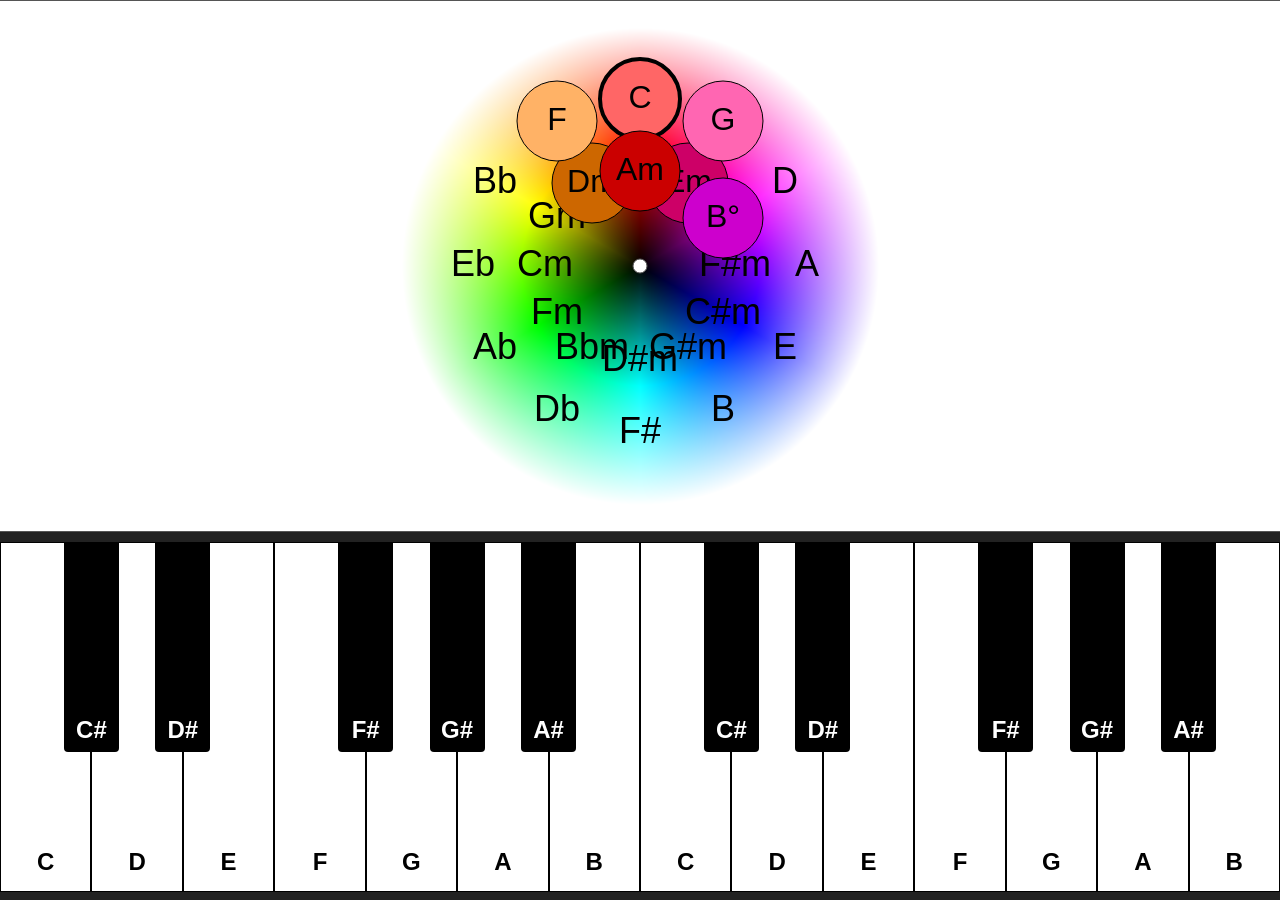
<file: c5.html>
<!DOCTYPE html>
<html>
<head>
<meta charset="UTF-8">
<style>
body {
    background: #222;
    color: white;
    font-family: sans-serif;
    display: flex;
    flex-direction: column;
    align-items: center;
    margin: 0;
    padding: 0;
}
canvas {
    background: #111;
    border: 1px solid #555;
    cursor: grab;
    touch-action: none;
}
canvas:active { cursor: grabbing; }

#keyboard-container {
    position: relative;
    width: 100%;
    height: 350px;
    margin-top: 10px;
}

.white {
    position: absolute;
    top: 0;
    border: 1px solid black;
    z-index: 1;
    box-sizing: border-box;
}
.black {
    position: absolute;
    top: 0;
    border-radius: 0 0 4px 4px;
    z-index: 2;
}
.key-label {
    position: absolute;
    width: 100%;
    text-align: center;
    font-weight: bold;
    user-select: none;
    bottom: 5%;
    line-height: 1;
}
.white .key-label { color: black; }
.black .key-label { color: white; }
</style>
</head>
<body>
<canvas id="wheel"></canvas>
<div id="keyboard-container"></div>

<script>
// ------------------- CONFIG -------------------
const pianoHeight = 350;
const outerRFactor = 0.7, innerRFactor = 0.4;
const FIFTHS_MAJOR = ["C","G","D","A","E","B","F#","Db","Ab","Eb","Bb","F"];
const RELATIVE_MINORS = ["Am","Em","Bm","F#m","C#m","G#m","D#m","Bbm","Fm","Cm","Gm","Dm"];
const SCALE_CHORDS = ["C","Dm","Em","F","G","Am","Bm"];
const SCALE_POSITIONS_ANGLE = [0,-30,30,-30,30,0,60];
const SCALE_POSITIONS_RADIUS = [outerRFactor,innerRFactor,innerRFactor,outerRFactor,outerRFactor,innerRFactor,innerRFactor];

// ------------------- CANVAS & CONTEXT -------------------
const canvas = document.getElementById("wheel");
const ctx = canvas.getContext("2d");
let cx, cy, maxR;
const bgCanvas = document.createElement("canvas");
const bgCtx = bgCanvas.getContext("2d");

// ------------------- RESIZE -------------------
function resizeCanvas(){
    const availableHeight = window.innerHeight - pianoHeight - 20;
    const width = window.innerWidth;
    const height = Math.min(width, availableHeight);
    canvas.width = width;
    canvas.height = height;
    cx = canvas.width/2;
    cy = canvas.height/2;
    maxR = height/2*0.9;
    bgCanvas.width = canvas.width;
    bgCanvas.height = canvas.height;
    drawBackground();
    redraw(true);
}
window.addEventListener("resize", resizeCanvas);

// ------------------- BACKGROUND -------------------
function drawBackground(){
    const imageData = bgCtx.createImageData(canvas.width, canvas.height);
    for(let y=0;y<canvas.height;y++){
        for(let x=0;x<canvas.width;x++){
            const dx=x-cx, dy=-(y-cy);
            const r=Math.sqrt(dx*dx+dy*dy)/maxR;
            const theta=Math.atan2(dy,dx);
            let hue=(theta*180/Math.PI+360-90)%360;
            const light=Math.min(1,r);
            const col=hslToRgb(hue/360,1,light);
            const idx=(y*canvas.width+x)*4;
            imageData.data[idx]=col[0];
            imageData.data[idx+1]=col[1];
            imageData.data[idx+2]=col[2];
            imageData.data[idx+3]=255;
        }
    }
    bgCtx.putImageData(imageData,0,0);
}

// ------------------- DRAGGING -------------------
let currentShift=0;
let dragging=false, startAngle=0;
function normalizeAngle(a){ while(a>=180)a-=360; while(a<-180)a+=360; return a;}
function getPointerAngle(x,y){ 
    const rect=canvas.getBoundingClientRect();
    const dx=x-rect.left-cx; 
    const dy=y-rect.top-cy; 
    return Math.atan2(dy,dx)*180/Math.PI; 
}
function startDrag(x,y){ dragging=true; startAngle=getPointerAngle(x,y)-currentShift; }
function moveDrag(x,y){ 
    if(!dragging) return; 
    const angle=getPointerAngle(x,y); 
    currentShift=normalizeAngle(angle-startAngle); 
    redraw(false); 
}
function endDrag(){ 
    if(!dragging) return; 
    dragging=false; 
    const targetShift = Math.round(currentShift/30)*30;
    smoothSnap(currentShift,targetShift); 
}
function smoothSnap(from,to){
    const duration=200; const startTime=performance.now();
    function step(now){
        const t=Math.min(1,(now-startTime)/duration);
        const eased=t*t*(3-2*t);
        currentShift = normalizeAngle(from + (to-from)*eased);
        redraw(false);
        if(t<1) requestAnimationFrame(step);
        else{ currentShift=to; redraw(true); }
    }
    requestAnimationFrame(step);
}

// ------------------- CIRCLES -------------------
function drawLabels(){
    const fontSize = 36;
    FIFTHS_MAJOR.forEach((chord,i)=>{
        const rad=outerRFactor*maxR;
        const angleRad=(i*30-90)*Math.PI/180;
        const x=Math.round(cx+rad*Math.cos(angleRad));
        const y=Math.round(cy+rad*Math.sin(angleRad));
        ctx.fillStyle="black";
        ctx.font=fontSize+"px sans-serif";
        ctx.textAlign="center";
        ctx.textBaseline="middle";
        ctx.fillText(chord,x,y);
    });
    RELATIVE_MINORS.forEach((chord,i)=>{
        const rad=innerRFactor*maxR;
        const angleRad=(i*30-90)*Math.PI/180;
        const x=Math.round(cx+rad*Math.cos(angleRad));
        const y=Math.round(cy+rad*Math.sin(angleRad));
        ctx.fillStyle="black";
        ctx.font=fontSize+"px sans-serif";
        ctx.textAlign="center";
        ctx.textBaseline="middle";
        ctx.fillText(chord,x,y);
    });
    ctx.beginPath();
    ctx.arc(cx,cy,7,0,2*Math.PI);
    ctx.fillStyle="white";
    ctx.fill();
    ctx.strokeStyle="#555";
    ctx.stroke();
}

const SHARP_TO_FLAT = {"C#":"Db","D#":"Eb","F#":"Gb","G#":"Ab","A#":"Bb"};
const FLAT_TO_SHARP = {"Db":"C#","Eb":"D#","Gb":"F#","Ab":"G#","Bb":"A#"};

function normalizeNoteForAcc(note, tonic) {
    const useFlats = tonic.includes("b") || tonic === "F";
    const useSharps = tonic.includes("#") || tonic === "B";

    if (useFlats) {
        if (note.includes("#")) return SHARP_TO_FLAT[note] || note;
        return note;
    } else if (useSharps) {
        if (note.includes("b")) return FLAT_TO_SHARP[note] || note;
        return note;
    } else {
        return note;
    }
}

// ------------------- DRAW CIRCLES -------------------
function drawCircles(showLabels){
    const fontSize = 32;
    const circleRadius = 40;

    const tonicIdx = Math.round(currentShift/30 + 12)%12;
    const tonic = FIFTHS_MAJOR[tonicIdx];

    SCALE_CHORDS.forEach((chord,i)=>{
        const radius = SCALE_POSITIONS_RADIUS[i]*maxR;
        let angleDeg = SCALE_POSITIONS_ANGLE[i]+currentShift;
        if(showLabels) angleDeg = Math.round(angleDeg/30)*30;
        const angleRad = (angleDeg-90)*Math.PI/180;
        const x = Math.round(cx + radius*Math.cos(angleRad));
        const y = Math.round(cy + radius*Math.sin(angleRad));
        const px = bgCtx.getImageData(x,y,1,1).data;
        const color = `rgb(${px[0]},${px[1]},${px[2]})`;
        ctx.beginPath();
        ctx.arc(x,y,circleRadius,0,2*Math.PI);
        ctx.fillStyle=color;
        ctx.fill();
        ctx.lineWidth=(radius===outerRFactor*maxR && i===0)?4:1;
        ctx.strokeStyle="#000";
        ctx.stroke();
        ctx.lineWidth=1;

        if(showLabels){
            let display="";
            const wheelStep=Math.round(angleDeg/30);
            const idx=(wheelStep+12)%12;
            if(radius===outerRFactor*maxR){
                display = normalizeNoteForAcc(FIFTHS_MAJOR[idx], tonic);
            } else {
                display = RELATIVE_MINORS[idx];
                if(i===SCALE_CHORDS.length-1) display = display.replace(/m$/,"\u00B0");
                const notePart = display.replace(/m$|°$/,"");
                display = display.replace(notePart, normalizeNoteForAcc(notePart, tonic));
            }
            ctx.fillStyle="black";
            ctx.font=fontSize+"px sans-serif";
            ctx.textAlign="center";
            ctx.textBaseline="middle";
            ctx.fillText(display,x,y);
        }
    });
}

// ------------------- PIANO -------------------
const container=document.getElementById("keyboard-container");
const WHITE_KEYS=["C","D","E","F","G","A","B"];
const BLACK_POS={"C#":0.7,"D#":1.7,"F#":3.7,"G#":4.7,"A#":5.7};
const OCTAVES=2;
const START_OCTAVE=4;
let pianoKeys=[];
function createPiano(){
    container.innerHTML = "";
    pianoKeys = [];
    const whiteCount=WHITE_KEYS.length*OCTAVES;
    const totalWidth=window.innerWidth;
    const whiteWidth=totalWidth/whiteCount;
    const blackWidth=whiteWidth*0.6;
    const labelFont = 24;
    for(let octave=START_OCTAVE;octave<START_OCTAVE+OCTAVES;octave++){
        for(let i=0;i<7;i++){
            const w = WHITE_KEYS[i];
            const key = document.createElement("div");
            key.className = "white";
            key.style.width = whiteWidth+"px";
            key.style.height = pianoHeight+"px";
            key.style.left = ((i+(octave-START_OCTAVE)*7)*whiteWidth)+"px";
            key.style.backgroundColor = "white";
            const label = document.createElement("div");
            label.className = "key-label";
            label.style.fontSize = labelFont+"px";
            label.innerText = w;
            key.appendChild(label);
            container.appendChild(key);
            pianoKeys.push({div:key,note:w,baseColor:"white"});
        }
        for(let [sharp,offset] of Object.entries(BLACK_POS)){
            const key = document.createElement("div");
            key.className = "black";
            key.style.width = blackWidth+"px";
            key.style.height = pianoHeight*0.6+"px";
            key.style.left = ((offset+(octave-START_OCTAVE)*7)*whiteWidth)+"px";
            key.style.backgroundColor = "black";
            const label = document.createElement("div");
            label.className = "key-label";
            label.style.fontSize = labelFont+"px";
            label.innerText = sharp;
            key.appendChild(label);
            container.appendChild(key);
            pianoKeys.push({div:key,note:sharp,baseColor:"black"});
        }
    }
}
window.addEventListener("resize", createPiano);

// ------------------- HIGHLIGHT PIANO -------------------
function highlightPiano(){
    const tonicIdx = Math.round(currentShift/30 + 12)%12;
    const tonic = FIFTHS_MAJOR[tonicIdx];

    let circleNotes = [];
    SCALE_CHORDS.forEach((chord,i)=>{
        const radius = SCALE_POSITIONS_RADIUS[i]*maxR;
        let angleDeg = Math.round((SCALE_POSITIONS_ANGLE[i]+currentShift)/30)*30;
        const idx = (angleDeg/30 + 12) % 12;
        let noteName = radius===outerRFactor*maxR ? FIFTHS_MAJOR[idx] : RELATIVE_MINORS[idx];
        if(i===SCALE_CHORDS.length-1 && radius===innerRFactor*maxR) noteName = noteName.replace(/m$/,"\u00B0");
        let noteForMatch = noteName.replace(/m$|°$/,"");
        noteForMatch = normalizeNoteForAcc(noteForMatch, tonic);
        circleNotes.push({note:noteForMatch,color:`rgb(${bgCtx.getImageData(cx+radius*Math.cos((angleDeg-90)*Math.PI/180),cy+radius*Math.sin((angleDeg-90)*Math.PI/180),1,1).data[0]},${bgCtx.getImageData(cx+radius*Math.cos((angleDeg-90)*Math.PI/180),cy+radius*Math.sin((angleDeg-90)*Math.PI/180),1,1).data[1]},${bgCtx.getImageData(cx+radius*Math.cos((angleDeg-90)*Math.PI/180),cy+radius*Math.sin((angleDeg-90)*Math.PI/180),1,1).data[2]})`});
    });

    pianoKeys.forEach(k=>{
        let normalized = k.note.replace(/m$|°$/,"");
        normalized = normalizeNoteForAcc(normalized, tonic);
        const match = circleNotes.find(cn => cn.note === normalized);
        const labelDiv = k.div.querySelector(".key-label");
        if(match){
            k.div.style.backgroundColor = match.color;
            labelDiv.style.color = "black";
        } else {
            k.div.style.backgroundColor = k.baseColor;
            labelDiv.style.color = k.baseColor==="black"?"white":"black";
        }
        if(k.baseColor==="black") labelDiv.innerText = normalizeNoteForAcc(k.note, tonic);
    });
}

// ------------------- REDRAW -------------------
function redraw(showLabels){
    ctx.clearRect(0,0,canvas.width,canvas.height);
    ctx.drawImage(bgCanvas,0,0);
    drawLabels();
    drawCircles(showLabels);
    highlightPiano();
}

// ------------------- INIT -------------------
canvas.addEventListener("mousedown",(e)=>startDrag(e.clientX,e.clientY));
canvas.addEventListener("mousemove",(e)=>moveDrag(e.clientX,e.clientY));
canvas.addEventListener("mouseup",()=>endDrag());
canvas.addEventListener("mouseleave",()=>endDrag());
canvas.addEventListener("touchstart",(e)=>{ e.preventDefault(); startDrag(e.touches[0].clientX,e.touches[0].clientY); });
canvas.addEventListener("touchmove",(e)=>{ e.preventDefault(); moveDrag(e.touches[0].clientX,e.touches[0].clientY); });
canvas.addEventListener("touchend",(e)=>{ e.preventDefault(); endDrag(); });
canvas.addEventListener("touchcancel",(e)=>{ e.preventDefault(); endDrag(); });

resizeCanvas();
createPiano();
redraw(true);

// ------------------- HSL TO RGB -------------------
function hslToRgb(h,s,l){
    let r,g,b;
    if(s===0){ r=g=b=l*255; }
    else{
        const hue2rgb=(p,q,t)=>{
            if(t<0)t+=1;if(t>1)t-=1;
            if(t<1/6) return p+(q-p)*6*t;
            if(t<1/2) return q;
            if(t<2/3) return p+(q-p)*(2/3-t)*6;
            return p;
        };
        const q = l<0.5?l*(1+s):l+s-l*s;
        const p = 2*l-q;
        r=hue2rgb(p,q,h+1/3)*255;
        g=hue2rgb(p,q,h)*255;
        b=hue2rgb(p,q,h-1/3)*255;
    }
    return [Math.round(r),Math.round(g),Math.round(b)];
}
</script>
</body>
</html>
</file>
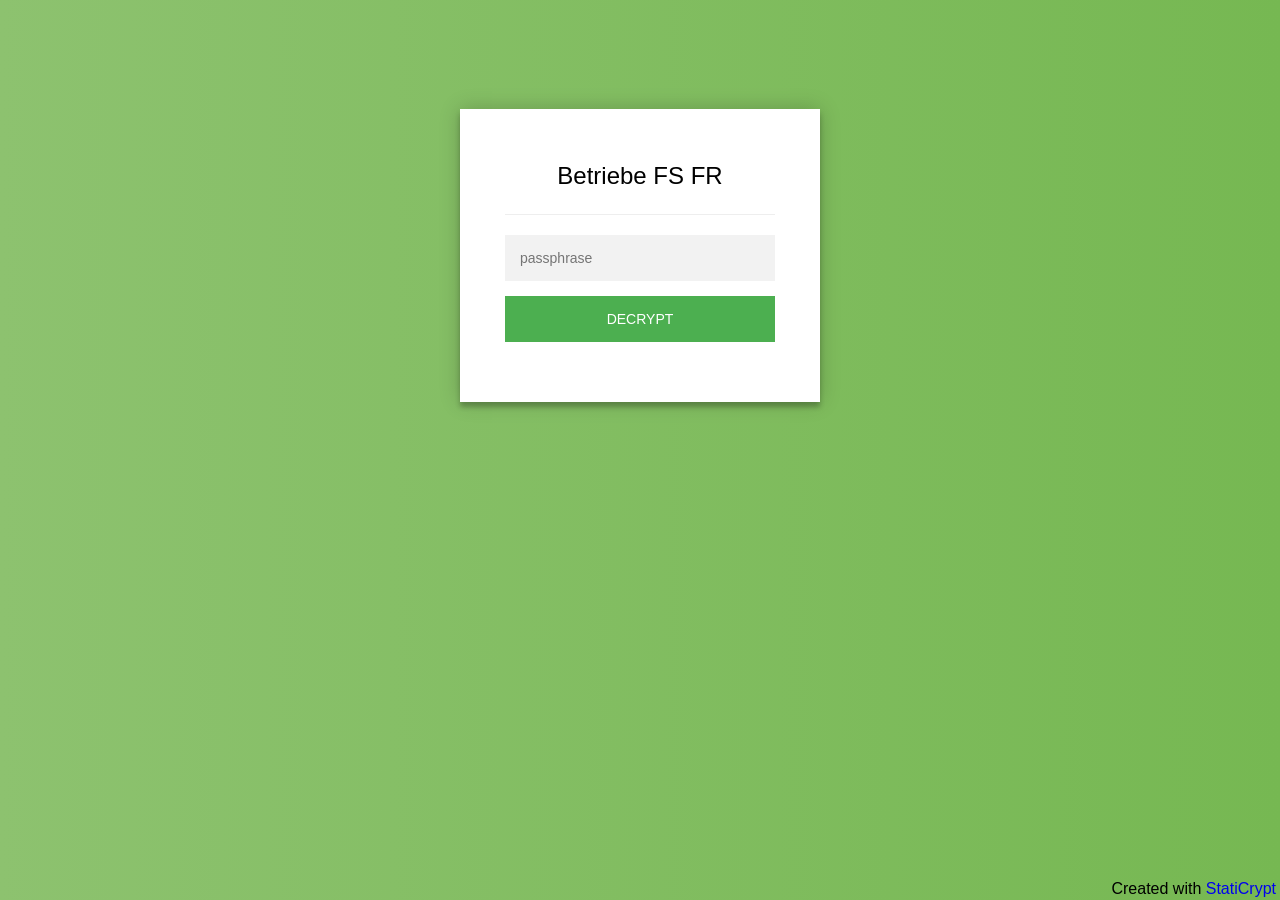
<file: fsfr.html>
<!doctype html>
<html class="staticrypt-html">
<head>
    <meta charset="utf-8">
    <title>Betriebe FS FR</title>
    <meta name="viewport" content="width=device-width, initial-scale=1">

    <!-- do not cache this page -->
    <meta http-equiv="cache-control" content="max-age=0"/>
    <meta http-equiv="cache-control" content="no-cache"/>
    <meta http-equiv="expires" content="0"/>
    <meta http-equiv="expires" content="Tue, 01 Jan 1980 1:00:00 GMT"/>
    <meta http-equiv="pragma" content="no-cache"/>

    <style>
        .staticrypt-hr {
            margin-top: 20px;
            margin-bottom: 20px;
            border: 0;
            border-top: 1px solid #eee;
        }

        .staticrypt-page {
            width: 360px;
            padding: 8% 0 0;
            margin: auto;
            box-sizing: border-box;
        }

        .staticrypt-form {
            position: relative;
            z-index: 1;
            background: #FFFFFF;
            max-width: 360px;
            margin: 0 auto 100px;
            padding: 45px;
            text-align: center;
            box-shadow: 0 0 20px 0 rgba(0, 0, 0, 0.2), 0 5px 5px 0 rgba(0, 0, 0, 0.24);
        }

        .staticrypt-form input {
            outline: 0;
            background: #f2f2f2;
            width: 100%;
            border: 0;
            margin: 0 0 15px;
            padding: 15px;
            box-sizing: border-box;
            font-size: 14px;
        }

        .staticrypt-form .staticrypt-decrypt-button {
            text-transform: uppercase;
            outline: 0;
            background: #4CAF50;
            width: 100%;
            border: 0;
            padding: 15px;
            color: #FFFFFF;
            font-size: 14px;
            cursor: pointer;
        }

        .staticrypt-form .staticrypt-decrypt-button:hover, .staticrypt-form .staticrypt-decrypt-button:active, .staticrypt-form .staticrypt-decrypt-button:focus {
            background: #43A047;
        }

        .staticrypt-html {
            height: 100%;
        }

        .staticrypt-body {
            margin-bottom: 1em;
            background: #76b852; /* fallback for old browsers */
            background: -webkit-linear-gradient(right, #76b852, #8DC26F);
            background: -moz-linear-gradient(right, #76b852, #8DC26F);
            background: -o-linear-gradient(right, #76b852, #8DC26F);
            background: linear-gradient(to left, #76b852, #8DC26F);
            font-family: "Arial", sans-serif;
            -webkit-font-smoothing: antialiased;
            -moz-osx-font-smoothing: grayscale;
        }

        .staticrypt-instructions {
            margin-top: -1em;
            margin-bottom: 1em;
        }

        .staticrypt-title {
            font-size: 1.5em;
        }

        .staticrypt-footer {
            position: fixed;
            height: 20px;
            font-size: 16px;
            padding: 2px;
            bottom: 0;
            left: 0;
            right: 0;
            margin-bottom: 0;
        }

        .staticrypt-footer p {
            margin: 2px;
            text-align: center;
            float: right;
        }

        .staticrypt-footer a {
            text-decoration: none;
        }
    </style>
</head>

<body class="staticrypt-body">
<div class="staticrypt-page">
    <div class="staticrypt-form">
        <div class="staticrypt-instructions">
            <p class="staticrypt-title">Betriebe FS FR</p>
            <p></p>
        </div>

        <hr class="staticrypt-hr">

        <form id="staticrypt-form" action="#" method="post">
            <input id="staticrypt-password"
                   type="password"
                   name="password"
                   placeholder="passphrase"
                   autofocus/>

            <input type="submit" class="staticrypt-decrypt-button" value="DECRYPT"/>
        </form>
    </div>

</div>
<footer class="staticrypt-footer">
    <p class="pull-right">Created with <a href="https://robinmoisson.github.io/staticrypt">StatiCrypt</a></p>
</footer>


<script>!function(t,r){"object"==typeof exports?module.exports=exports=r():"function"==typeof define&&define.amd?define([],r):t.CryptoJS=r()}(this,function(){var t=t||function(t,r){var e=Object.create||function(){function t(){}return function(r){var e;return t.prototype=r,e=new t,t.prototype=null,e}}(),i={},n=i.lib={},o=n.Base=function(){return{extend:function(t){var r=e(this);return t&&r.mixIn(t),r.hasOwnProperty("init")&&this.init!==r.init||(r.init=function(){r.$super.init.apply(this,arguments)}),r.init.prototype=r,r.$super=this,r},create:function(){var t=this.extend();return t.init.apply(t,arguments),t},init:function(){},mixIn:function(t){for(var r in t)t.hasOwnProperty(r)&&(this[r]=t[r]);t.hasOwnProperty("toString")&&(this.toString=t.toString)},clone:function(){return this.init.prototype.extend(this)}}}(),s=n.WordArray=o.extend({init:function(t,e){t=this.words=t||[],e!=r?this.sigBytes=e:this.sigBytes=4*t.length},toString:function(t){return(t||c).stringify(this)},concat:function(t){var r=this.words,e=t.words,i=this.sigBytes,n=t.sigBytes;if(this.clamp(),i%4)for(var o=0;o<n;o++){var s=e[o>>>2]>>>24-o%4*8&255;r[i+o>>>2]|=s<<24-(i+o)%4*8}else for(var o=0;o<n;o+=4)r[i+o>>>2]=e[o>>>2];return this.sigBytes+=n,this},clamp:function(){var r=this.words,e=this.sigBytes;r[e>>>2]&=4294967295<<32-e%4*8,r.length=t.ceil(e/4)},clone:function(){var t=o.clone.call(this);return t.words=this.words.slice(0),t},random:function(r){for(var e,i=[],n=function(r){var r=r,e=987654321,i=4294967295;return function(){e=36969*(65535&e)+(e>>16)&i,r=18e3*(65535&r)+(r>>16)&i;var n=(e<<16)+r&i;return n/=4294967296,n+=.5,n*(t.random()>.5?1:-1)}},o=0;o<r;o+=4){var a=n(4294967296*(e||t.random()));e=987654071*a(),i.push(4294967296*a()|0)}return new s.init(i,r)}}),a=i.enc={},c=a.Hex={stringify:function(t){for(var r=t.words,e=t.sigBytes,i=[],n=0;n<e;n++){var o=r[n>>>2]>>>24-n%4*8&255;i.push((o>>>4).toString(16)),i.push((15&o).toString(16))}return i.join("")},parse:function(t){for(var r=t.length,e=[],i=0;i<r;i+=2)e[i>>>3]|=parseInt(t.substr(i,2),16)<<24-i%8*4;return new s.init(e,r/2)}},h=a.Latin1={stringify:function(t){for(var r=t.words,e=t.sigBytes,i=[],n=0;n<e;n++){var o=r[n>>>2]>>>24-n%4*8&255;i.push(String.fromCharCode(o))}return i.join("")},parse:function(t){for(var r=t.length,e=[],i=0;i<r;i++)e[i>>>2]|=(255&t.charCodeAt(i))<<24-i%4*8;return new s.init(e,r)}},l=a.Utf8={stringify:function(t){try{return decodeURIComponent(escape(h.stringify(t)))}catch(t){throw new Error("Malformed UTF-8 data")}},parse:function(t){return h.parse(unescape(encodeURIComponent(t)))}},f=n.BufferedBlockAlgorithm=o.extend({reset:function(){this._data=new s.init,this._nDataBytes=0},_append:function(t){"string"==typeof t&&(t=l.parse(t)),this._data.concat(t),this._nDataBytes+=t.sigBytes},_process:function(r){var e=this._data,i=e.words,n=e.sigBytes,o=this.blockSize,a=4*o,c=n/a;c=r?t.ceil(c):t.max((0|c)-this._minBufferSize,0);var h=c*o,l=t.min(4*h,n);if(h){for(var f=0;f<h;f+=o)this._doProcessBlock(i,f);var u=i.splice(0,h);e.sigBytes-=l}return new s.init(u,l)},clone:function(){var t=o.clone.call(this);return t._data=this._data.clone(),t},_minBufferSize:0}),u=(n.Hasher=f.extend({cfg:o.extend(),init:function(t){this.cfg=this.cfg.extend(t),this.reset()},reset:function(){f.reset.call(this),this._doReset()},update:function(t){return this._append(t),this._process(),this},finalize:function(t){t&&this._append(t);var r=this._doFinalize();return r},blockSize:16,_createHelper:function(t){return function(r,e){return new t.init(e).finalize(r)}},_createHmacHelper:function(t){return function(r,e){return new u.HMAC.init(t,e).finalize(r)}}}),i.algo={});return i}(Math);return function(){function r(t,r,e){for(var i=[],o=0,s=0;s<r;s++)if(s%4){var a=e[t.charCodeAt(s-1)]<<s%4*2,c=e[t.charCodeAt(s)]>>>6-s%4*2;i[o>>>2]|=(a|c)<<24-o%4*8,o++}return n.create(i,o)}var e=t,i=e.lib,n=i.WordArray,o=e.enc;o.Base64={stringify:function(t){var r=t.words,e=t.sigBytes,i=this._map;t.clamp();for(var n=[],o=0;o<e;o+=3)for(var s=r[o>>>2]>>>24-o%4*8&255,a=r[o+1>>>2]>>>24-(o+1)%4*8&255,c=r[o+2>>>2]>>>24-(o+2)%4*8&255,h=s<<16|a<<8|c,l=0;l<4&&o+.75*l<e;l++)n.push(i.charAt(h>>>6*(3-l)&63));var f=i.charAt(64);if(f)for(;n.length%4;)n.push(f);return n.join("")},parse:function(t){var e=t.length,i=this._map,n=this._reverseMap;if(!n){n=this._reverseMap=[];for(var o=0;o<i.length;o++)n[i.charCodeAt(o)]=o}var s=i.charAt(64);if(s){var a=t.indexOf(s);a!==-1&&(e=a)}return r(t,e,n)},_map:"ABCDEFGHIJKLMNOPQRSTUVWXYZabcdefghijklmnopqrstuvwxyz0123456789+/="}}(),function(r){function e(t,r,e,i,n,o,s){var a=t+(r&e|~r&i)+n+s;return(a<<o|a>>>32-o)+r}function i(t,r,e,i,n,o,s){var a=t+(r&i|e&~i)+n+s;return(a<<o|a>>>32-o)+r}function n(t,r,e,i,n,o,s){var a=t+(r^e^i)+n+s;return(a<<o|a>>>32-o)+r}function o(t,r,e,i,n,o,s){var a=t+(e^(r|~i))+n+s;return(a<<o|a>>>32-o)+r}var s=t,a=s.lib,c=a.WordArray,h=a.Hasher,l=s.algo,f=[];!function(){for(var t=0;t<64;t++)f[t]=4294967296*r.abs(r.sin(t+1))|0}();var u=l.MD5=h.extend({_doReset:function(){this._hash=new c.init([1732584193,4023233417,2562383102,271733878])},_doProcessBlock:function(t,r){for(var s=0;s<16;s++){var a=r+s,c=t[a];t[a]=16711935&(c<<8|c>>>24)|4278255360&(c<<24|c>>>8)}var h=this._hash.words,l=t[r+0],u=t[r+1],d=t[r+2],v=t[r+3],p=t[r+4],_=t[r+5],y=t[r+6],g=t[r+7],B=t[r+8],w=t[r+9],k=t[r+10],S=t[r+11],m=t[r+12],x=t[r+13],b=t[r+14],H=t[r+15],z=h[0],A=h[1],C=h[2],D=h[3];z=e(z,A,C,D,l,7,f[0]),D=e(D,z,A,C,u,12,f[1]),C=e(C,D,z,A,d,17,f[2]),A=e(A,C,D,z,v,22,f[3]),z=e(z,A,C,D,p,7,f[4]),D=e(D,z,A,C,_,12,f[5]),C=e(C,D,z,A,y,17,f[6]),A=e(A,C,D,z,g,22,f[7]),z=e(z,A,C,D,B,7,f[8]),D=e(D,z,A,C,w,12,f[9]),C=e(C,D,z,A,k,17,f[10]),A=e(A,C,D,z,S,22,f[11]),z=e(z,A,C,D,m,7,f[12]),D=e(D,z,A,C,x,12,f[13]),C=e(C,D,z,A,b,17,f[14]),A=e(A,C,D,z,H,22,f[15]),z=i(z,A,C,D,u,5,f[16]),D=i(D,z,A,C,y,9,f[17]),C=i(C,D,z,A,S,14,f[18]),A=i(A,C,D,z,l,20,f[19]),z=i(z,A,C,D,_,5,f[20]),D=i(D,z,A,C,k,9,f[21]),C=i(C,D,z,A,H,14,f[22]),A=i(A,C,D,z,p,20,f[23]),z=i(z,A,C,D,w,5,f[24]),D=i(D,z,A,C,b,9,f[25]),C=i(C,D,z,A,v,14,f[26]),A=i(A,C,D,z,B,20,f[27]),z=i(z,A,C,D,x,5,f[28]),D=i(D,z,A,C,d,9,f[29]),C=i(C,D,z,A,g,14,f[30]),A=i(A,C,D,z,m,20,f[31]),z=n(z,A,C,D,_,4,f[32]),D=n(D,z,A,C,B,11,f[33]),C=n(C,D,z,A,S,16,f[34]),A=n(A,C,D,z,b,23,f[35]),z=n(z,A,C,D,u,4,f[36]),D=n(D,z,A,C,p,11,f[37]),C=n(C,D,z,A,g,16,f[38]),A=n(A,C,D,z,k,23,f[39]),z=n(z,A,C,D,x,4,f[40]),D=n(D,z,A,C,l,11,f[41]),C=n(C,D,z,A,v,16,f[42]),A=n(A,C,D,z,y,23,f[43]),z=n(z,A,C,D,w,4,f[44]),D=n(D,z,A,C,m,11,f[45]),C=n(C,D,z,A,H,16,f[46]),A=n(A,C,D,z,d,23,f[47]),z=o(z,A,C,D,l,6,f[48]),D=o(D,z,A,C,g,10,f[49]),C=o(C,D,z,A,b,15,f[50]),A=o(A,C,D,z,_,21,f[51]),z=o(z,A,C,D,m,6,f[52]),D=o(D,z,A,C,v,10,f[53]),C=o(C,D,z,A,k,15,f[54]),A=o(A,C,D,z,u,21,f[55]),z=o(z,A,C,D,B,6,f[56]),D=o(D,z,A,C,H,10,f[57]),C=o(C,D,z,A,y,15,f[58]),A=o(A,C,D,z,x,21,f[59]),z=o(z,A,C,D,p,6,f[60]),D=o(D,z,A,C,S,10,f[61]),C=o(C,D,z,A,d,15,f[62]),A=o(A,C,D,z,w,21,f[63]),h[0]=h[0]+z|0,h[1]=h[1]+A|0,h[2]=h[2]+C|0,h[3]=h[3]+D|0},_doFinalize:function(){var t=this._data,e=t.words,i=8*this._nDataBytes,n=8*t.sigBytes;e[n>>>5]|=128<<24-n%32;var o=r.floor(i/4294967296),s=i;e[(n+64>>>9<<4)+15]=16711935&(o<<8|o>>>24)|4278255360&(o<<24|o>>>8),e[(n+64>>>9<<4)+14]=16711935&(s<<8|s>>>24)|4278255360&(s<<24|s>>>8),t.sigBytes=4*(e.length+1),this._process();for(var a=this._hash,c=a.words,h=0;h<4;h++){var l=c[h];c[h]=16711935&(l<<8|l>>>24)|4278255360&(l<<24|l>>>8)}return a},clone:function(){var t=h.clone.call(this);return t._hash=this._hash.clone(),t}});s.MD5=h._createHelper(u),s.HmacMD5=h._createHmacHelper(u)}(Math),function(){var r=t,e=r.lib,i=e.WordArray,n=e.Hasher,o=r.algo,s=[],a=o.SHA1=n.extend({_doReset:function(){this._hash=new i.init([1732584193,4023233417,2562383102,271733878,3285377520])},_doProcessBlock:function(t,r){for(var e=this._hash.words,i=e[0],n=e[1],o=e[2],a=e[3],c=e[4],h=0;h<80;h++){if(h<16)s[h]=0|t[r+h];else{var l=s[h-3]^s[h-8]^s[h-14]^s[h-16];s[h]=l<<1|l>>>31}var f=(i<<5|i>>>27)+c+s[h];f+=h<20?(n&o|~n&a)+1518500249:h<40?(n^o^a)+1859775393:h<60?(n&o|n&a|o&a)-1894007588:(n^o^a)-899497514,c=a,a=o,o=n<<30|n>>>2,n=i,i=f}e[0]=e[0]+i|0,e[1]=e[1]+n|0,e[2]=e[2]+o|0,e[3]=e[3]+a|0,e[4]=e[4]+c|0},_doFinalize:function(){var t=this._data,r=t.words,e=8*this._nDataBytes,i=8*t.sigBytes;return r[i>>>5]|=128<<24-i%32,r[(i+64>>>9<<4)+14]=Math.floor(e/4294967296),r[(i+64>>>9<<4)+15]=e,t.sigBytes=4*r.length,this._process(),this._hash},clone:function(){var t=n.clone.call(this);return t._hash=this._hash.clone(),t}});r.SHA1=n._createHelper(a),r.HmacSHA1=n._createHmacHelper(a)}(),function(r){var e=t,i=e.lib,n=i.WordArray,o=i.Hasher,s=e.algo,a=[],c=[];!function(){function t(t){for(var e=r.sqrt(t),i=2;i<=e;i++)if(!(t%i))return!1;return!0}function e(t){return 4294967296*(t-(0|t))|0}for(var i=2,n=0;n<64;)t(i)&&(n<8&&(a[n]=e(r.pow(i,.5))),c[n]=e(r.pow(i,1/3)),n++),i++}();var h=[],l=s.SHA256=o.extend({_doReset:function(){this._hash=new n.init(a.slice(0))},_doProcessBlock:function(t,r){for(var e=this._hash.words,i=e[0],n=e[1],o=e[2],s=e[3],a=e[4],l=e[5],f=e[6],u=e[7],d=0;d<64;d++){if(d<16)h[d]=0|t[r+d];else{var v=h[d-15],p=(v<<25|v>>>7)^(v<<14|v>>>18)^v>>>3,_=h[d-2],y=(_<<15|_>>>17)^(_<<13|_>>>19)^_>>>10;h[d]=p+h[d-7]+y+h[d-16]}var g=a&l^~a&f,B=i&n^i&o^n&o,w=(i<<30|i>>>2)^(i<<19|i>>>13)^(i<<10|i>>>22),k=(a<<26|a>>>6)^(a<<21|a>>>11)^(a<<7|a>>>25),S=u+k+g+c[d]+h[d],m=w+B;u=f,f=l,l=a,a=s+S|0,s=o,o=n,n=i,i=S+m|0}e[0]=e[0]+i|0,e[1]=e[1]+n|0,e[2]=e[2]+o|0,e[3]=e[3]+s|0,e[4]=e[4]+a|0,e[5]=e[5]+l|0,e[6]=e[6]+f|0,e[7]=e[7]+u|0},_doFinalize:function(){var t=this._data,e=t.words,i=8*this._nDataBytes,n=8*t.sigBytes;return e[n>>>5]|=128<<24-n%32,e[(n+64>>>9<<4)+14]=r.floor(i/4294967296),e[(n+64>>>9<<4)+15]=i,t.sigBytes=4*e.length,this._process(),this._hash},clone:function(){var t=o.clone.call(this);return t._hash=this._hash.clone(),t}});e.SHA256=o._createHelper(l),e.HmacSHA256=o._createHmacHelper(l)}(Math),function(){function r(t){return t<<8&4278255360|t>>>8&16711935}var e=t,i=e.lib,n=i.WordArray,o=e.enc;o.Utf16=o.Utf16BE={stringify:function(t){for(var r=t.words,e=t.sigBytes,i=[],n=0;n<e;n+=2){var o=r[n>>>2]>>>16-n%4*8&65535;i.push(String.fromCharCode(o))}return i.join("")},parse:function(t){for(var r=t.length,e=[],i=0;i<r;i++)e[i>>>1]|=t.charCodeAt(i)<<16-i%2*16;return n.create(e,2*r)}};o.Utf16LE={stringify:function(t){for(var e=t.words,i=t.sigBytes,n=[],o=0;o<i;o+=2){var s=r(e[o>>>2]>>>16-o%4*8&65535);n.push(String.fromCharCode(s))}return n.join("")},parse:function(t){for(var e=t.length,i=[],o=0;o<e;o++)i[o>>>1]|=r(t.charCodeAt(o)<<16-o%2*16);return n.create(i,2*e)}}}(),function(){if("function"==typeof ArrayBuffer){var r=t,e=r.lib,i=e.WordArray,n=i.init,o=i.init=function(t){if(t instanceof ArrayBuffer&&(t=new Uint8Array(t)),(t instanceof Int8Array||"undefined"!=typeof Uint8ClampedArray&&t instanceof Uint8ClampedArray||t instanceof Int16Array||t instanceof Uint16Array||t instanceof Int32Array||t instanceof Uint32Array||t instanceof Float32Array||t instanceof Float64Array)&&(t=new Uint8Array(t.buffer,t.byteOffset,t.byteLength)),t instanceof Uint8Array){for(var r=t.byteLength,e=[],i=0;i<r;i++)e[i>>>2]|=t[i]<<24-i%4*8;n.call(this,e,r)}else n.apply(this,arguments)};o.prototype=i}}(),function(r){function e(t,r,e){return t^r^e}function i(t,r,e){return t&r|~t&e}function n(t,r,e){return(t|~r)^e}function o(t,r,e){return t&e|r&~e}function s(t,r,e){return t^(r|~e)}function a(t,r){return t<<r|t>>>32-r}var c=t,h=c.lib,l=h.WordArray,f=h.Hasher,u=c.algo,d=l.create([0,1,2,3,4,5,6,7,8,9,10,11,12,13,14,15,7,4,13,1,10,6,15,3,12,0,9,5,2,14,11,8,3,10,14,4,9,15,8,1,2,7,0,6,13,11,5,12,1,9,11,10,0,8,12,4,13,3,7,15,14,5,6,2,4,0,5,9,7,12,2,10,14,1,3,8,11,6,15,13]),v=l.create([5,14,7,0,9,2,11,4,13,6,15,8,1,10,3,12,6,11,3,7,0,13,5,10,14,15,8,12,4,9,1,2,15,5,1,3,7,14,6,9,11,8,12,2,10,0,4,13,8,6,4,1,3,11,15,0,5,12,2,13,9,7,10,14,12,15,10,4,1,5,8,7,6,2,13,14,0,3,9,11]),p=l.create([11,14,15,12,5,8,7,9,11,13,14,15,6,7,9,8,7,6,8,13,11,9,7,15,7,12,15,9,11,7,13,12,11,13,6,7,14,9,13,15,14,8,13,6,5,12,7,5,11,12,14,15,14,15,9,8,9,14,5,6,8,6,5,12,9,15,5,11,6,8,13,12,5,12,13,14,11,8,5,6]),_=l.create([8,9,9,11,13,15,15,5,7,7,8,11,14,14,12,6,9,13,15,7,12,8,9,11,7,7,12,7,6,15,13,11,9,7,15,11,8,6,6,14,12,13,5,14,13,13,7,5,15,5,8,11,14,14,6,14,6,9,12,9,12,5,15,8,8,5,12,9,12,5,14,6,8,13,6,5,15,13,11,11]),y=l.create([0,1518500249,1859775393,2400959708,2840853838]),g=l.create([1352829926,1548603684,1836072691,2053994217,0]),B=u.RIPEMD160=f.extend({_doReset:function(){this._hash=l.create([1732584193,4023233417,2562383102,271733878,3285377520])},_doProcessBlock:function(t,r){for(var c=0;c<16;c++){var h=r+c,l=t[h];t[h]=16711935&(l<<8|l>>>24)|4278255360&(l<<24|l>>>8)}var f,u,B,w,k,S,m,x,b,H,z=this._hash.words,A=y.words,C=g.words,D=d.words,R=v.words,E=p.words,M=_.words;S=f=z[0],m=u=z[1],x=B=z[2],b=w=z[3],H=k=z[4];for(var F,c=0;c<80;c+=1)F=f+t[r+D[c]]|0,F+=c<16?e(u,B,w)+A[0]:c<32?i(u,B,w)+A[1]:c<48?n(u,B,w)+A[2]:c<64?o(u,B,w)+A[3]:s(u,B,w)+A[4],F|=0,F=a(F,E[c]),F=F+k|0,f=k,k=w,w=a(B,10),B=u,u=F,F=S+t[r+R[c]]|0,F+=c<16?s(m,x,b)+C[0]:c<32?o(m,x,b)+C[1]:c<48?n(m,x,b)+C[2]:c<64?i(m,x,b)+C[3]:e(m,x,b)+C[4],F|=0,F=a(F,M[c]),F=F+H|0,S=H,H=b,b=a(x,10),x=m,m=F;F=z[1]+B+b|0,z[1]=z[2]+w+H|0,z[2]=z[3]+k+S|0,z[3]=z[4]+f+m|0,z[4]=z[0]+u+x|0,z[0]=F},_doFinalize:function(){var t=this._data,r=t.words,e=8*this._nDataBytes,i=8*t.sigBytes;r[i>>>5]|=128<<24-i%32,r[(i+64>>>9<<4)+14]=16711935&(e<<8|e>>>24)|4278255360&(e<<24|e>>>8),t.sigBytes=4*(r.length+1),this._process();for(var n=this._hash,o=n.words,s=0;s<5;s++){var a=o[s];o[s]=16711935&(a<<8|a>>>24)|4278255360&(a<<24|a>>>8)}return n},clone:function(){var t=f.clone.call(this);return t._hash=this._hash.clone(),t}});c.RIPEMD160=f._createHelper(B),c.HmacRIPEMD160=f._createHmacHelper(B)}(Math),function(){var r=t,e=r.lib,i=e.Base,n=r.enc,o=n.Utf8,s=r.algo;s.HMAC=i.extend({init:function(t,r){t=this._hasher=new t.init,"string"==typeof r&&(r=o.parse(r));var e=t.blockSize,i=4*e;r.sigBytes>i&&(r=t.finalize(r)),r.clamp();for(var n=this._oKey=r.clone(),s=this._iKey=r.clone(),a=n.words,c=s.words,h=0;h<e;h++)a[h]^=1549556828,c[h]^=909522486;n.sigBytes=s.sigBytes=i,this.reset()},reset:function(){var t=this._hasher;t.reset(),t.update(this._iKey)},update:function(t){return this._hasher.update(t),this},finalize:function(t){var r=this._hasher,e=r.finalize(t);r.reset();var i=r.finalize(this._oKey.clone().concat(e));return i}})}(),function(){var r=t,e=r.lib,i=e.Base,n=e.WordArray,o=r.algo,s=o.SHA1,a=o.HMAC,c=o.PBKDF2=i.extend({cfg:i.extend({keySize:4,hasher:s,iterations:1}),init:function(t){this.cfg=this.cfg.extend(t)},compute:function(t,r){for(var e=this.cfg,i=a.create(e.hasher,t),o=n.create(),s=n.create([1]),c=o.words,h=s.words,l=e.keySize,f=e.iterations;c.length<l;){var u=i.update(r).finalize(s);i.reset();for(var d=u.words,v=d.length,p=u,_=1;_<f;_++){p=i.finalize(p),i.reset();for(var y=p.words,g=0;g<v;g++)d[g]^=y[g]}o.concat(u),h[0]++}return o.sigBytes=4*l,o}});r.PBKDF2=function(t,r,e){return c.create(e).compute(t,r)}}(),function(){var r=t,e=r.lib,i=e.Base,n=e.WordArray,o=r.algo,s=o.MD5,a=o.EvpKDF=i.extend({cfg:i.extend({keySize:4,hasher:s,iterations:1}),init:function(t){this.cfg=this.cfg.extend(t)},compute:function(t,r){for(var e=this.cfg,i=e.hasher.create(),o=n.create(),s=o.words,a=e.keySize,c=e.iterations;s.length<a;){h&&i.update(h);var h=i.update(t).finalize(r);i.reset();for(var l=1;l<c;l++)h=i.finalize(h),i.reset();o.concat(h)}return o.sigBytes=4*a,o}});r.EvpKDF=function(t,r,e){return a.create(e).compute(t,r)}}(),function(){var r=t,e=r.lib,i=e.WordArray,n=r.algo,o=n.SHA256,s=n.SHA224=o.extend({_doReset:function(){this._hash=new i.init([3238371032,914150663,812702999,4144912697,4290775857,1750603025,1694076839,3204075428])},_doFinalize:function(){var t=o._doFinalize.call(this);return t.sigBytes-=4,t}});r.SHA224=o._createHelper(s),r.HmacSHA224=o._createHmacHelper(s)}(),function(r){var e=t,i=e.lib,n=i.Base,o=i.WordArray,s=e.x64={};s.Word=n.extend({init:function(t,r){this.high=t,this.low=r}}),s.WordArray=n.extend({init:function(t,e){t=this.words=t||[],e!=r?this.sigBytes=e:this.sigBytes=8*t.length},toX32:function(){for(var t=this.words,r=t.length,e=[],i=0;i<r;i++){var n=t[i];e.push(n.high),e.push(n.low)}return o.create(e,this.sigBytes)},clone:function(){for(var t=n.clone.call(this),r=t.words=this.words.slice(0),e=r.length,i=0;i<e;i++)r[i]=r[i].clone();return t}})}(),function(r){var e=t,i=e.lib,n=i.WordArray,o=i.Hasher,s=e.x64,a=s.Word,c=e.algo,h=[],l=[],f=[];!function(){for(var t=1,r=0,e=0;e<24;e++){h[t+5*r]=(e+1)*(e+2)/2%64;var i=r%5,n=(2*t+3*r)%5;t=i,r=n}for(var t=0;t<5;t++)for(var r=0;r<5;r++)l[t+5*r]=r+(2*t+3*r)%5*5;for(var o=1,s=0;s<24;s++){for(var c=0,u=0,d=0;d<7;d++){if(1&o){var v=(1<<d)-1;v<32?u^=1<<v:c^=1<<v-32}128&o?o=o<<1^113:o<<=1}f[s]=a.create(c,u)}}();var u=[];!function(){for(var t=0;t<25;t++)u[t]=a.create()}();var d=c.SHA3=o.extend({cfg:o.cfg.extend({outputLength:512}),_doReset:function(){for(var t=this._state=[],r=0;r<25;r++)t[r]=new a.init;this.blockSize=(1600-2*this.cfg.outputLength)/32},_doProcessBlock:function(t,r){for(var e=this._state,i=this.blockSize/2,n=0;n<i;n++){var o=t[r+2*n],s=t[r+2*n+1];o=16711935&(o<<8|o>>>24)|4278255360&(o<<24|o>>>8),s=16711935&(s<<8|s>>>24)|4278255360&(s<<24|s>>>8);var a=e[n];a.high^=s,a.low^=o}for(var c=0;c<24;c++){for(var d=0;d<5;d++){for(var v=0,p=0,_=0;_<5;_++){var a=e[d+5*_];v^=a.high,p^=a.low}var y=u[d];y.high=v,y.low=p}for(var d=0;d<5;d++)for(var g=u[(d+4)%5],B=u[(d+1)%5],w=B.high,k=B.low,v=g.high^(w<<1|k>>>31),p=g.low^(k<<1|w>>>31),_=0;_<5;_++){var a=e[d+5*_];a.high^=v,a.low^=p}for(var S=1;S<25;S++){var a=e[S],m=a.high,x=a.low,b=h[S];if(b<32)var v=m<<b|x>>>32-b,p=x<<b|m>>>32-b;else var v=x<<b-32|m>>>64-b,p=m<<b-32|x>>>64-b;var H=u[l[S]];H.high=v,H.low=p}var z=u[0],A=e[0];z.high=A.high,z.low=A.low;for(var d=0;d<5;d++)for(var _=0;_<5;_++){var S=d+5*_,a=e[S],C=u[S],D=u[(d+1)%5+5*_],R=u[(d+2)%5+5*_];a.high=C.high^~D.high&R.high,a.low=C.low^~D.low&R.low}var a=e[0],E=f[c];a.high^=E.high,a.low^=E.low}},_doFinalize:function(){var t=this._data,e=t.words,i=(8*this._nDataBytes,8*t.sigBytes),o=32*this.blockSize;e[i>>>5]|=1<<24-i%32,e[(r.ceil((i+1)/o)*o>>>5)-1]|=128,t.sigBytes=4*e.length,this._process();for(var s=this._state,a=this.cfg.outputLength/8,c=a/8,h=[],l=0;l<c;l++){var f=s[l],u=f.high,d=f.low;u=16711935&(u<<8|u>>>24)|4278255360&(u<<24|u>>>8),d=16711935&(d<<8|d>>>24)|4278255360&(d<<24|d>>>8),h.push(d),h.push(u)}return new n.init(h,a)},clone:function(){for(var t=o.clone.call(this),r=t._state=this._state.slice(0),e=0;e<25;e++)r[e]=r[e].clone();return t}});e.SHA3=o._createHelper(d),e.HmacSHA3=o._createHmacHelper(d)}(Math),function(){function r(){return s.create.apply(s,arguments)}var e=t,i=e.lib,n=i.Hasher,o=e.x64,s=o.Word,a=o.WordArray,c=e.algo,h=[r(1116352408,3609767458),r(1899447441,602891725),r(3049323471,3964484399),r(3921009573,2173295548),r(961987163,4081628472),r(1508970993,3053834265),r(2453635748,2937671579),r(2870763221,3664609560),r(3624381080,2734883394),r(310598401,1164996542),r(607225278,1323610764),r(1426881987,3590304994),r(1925078388,4068182383),r(2162078206,991336113),r(2614888103,633803317),r(3248222580,3479774868),r(3835390401,2666613458),r(4022224774,944711139),r(264347078,2341262773),r(604807628,2007800933),r(770255983,1495990901),r(1249150122,1856431235),r(1555081692,3175218132),r(1996064986,2198950837),r(2554220882,3999719339),r(2821834349,766784016),r(2952996808,2566594879),r(3210313671,3203337956),r(3336571891,1034457026),r(3584528711,2466948901),r(113926993,3758326383),r(338241895,168717936),r(666307205,1188179964),r(773529912,1546045734),r(1294757372,1522805485),r(1396182291,2643833823),r(1695183700,2343527390),r(1986661051,1014477480),r(2177026350,1206759142),r(2456956037,344077627),r(2730485921,1290863460),r(2820302411,3158454273),r(3259730800,3505952657),r(3345764771,106217008),r(3516065817,3606008344),r(3600352804,1432725776),r(4094571909,1467031594),r(275423344,851169720),r(430227734,3100823752),r(506948616,1363258195),r(659060556,3750685593),r(883997877,3785050280),r(958139571,3318307427),r(1322822218,3812723403),r(1537002063,2003034995),r(1747873779,3602036899),r(1955562222,1575990012),r(2024104815,1125592928),r(2227730452,2716904306),r(2361852424,442776044),r(2428436474,593698344),r(2756734187,3733110249),r(3204031479,2999351573),r(3329325298,3815920427),r(3391569614,3928383900),r(3515267271,566280711),r(3940187606,3454069534),r(4118630271,4000239992),r(116418474,1914138554),r(174292421,2731055270),r(289380356,3203993006),r(460393269,320620315),r(685471733,587496836),r(852142971,1086792851),r(1017036298,365543100),r(1126000580,2618297676),r(1288033470,3409855158),r(1501505948,4234509866),r(1607167915,987167468),r(1816402316,1246189591)],l=[];!function(){for(var t=0;t<80;t++)l[t]=r()}();var f=c.SHA512=n.extend({_doReset:function(){this._hash=new a.init([new s.init(1779033703,4089235720),new s.init(3144134277,2227873595),new s.init(1013904242,4271175723),new s.init(2773480762,1595750129),new s.init(1359893119,2917565137),new s.init(2600822924,725511199),new s.init(528734635,4215389547),new s.init(1541459225,327033209)])},_doProcessBlock:function(t,r){for(var e=this._hash.words,i=e[0],n=e[1],o=e[2],s=e[3],a=e[4],c=e[5],f=e[6],u=e[7],d=i.high,v=i.low,p=n.high,_=n.low,y=o.high,g=o.low,B=s.high,w=s.low,k=a.high,S=a.low,m=c.high,x=c.low,b=f.high,H=f.low,z=u.high,A=u.low,C=d,D=v,R=p,E=_,M=y,F=g,P=B,W=w,O=k,U=S,I=m,K=x,X=b,L=H,j=z,N=A,T=0;T<80;T++){var Z=l[T];if(T<16)var q=Z.high=0|t[r+2*T],G=Z.low=0|t[r+2*T+1];else{var J=l[T-15],$=J.high,Q=J.low,V=($>>>1|Q<<31)^($>>>8|Q<<24)^$>>>7,Y=(Q>>>1|$<<31)^(Q>>>8|$<<24)^(Q>>>7|$<<25),tt=l[T-2],rt=tt.high,et=tt.low,it=(rt>>>19|et<<13)^(rt<<3|et>>>29)^rt>>>6,nt=(et>>>19|rt<<13)^(et<<3|rt>>>29)^(et>>>6|rt<<26),ot=l[T-7],st=ot.high,at=ot.low,ct=l[T-16],ht=ct.high,lt=ct.low,G=Y+at,q=V+st+(G>>>0<Y>>>0?1:0),G=G+nt,q=q+it+(G>>>0<nt>>>0?1:0),G=G+lt,q=q+ht+(G>>>0<lt>>>0?1:0);Z.high=q,Z.low=G}var ft=O&I^~O&X,ut=U&K^~U&L,dt=C&R^C&M^R&M,vt=D&E^D&F^E&F,pt=(C>>>28|D<<4)^(C<<30|D>>>2)^(C<<25|D>>>7),_t=(D>>>28|C<<4)^(D<<30|C>>>2)^(D<<25|C>>>7),yt=(O>>>14|U<<18)^(O>>>18|U<<14)^(O<<23|U>>>9),gt=(U>>>14|O<<18)^(U>>>18|O<<14)^(U<<23|O>>>9),Bt=h[T],wt=Bt.high,kt=Bt.low,St=N+gt,mt=j+yt+(St>>>0<N>>>0?1:0),St=St+ut,mt=mt+ft+(St>>>0<ut>>>0?1:0),St=St+kt,mt=mt+wt+(St>>>0<kt>>>0?1:0),St=St+G,mt=mt+q+(St>>>0<G>>>0?1:0),xt=_t+vt,bt=pt+dt+(xt>>>0<_t>>>0?1:0);j=X,N=L,X=I,L=K,I=O,K=U,U=W+St|0,O=P+mt+(U>>>0<W>>>0?1:0)|0,P=M,W=F,M=R,F=E,R=C,E=D,D=St+xt|0,C=mt+bt+(D>>>0<St>>>0?1:0)|0}v=i.low=v+D,i.high=d+C+(v>>>0<D>>>0?1:0),_=n.low=_+E,n.high=p+R+(_>>>0<E>>>0?1:0),g=o.low=g+F,o.high=y+M+(g>>>0<F>>>0?1:0),w=s.low=w+W,s.high=B+P+(w>>>0<W>>>0?1:0),S=a.low=S+U,a.high=k+O+(S>>>0<U>>>0?1:0),x=c.low=x+K,c.high=m+I+(x>>>0<K>>>0?1:0),H=f.low=H+L,f.high=b+X+(H>>>0<L>>>0?1:0),A=u.low=A+N,u.high=z+j+(A>>>0<N>>>0?1:0)},_doFinalize:function(){var t=this._data,r=t.words,e=8*this._nDataBytes,i=8*t.sigBytes;r[i>>>5]|=128<<24-i%32,r[(i+128>>>10<<5)+30]=Math.floor(e/4294967296),r[(i+128>>>10<<5)+31]=e,t.sigBytes=4*r.length,this._process();var n=this._hash.toX32();return n},clone:function(){var t=n.clone.call(this);return t._hash=this._hash.clone(),t},blockSize:32});e.SHA512=n._createHelper(f),e.HmacSHA512=n._createHmacHelper(f)}(),function(){var r=t,e=r.x64,i=e.Word,n=e.WordArray,o=r.algo,s=o.SHA512,a=o.SHA384=s.extend({_doReset:function(){this._hash=new n.init([new i.init(3418070365,3238371032),new i.init(1654270250,914150663),new i.init(2438529370,812702999),new i.init(355462360,4144912697),new i.init(1731405415,4290775857),new i.init(2394180231,1750603025),new i.init(3675008525,1694076839),new i.init(1203062813,3204075428)])},_doFinalize:function(){var t=s._doFinalize.call(this);return t.sigBytes-=16,t}});r.SHA384=s._createHelper(a),r.HmacSHA384=s._createHmacHelper(a)}(),t.lib.Cipher||function(r){var e=t,i=e.lib,n=i.Base,o=i.WordArray,s=i.BufferedBlockAlgorithm,a=e.enc,c=(a.Utf8,a.Base64),h=e.algo,l=h.EvpKDF,f=i.Cipher=s.extend({cfg:n.extend(),createEncryptor:function(t,r){return this.create(this._ENC_XFORM_MODE,t,r)},createDecryptor:function(t,r){return this.create(this._DEC_XFORM_MODE,t,r)},init:function(t,r,e){this.cfg=this.cfg.extend(e),this._xformMode=t,this._key=r,this.reset()},reset:function(){s.reset.call(this),this._doReset()},process:function(t){return this._append(t),this._process()},finalize:function(t){t&&this._append(t);var r=this._doFinalize();return r},keySize:4,ivSize:4,_ENC_XFORM_MODE:1,_DEC_XFORM_MODE:2,_createHelper:function(){function t(t){return"string"==typeof t?m:w}return function(r){return{encrypt:function(e,i,n){return t(i).encrypt(r,e,i,n)},decrypt:function(e,i,n){return t(i).decrypt(r,e,i,n)}}}}()}),u=(i.StreamCipher=f.extend({_doFinalize:function(){var t=this._process(!0);return t},blockSize:1}),e.mode={}),d=i.BlockCipherMode=n.extend({createEncryptor:function(t,r){return this.Encryptor.create(t,r)},createDecryptor:function(t,r){return this.Decryptor.create(t,r)},init:function(t,r){this._cipher=t,this._iv=r}}),v=u.CBC=function(){function t(t,e,i){var n=this._iv;if(n){var o=n;this._iv=r}else var o=this._prevBlock;for(var s=0;s<i;s++)t[e+s]^=o[s]}var e=d.extend();return e.Encryptor=e.extend({processBlock:function(r,e){var i=this._cipher,n=i.blockSize;t.call(this,r,e,n),i.encryptBlock(r,e),this._prevBlock=r.slice(e,e+n)}}),e.Decryptor=e.extend({processBlock:function(r,e){var i=this._cipher,n=i.blockSize,o=r.slice(e,e+n);i.decryptBlock(r,e),t.call(this,r,e,n),this._prevBlock=o}}),e}(),p=e.pad={},_=p.Pkcs7={pad:function(t,r){for(var e=4*r,i=e-t.sigBytes%e,n=i<<24|i<<16|i<<8|i,s=[],a=0;a<i;a+=4)s.push(n);var c=o.create(s,i);t.concat(c)},unpad:function(t){var r=255&t.words[t.sigBytes-1>>>2];t.sigBytes-=r}},y=(i.BlockCipher=f.extend({cfg:f.cfg.extend({mode:v,padding:_}),reset:function(){f.reset.call(this);var t=this.cfg,r=t.iv,e=t.mode;if(this._xformMode==this._ENC_XFORM_MODE)var i=e.createEncryptor;else{var i=e.createDecryptor;this._minBufferSize=1}this._mode&&this._mode.__creator==i?this._mode.init(this,r&&r.words):(this._mode=i.call(e,this,r&&r.words),this._mode.__creator=i)},_doProcessBlock:function(t,r){this._mode.processBlock(t,r)},_doFinalize:function(){var t=this.cfg.padding;if(this._xformMode==this._ENC_XFORM_MODE){t.pad(this._data,this.blockSize);var r=this._process(!0)}else{var r=this._process(!0);t.unpad(r)}return r},blockSize:4}),i.CipherParams=n.extend({init:function(t){this.mixIn(t)},toString:function(t){return(t||this.formatter).stringify(this)}})),g=e.format={},B=g.OpenSSL={stringify:function(t){var r=t.ciphertext,e=t.salt;if(e)var i=o.create([1398893684,1701076831]).concat(e).concat(r);else var i=r;return i.toString(c)},parse:function(t){var r=c.parse(t),e=r.words;if(1398893684==e[0]&&1701076831==e[1]){var i=o.create(e.slice(2,4));e.splice(0,4),r.sigBytes-=16}return y.create({ciphertext:r,salt:i})}},w=i.SerializableCipher=n.extend({cfg:n.extend({format:B}),encrypt:function(t,r,e,i){i=this.cfg.extend(i);var n=t.createEncryptor(e,i),o=n.finalize(r),s=n.cfg;return y.create({ciphertext:o,key:e,iv:s.iv,algorithm:t,mode:s.mode,padding:s.padding,blockSize:t.blockSize,formatter:i.format})},decrypt:function(t,r,e,i){i=this.cfg.extend(i),r=this._parse(r,i.format);var n=t.createDecryptor(e,i).finalize(r.ciphertext);return n},_parse:function(t,r){return"string"==typeof t?r.parse(t,this):t}}),k=e.kdf={},S=k.OpenSSL={execute:function(t,r,e,i){i||(i=o.random(8));var n=l.create({keySize:r+e}).compute(t,i),s=o.create(n.words.slice(r),4*e);return n.sigBytes=4*r,y.create({key:n,iv:s,salt:i})}},m=i.PasswordBasedCipher=w.extend({cfg:w.cfg.extend({kdf:S}),encrypt:function(t,r,e,i){i=this.cfg.extend(i);var n=i.kdf.execute(e,t.keySize,t.ivSize);i.iv=n.iv;var o=w.encrypt.call(this,t,r,n.key,i);return o.mixIn(n),o},decrypt:function(t,r,e,i){i=this.cfg.extend(i),r=this._parse(r,i.format);var n=i.kdf.execute(e,t.keySize,t.ivSize,r.salt);i.iv=n.iv;var o=w.decrypt.call(this,t,r,n.key,i);return o}})}(),t.mode.CFB=function(){function r(t,r,e,i){var n=this._iv;if(n){var o=n.slice(0);this._iv=void 0}else var o=this._prevBlock;i.encryptBlock(o,0);for(var s=0;s<e;s++)t[r+s]^=o[s]}var e=t.lib.BlockCipherMode.extend();return e.Encryptor=e.extend({processBlock:function(t,e){var i=this._cipher,n=i.blockSize;r.call(this,t,e,n,i),this._prevBlock=t.slice(e,e+n)}}),e.Decryptor=e.extend({processBlock:function(t,e){var i=this._cipher,n=i.blockSize,o=t.slice(e,e+n);r.call(this,t,e,n,i),this._prevBlock=o}}),e}(),t.mode.ECB=function(){var r=t.lib.BlockCipherMode.extend();return r.Encryptor=r.extend({processBlock:function(t,r){this._cipher.encryptBlock(t,r)}}),r.Decryptor=r.extend({processBlock:function(t,r){this._cipher.decryptBlock(t,r)}}),r}(),t.pad.AnsiX923={pad:function(t,r){var e=t.sigBytes,i=4*r,n=i-e%i,o=e+n-1;t.clamp(),t.words[o>>>2]|=n<<24-o%4*8,t.sigBytes+=n},unpad:function(t){var r=255&t.words[t.sigBytes-1>>>2];t.sigBytes-=r}},t.pad.Iso10126={pad:function(r,e){var i=4*e,n=i-r.sigBytes%i;r.concat(t.lib.WordArray.random(n-1)).concat(t.lib.WordArray.create([n<<24],1))},unpad:function(t){var r=255&t.words[t.sigBytes-1>>>2];t.sigBytes-=r}},t.pad.Iso97971={pad:function(r,e){r.concat(t.lib.WordArray.create([2147483648],1)),t.pad.ZeroPadding.pad(r,e)},unpad:function(r){t.pad.ZeroPadding.unpad(r),r.sigBytes--}},t.mode.OFB=function(){var r=t.lib.BlockCipherMode.extend(),e=r.Encryptor=r.extend({processBlock:function(t,r){var e=this._cipher,i=e.blockSize,n=this._iv,o=this._keystream;n&&(o=this._keystream=n.slice(0),this._iv=void 0),e.encryptBlock(o,0);for(var s=0;s<i;s++)t[r+s]^=o[s]}});return r.Decryptor=e,r}(),t.pad.NoPadding={pad:function(){},unpad:function(){}},function(r){var e=t,i=e.lib,n=i.CipherParams,o=e.enc,s=o.Hex,a=e.format;a.Hex={stringify:function(t){return t.ciphertext.toString(s)},parse:function(t){var r=s.parse(t);return n.create({ciphertext:r})}}}(),function(){var r=t,e=r.lib,i=e.BlockCipher,n=r.algo,o=[],s=[],a=[],c=[],h=[],l=[],f=[],u=[],d=[],v=[];!function(){for(var t=[],r=0;r<256;r++)r<128?t[r]=r<<1:t[r]=r<<1^283;for(var e=0,i=0,r=0;r<256;r++){var n=i^i<<1^i<<2^i<<3^i<<4;n=n>>>8^255&n^99,o[e]=n,s[n]=e;var p=t[e],_=t[p],y=t[_],g=257*t[n]^16843008*n;a[e]=g<<24|g>>>8,c[e]=g<<16|g>>>16,h[e]=g<<8|g>>>24,l[e]=g;var g=16843009*y^65537*_^257*p^16843008*e;f[n]=g<<24|g>>>8,u[n]=g<<16|g>>>16,d[n]=g<<8|g>>>24,v[n]=g,e?(e=p^t[t[t[y^p]]],i^=t[t[i]]):e=i=1}}();var p=[0,1,2,4,8,16,32,64,128,27,54],_=n.AES=i.extend({_doReset:function(){if(!this._nRounds||this._keyPriorReset!==this._key){for(var t=this._keyPriorReset=this._key,r=t.words,e=t.sigBytes/4,i=this._nRounds=e+6,n=4*(i+1),s=this._keySchedule=[],a=0;a<n;a++)if(a<e)s[a]=r[a];else{var c=s[a-1];a%e?e>6&&a%e==4&&(c=o[c>>>24]<<24|o[c>>>16&255]<<16|o[c>>>8&255]<<8|o[255&c]):(c=c<<8|c>>>24,c=o[c>>>24]<<24|o[c>>>16&255]<<16|o[c>>>8&255]<<8|o[255&c],c^=p[a/e|0]<<24),s[a]=s[a-e]^c}for(var h=this._invKeySchedule=[],l=0;l<n;l++){var a=n-l;if(l%4)var c=s[a];else var c=s[a-4];l<4||a<=4?h[l]=c:h[l]=f[o[c>>>24]]^u[o[c>>>16&255]]^d[o[c>>>8&255]]^v[o[255&c]]}}},encryptBlock:function(t,r){this._doCryptBlock(t,r,this._keySchedule,a,c,h,l,o)},decryptBlock:function(t,r){var e=t[r+1];t[r+1]=t[r+3],t[r+3]=e,this._doCryptBlock(t,r,this._invKeySchedule,f,u,d,v,s);var e=t[r+1];t[r+1]=t[r+3],t[r+3]=e},_doCryptBlock:function(t,r,e,i,n,o,s,a){for(var c=this._nRounds,h=t[r]^e[0],l=t[r+1]^e[1],f=t[r+2]^e[2],u=t[r+3]^e[3],d=4,v=1;v<c;v++){var p=i[h>>>24]^n[l>>>16&255]^o[f>>>8&255]^s[255&u]^e[d++],_=i[l>>>24]^n[f>>>16&255]^o[u>>>8&255]^s[255&h]^e[d++],y=i[f>>>24]^n[u>>>16&255]^o[h>>>8&255]^s[255&l]^e[d++],g=i[u>>>24]^n[h>>>16&255]^o[l>>>8&255]^s[255&f]^e[d++];h=p,l=_,f=y,u=g}var p=(a[h>>>24]<<24|a[l>>>16&255]<<16|a[f>>>8&255]<<8|a[255&u])^e[d++],_=(a[l>>>24]<<24|a[f>>>16&255]<<16|a[u>>>8&255]<<8|a[255&h])^e[d++],y=(a[f>>>24]<<24|a[u>>>16&255]<<16|a[h>>>8&255]<<8|a[255&l])^e[d++],g=(a[u>>>24]<<24|a[h>>>16&255]<<16|a[l>>>8&255]<<8|a[255&f])^e[d++];t[r]=p,t[r+1]=_,t[r+2]=y,t[r+3]=g},keySize:8});r.AES=i._createHelper(_)}(),function(){function r(t,r){var e=(this._lBlock>>>t^this._rBlock)&r;this._rBlock^=e,this._lBlock^=e<<t}function e(t,r){var e=(this._rBlock>>>t^this._lBlock)&r;this._lBlock^=e,this._rBlock^=e<<t;
}var i=t,n=i.lib,o=n.WordArray,s=n.BlockCipher,a=i.algo,c=[57,49,41,33,25,17,9,1,58,50,42,34,26,18,10,2,59,51,43,35,27,19,11,3,60,52,44,36,63,55,47,39,31,23,15,7,62,54,46,38,30,22,14,6,61,53,45,37,29,21,13,5,28,20,12,4],h=[14,17,11,24,1,5,3,28,15,6,21,10,23,19,12,4,26,8,16,7,27,20,13,2,41,52,31,37,47,55,30,40,51,45,33,48,44,49,39,56,34,53,46,42,50,36,29,32],l=[1,2,4,6,8,10,12,14,15,17,19,21,23,25,27,28],f=[{0:8421888,268435456:32768,536870912:8421378,805306368:2,1073741824:512,1342177280:8421890,1610612736:8389122,1879048192:8388608,2147483648:514,2415919104:8389120,2684354560:33280,2952790016:8421376,3221225472:32770,3489660928:8388610,3758096384:0,4026531840:33282,134217728:0,402653184:8421890,671088640:33282,939524096:32768,1207959552:8421888,1476395008:512,1744830464:8421378,2013265920:2,2281701376:8389120,2550136832:33280,2818572288:8421376,3087007744:8389122,3355443200:8388610,3623878656:32770,3892314112:514,4160749568:8388608,1:32768,268435457:2,536870913:8421888,805306369:8388608,1073741825:8421378,1342177281:33280,1610612737:512,1879048193:8389122,2147483649:8421890,2415919105:8421376,2684354561:8388610,2952790017:33282,3221225473:514,3489660929:8389120,3758096385:32770,4026531841:0,134217729:8421890,402653185:8421376,671088641:8388608,939524097:512,1207959553:32768,1476395009:8388610,1744830465:2,2013265921:33282,2281701377:32770,2550136833:8389122,2818572289:514,3087007745:8421888,3355443201:8389120,3623878657:0,3892314113:33280,4160749569:8421378},{0:1074282512,16777216:16384,33554432:524288,50331648:1074266128,67108864:1073741840,83886080:1074282496,100663296:1073758208,117440512:16,134217728:540672,150994944:1073758224,167772160:1073741824,184549376:540688,201326592:524304,218103808:0,234881024:16400,251658240:1074266112,8388608:1073758208,25165824:540688,41943040:16,58720256:1073758224,75497472:1074282512,92274688:1073741824,109051904:524288,125829120:1074266128,142606336:524304,159383552:0,176160768:16384,192937984:1074266112,209715200:1073741840,226492416:540672,243269632:1074282496,260046848:16400,268435456:0,285212672:1074266128,301989888:1073758224,318767104:1074282496,335544320:1074266112,352321536:16,369098752:540688,385875968:16384,402653184:16400,419430400:524288,436207616:524304,452984832:1073741840,469762048:540672,486539264:1073758208,503316480:1073741824,520093696:1074282512,276824064:540688,293601280:524288,310378496:1074266112,327155712:16384,343932928:1073758208,360710144:1074282512,377487360:16,394264576:1073741824,411041792:1074282496,427819008:1073741840,444596224:1073758224,461373440:524304,478150656:0,494927872:16400,511705088:1074266128,528482304:540672},{0:260,1048576:0,2097152:67109120,3145728:65796,4194304:65540,5242880:67108868,6291456:67174660,7340032:67174400,8388608:67108864,9437184:67174656,10485760:65792,11534336:67174404,12582912:67109124,13631488:65536,14680064:4,15728640:256,524288:67174656,1572864:67174404,2621440:0,3670016:67109120,4718592:67108868,5767168:65536,6815744:65540,7864320:260,8912896:4,9961472:256,11010048:67174400,12058624:65796,13107200:65792,14155776:67109124,15204352:67174660,16252928:67108864,16777216:67174656,17825792:65540,18874368:65536,19922944:67109120,20971520:256,22020096:67174660,23068672:67108868,24117248:0,25165824:67109124,26214400:67108864,27262976:4,28311552:65792,29360128:67174400,30408704:260,31457280:65796,32505856:67174404,17301504:67108864,18350080:260,19398656:67174656,20447232:0,21495808:65540,22544384:67109120,23592960:256,24641536:67174404,25690112:65536,26738688:67174660,27787264:65796,28835840:67108868,29884416:67109124,30932992:67174400,31981568:4,33030144:65792},{0:2151682048,65536:2147487808,131072:4198464,196608:2151677952,262144:0,327680:4198400,393216:2147483712,458752:4194368,524288:2147483648,589824:4194304,655360:64,720896:2147487744,786432:2151678016,851968:4160,917504:4096,983040:2151682112,32768:2147487808,98304:64,163840:2151678016,229376:2147487744,294912:4198400,360448:2151682112,425984:0,491520:2151677952,557056:4096,622592:2151682048,688128:4194304,753664:4160,819200:2147483648,884736:4194368,950272:4198464,1015808:2147483712,1048576:4194368,1114112:4198400,1179648:2147483712,1245184:0,1310720:4160,1376256:2151678016,1441792:2151682048,1507328:2147487808,1572864:2151682112,1638400:2147483648,1703936:2151677952,1769472:4198464,1835008:2147487744,1900544:4194304,1966080:64,2031616:4096,1081344:2151677952,1146880:2151682112,1212416:0,1277952:4198400,1343488:4194368,1409024:2147483648,1474560:2147487808,1540096:64,1605632:2147483712,1671168:4096,1736704:2147487744,1802240:2151678016,1867776:4160,1933312:2151682048,1998848:4194304,2064384:4198464},{0:128,4096:17039360,8192:262144,12288:536870912,16384:537133184,20480:16777344,24576:553648256,28672:262272,32768:16777216,36864:537133056,40960:536871040,45056:553910400,49152:553910272,53248:0,57344:17039488,61440:553648128,2048:17039488,6144:553648256,10240:128,14336:17039360,18432:262144,22528:537133184,26624:553910272,30720:536870912,34816:537133056,38912:0,43008:553910400,47104:16777344,51200:536871040,55296:553648128,59392:16777216,63488:262272,65536:262144,69632:128,73728:536870912,77824:553648256,81920:16777344,86016:553910272,90112:537133184,94208:16777216,98304:553910400,102400:553648128,106496:17039360,110592:537133056,114688:262272,118784:536871040,122880:0,126976:17039488,67584:553648256,71680:16777216,75776:17039360,79872:537133184,83968:536870912,88064:17039488,92160:128,96256:553910272,100352:262272,104448:553910400,108544:0,112640:553648128,116736:16777344,120832:262144,124928:537133056,129024:536871040},{0:268435464,256:8192,512:270532608,768:270540808,1024:268443648,1280:2097152,1536:2097160,1792:268435456,2048:0,2304:268443656,2560:2105344,2816:8,3072:270532616,3328:2105352,3584:8200,3840:270540800,128:270532608,384:270540808,640:8,896:2097152,1152:2105352,1408:268435464,1664:268443648,1920:8200,2176:2097160,2432:8192,2688:268443656,2944:270532616,3200:0,3456:270540800,3712:2105344,3968:268435456,4096:268443648,4352:270532616,4608:270540808,4864:8200,5120:2097152,5376:268435456,5632:268435464,5888:2105344,6144:2105352,6400:0,6656:8,6912:270532608,7168:8192,7424:268443656,7680:270540800,7936:2097160,4224:8,4480:2105344,4736:2097152,4992:268435464,5248:268443648,5504:8200,5760:270540808,6016:270532608,6272:270540800,6528:270532616,6784:8192,7040:2105352,7296:2097160,7552:0,7808:268435456,8064:268443656},{0:1048576,16:33555457,32:1024,48:1049601,64:34604033,80:0,96:1,112:34603009,128:33555456,144:1048577,160:33554433,176:34604032,192:34603008,208:1025,224:1049600,240:33554432,8:34603009,24:0,40:33555457,56:34604032,72:1048576,88:33554433,104:33554432,120:1025,136:1049601,152:33555456,168:34603008,184:1048577,200:1024,216:34604033,232:1,248:1049600,256:33554432,272:1048576,288:33555457,304:34603009,320:1048577,336:33555456,352:34604032,368:1049601,384:1025,400:34604033,416:1049600,432:1,448:0,464:34603008,480:33554433,496:1024,264:1049600,280:33555457,296:34603009,312:1,328:33554432,344:1048576,360:1025,376:34604032,392:33554433,408:34603008,424:0,440:34604033,456:1049601,472:1024,488:33555456,504:1048577},{0:134219808,1:131072,2:134217728,3:32,4:131104,5:134350880,6:134350848,7:2048,8:134348800,9:134219776,10:133120,11:134348832,12:2080,13:0,14:134217760,15:133152,2147483648:2048,2147483649:134350880,2147483650:134219808,2147483651:134217728,2147483652:134348800,2147483653:133120,2147483654:133152,2147483655:32,2147483656:134217760,2147483657:2080,2147483658:131104,2147483659:134350848,2147483660:0,2147483661:134348832,2147483662:134219776,2147483663:131072,16:133152,17:134350848,18:32,19:2048,20:134219776,21:134217760,22:134348832,23:131072,24:0,25:131104,26:134348800,27:134219808,28:134350880,29:133120,30:2080,31:134217728,2147483664:131072,2147483665:2048,2147483666:134348832,2147483667:133152,2147483668:32,2147483669:134348800,2147483670:134217728,2147483671:134219808,2147483672:134350880,2147483673:134217760,2147483674:134219776,2147483675:0,2147483676:133120,2147483677:2080,2147483678:131104,2147483679:134350848}],u=[4160749569,528482304,33030144,2064384,129024,8064,504,2147483679],d=a.DES=s.extend({_doReset:function(){for(var t=this._key,r=t.words,e=[],i=0;i<56;i++){var n=c[i]-1;e[i]=r[n>>>5]>>>31-n%32&1}for(var o=this._subKeys=[],s=0;s<16;s++){for(var a=o[s]=[],f=l[s],i=0;i<24;i++)a[i/6|0]|=e[(h[i]-1+f)%28]<<31-i%6,a[4+(i/6|0)]|=e[28+(h[i+24]-1+f)%28]<<31-i%6;a[0]=a[0]<<1|a[0]>>>31;for(var i=1;i<7;i++)a[i]=a[i]>>>4*(i-1)+3;a[7]=a[7]<<5|a[7]>>>27}for(var u=this._invSubKeys=[],i=0;i<16;i++)u[i]=o[15-i]},encryptBlock:function(t,r){this._doCryptBlock(t,r,this._subKeys)},decryptBlock:function(t,r){this._doCryptBlock(t,r,this._invSubKeys)},_doCryptBlock:function(t,i,n){this._lBlock=t[i],this._rBlock=t[i+1],r.call(this,4,252645135),r.call(this,16,65535),e.call(this,2,858993459),e.call(this,8,16711935),r.call(this,1,1431655765);for(var o=0;o<16;o++){for(var s=n[o],a=this._lBlock,c=this._rBlock,h=0,l=0;l<8;l++)h|=f[l][((c^s[l])&u[l])>>>0];this._lBlock=c,this._rBlock=a^h}var d=this._lBlock;this._lBlock=this._rBlock,this._rBlock=d,r.call(this,1,1431655765),e.call(this,8,16711935),e.call(this,2,858993459),r.call(this,16,65535),r.call(this,4,252645135),t[i]=this._lBlock,t[i+1]=this._rBlock},keySize:2,ivSize:2,blockSize:2});i.DES=s._createHelper(d);var v=a.TripleDES=s.extend({_doReset:function(){var t=this._key,r=t.words;this._des1=d.createEncryptor(o.create(r.slice(0,2))),this._des2=d.createEncryptor(o.create(r.slice(2,4))),this._des3=d.createEncryptor(o.create(r.slice(4,6)))},encryptBlock:function(t,r){this._des1.encryptBlock(t,r),this._des2.decryptBlock(t,r),this._des3.encryptBlock(t,r)},decryptBlock:function(t,r){this._des3.decryptBlock(t,r),this._des2.encryptBlock(t,r),this._des1.decryptBlock(t,r)},keySize:6,ivSize:2,blockSize:2});i.TripleDES=s._createHelper(v)}(),function(){function r(){for(var t=this._S,r=this._i,e=this._j,i=0,n=0;n<4;n++){r=(r+1)%256,e=(e+t[r])%256;var o=t[r];t[r]=t[e],t[e]=o,i|=t[(t[r]+t[e])%256]<<24-8*n}return this._i=r,this._j=e,i}var e=t,i=e.lib,n=i.StreamCipher,o=e.algo,s=o.RC4=n.extend({_doReset:function(){for(var t=this._key,r=t.words,e=t.sigBytes,i=this._S=[],n=0;n<256;n++)i[n]=n;for(var n=0,o=0;n<256;n++){var s=n%e,a=r[s>>>2]>>>24-s%4*8&255;o=(o+i[n]+a)%256;var c=i[n];i[n]=i[o],i[o]=c}this._i=this._j=0},_doProcessBlock:function(t,e){t[e]^=r.call(this)},keySize:8,ivSize:0});e.RC4=n._createHelper(s);var a=o.RC4Drop=s.extend({cfg:s.cfg.extend({drop:192}),_doReset:function(){s._doReset.call(this);for(var t=this.cfg.drop;t>0;t--)r.call(this)}});e.RC4Drop=n._createHelper(a)}(),t.mode.CTRGladman=function(){function r(t){if(255===(t>>24&255)){var r=t>>16&255,e=t>>8&255,i=255&t;255===r?(r=0,255===e?(e=0,255===i?i=0:++i):++e):++r,t=0,t+=r<<16,t+=e<<8,t+=i}else t+=1<<24;return t}function e(t){return 0===(t[0]=r(t[0]))&&(t[1]=r(t[1])),t}var i=t.lib.BlockCipherMode.extend(),n=i.Encryptor=i.extend({processBlock:function(t,r){var i=this._cipher,n=i.blockSize,o=this._iv,s=this._counter;o&&(s=this._counter=o.slice(0),this._iv=void 0),e(s);var a=s.slice(0);i.encryptBlock(a,0);for(var c=0;c<n;c++)t[r+c]^=a[c]}});return i.Decryptor=n,i}(),function(){function r(){for(var t=this._X,r=this._C,e=0;e<8;e++)a[e]=r[e];r[0]=r[0]+1295307597+this._b|0,r[1]=r[1]+3545052371+(r[0]>>>0<a[0]>>>0?1:0)|0,r[2]=r[2]+886263092+(r[1]>>>0<a[1]>>>0?1:0)|0,r[3]=r[3]+1295307597+(r[2]>>>0<a[2]>>>0?1:0)|0,r[4]=r[4]+3545052371+(r[3]>>>0<a[3]>>>0?1:0)|0,r[5]=r[5]+886263092+(r[4]>>>0<a[4]>>>0?1:0)|0,r[6]=r[6]+1295307597+(r[5]>>>0<a[5]>>>0?1:0)|0,r[7]=r[7]+3545052371+(r[6]>>>0<a[6]>>>0?1:0)|0,this._b=r[7]>>>0<a[7]>>>0?1:0;for(var e=0;e<8;e++){var i=t[e]+r[e],n=65535&i,o=i>>>16,s=((n*n>>>17)+n*o>>>15)+o*o,h=((4294901760&i)*i|0)+((65535&i)*i|0);c[e]=s^h}t[0]=c[0]+(c[7]<<16|c[7]>>>16)+(c[6]<<16|c[6]>>>16)|0,t[1]=c[1]+(c[0]<<8|c[0]>>>24)+c[7]|0,t[2]=c[2]+(c[1]<<16|c[1]>>>16)+(c[0]<<16|c[0]>>>16)|0,t[3]=c[3]+(c[2]<<8|c[2]>>>24)+c[1]|0,t[4]=c[4]+(c[3]<<16|c[3]>>>16)+(c[2]<<16|c[2]>>>16)|0,t[5]=c[5]+(c[4]<<8|c[4]>>>24)+c[3]|0,t[6]=c[6]+(c[5]<<16|c[5]>>>16)+(c[4]<<16|c[4]>>>16)|0,t[7]=c[7]+(c[6]<<8|c[6]>>>24)+c[5]|0}var e=t,i=e.lib,n=i.StreamCipher,o=e.algo,s=[],a=[],c=[],h=o.Rabbit=n.extend({_doReset:function(){for(var t=this._key.words,e=this.cfg.iv,i=0;i<4;i++)t[i]=16711935&(t[i]<<8|t[i]>>>24)|4278255360&(t[i]<<24|t[i]>>>8);var n=this._X=[t[0],t[3]<<16|t[2]>>>16,t[1],t[0]<<16|t[3]>>>16,t[2],t[1]<<16|t[0]>>>16,t[3],t[2]<<16|t[1]>>>16],o=this._C=[t[2]<<16|t[2]>>>16,4294901760&t[0]|65535&t[1],t[3]<<16|t[3]>>>16,4294901760&t[1]|65535&t[2],t[0]<<16|t[0]>>>16,4294901760&t[2]|65535&t[3],t[1]<<16|t[1]>>>16,4294901760&t[3]|65535&t[0]];this._b=0;for(var i=0;i<4;i++)r.call(this);for(var i=0;i<8;i++)o[i]^=n[i+4&7];if(e){var s=e.words,a=s[0],c=s[1],h=16711935&(a<<8|a>>>24)|4278255360&(a<<24|a>>>8),l=16711935&(c<<8|c>>>24)|4278255360&(c<<24|c>>>8),f=h>>>16|4294901760&l,u=l<<16|65535&h;o[0]^=h,o[1]^=f,o[2]^=l,o[3]^=u,o[4]^=h,o[5]^=f,o[6]^=l,o[7]^=u;for(var i=0;i<4;i++)r.call(this)}},_doProcessBlock:function(t,e){var i=this._X;r.call(this),s[0]=i[0]^i[5]>>>16^i[3]<<16,s[1]=i[2]^i[7]>>>16^i[5]<<16,s[2]=i[4]^i[1]>>>16^i[7]<<16,s[3]=i[6]^i[3]>>>16^i[1]<<16;for(var n=0;n<4;n++)s[n]=16711935&(s[n]<<8|s[n]>>>24)|4278255360&(s[n]<<24|s[n]>>>8),t[e+n]^=s[n]},blockSize:4,ivSize:2});e.Rabbit=n._createHelper(h)}(),t.mode.CTR=function(){var r=t.lib.BlockCipherMode.extend(),e=r.Encryptor=r.extend({processBlock:function(t,r){var e=this._cipher,i=e.blockSize,n=this._iv,o=this._counter;n&&(o=this._counter=n.slice(0),this._iv=void 0);var s=o.slice(0);e.encryptBlock(s,0),o[i-1]=o[i-1]+1|0;for(var a=0;a<i;a++)t[r+a]^=s[a]}});return r.Decryptor=e,r}(),function(){function r(){for(var t=this._X,r=this._C,e=0;e<8;e++)a[e]=r[e];r[0]=r[0]+1295307597+this._b|0,r[1]=r[1]+3545052371+(r[0]>>>0<a[0]>>>0?1:0)|0,r[2]=r[2]+886263092+(r[1]>>>0<a[1]>>>0?1:0)|0,r[3]=r[3]+1295307597+(r[2]>>>0<a[2]>>>0?1:0)|0,r[4]=r[4]+3545052371+(r[3]>>>0<a[3]>>>0?1:0)|0,r[5]=r[5]+886263092+(r[4]>>>0<a[4]>>>0?1:0)|0,r[6]=r[6]+1295307597+(r[5]>>>0<a[5]>>>0?1:0)|0,r[7]=r[7]+3545052371+(r[6]>>>0<a[6]>>>0?1:0)|0,this._b=r[7]>>>0<a[7]>>>0?1:0;for(var e=0;e<8;e++){var i=t[e]+r[e],n=65535&i,o=i>>>16,s=((n*n>>>17)+n*o>>>15)+o*o,h=((4294901760&i)*i|0)+((65535&i)*i|0);c[e]=s^h}t[0]=c[0]+(c[7]<<16|c[7]>>>16)+(c[6]<<16|c[6]>>>16)|0,t[1]=c[1]+(c[0]<<8|c[0]>>>24)+c[7]|0,t[2]=c[2]+(c[1]<<16|c[1]>>>16)+(c[0]<<16|c[0]>>>16)|0,t[3]=c[3]+(c[2]<<8|c[2]>>>24)+c[1]|0,t[4]=c[4]+(c[3]<<16|c[3]>>>16)+(c[2]<<16|c[2]>>>16)|0,t[5]=c[5]+(c[4]<<8|c[4]>>>24)+c[3]|0,t[6]=c[6]+(c[5]<<16|c[5]>>>16)+(c[4]<<16|c[4]>>>16)|0,t[7]=c[7]+(c[6]<<8|c[6]>>>24)+c[5]|0}var e=t,i=e.lib,n=i.StreamCipher,o=e.algo,s=[],a=[],c=[],h=o.RabbitLegacy=n.extend({_doReset:function(){var t=this._key.words,e=this.cfg.iv,i=this._X=[t[0],t[3]<<16|t[2]>>>16,t[1],t[0]<<16|t[3]>>>16,t[2],t[1]<<16|t[0]>>>16,t[3],t[2]<<16|t[1]>>>16],n=this._C=[t[2]<<16|t[2]>>>16,4294901760&t[0]|65535&t[1],t[3]<<16|t[3]>>>16,4294901760&t[1]|65535&t[2],t[0]<<16|t[0]>>>16,4294901760&t[2]|65535&t[3],t[1]<<16|t[1]>>>16,4294901760&t[3]|65535&t[0]];this._b=0;for(var o=0;o<4;o++)r.call(this);for(var o=0;o<8;o++)n[o]^=i[o+4&7];if(e){var s=e.words,a=s[0],c=s[1],h=16711935&(a<<8|a>>>24)|4278255360&(a<<24|a>>>8),l=16711935&(c<<8|c>>>24)|4278255360&(c<<24|c>>>8),f=h>>>16|4294901760&l,u=l<<16|65535&h;n[0]^=h,n[1]^=f,n[2]^=l,n[3]^=u,n[4]^=h,n[5]^=f,n[6]^=l,n[7]^=u;for(var o=0;o<4;o++)r.call(this)}},_doProcessBlock:function(t,e){var i=this._X;r.call(this),s[0]=i[0]^i[5]>>>16^i[3]<<16,s[1]=i[2]^i[7]>>>16^i[5]<<16,s[2]=i[4]^i[1]>>>16^i[7]<<16,s[3]=i[6]^i[3]>>>16^i[1]<<16;for(var n=0;n<4;n++)s[n]=16711935&(s[n]<<8|s[n]>>>24)|4278255360&(s[n]<<24|s[n]>>>8),t[e+n]^=s[n]},blockSize:4,ivSize:2});e.RabbitLegacy=n._createHelper(h)}(),t.pad.ZeroPadding={pad:function(t,r){var e=4*r;t.clamp(),t.sigBytes+=e-(t.sigBytes%e||e)},unpad:function(t){for(var r=t.words,e=t.sigBytes-1;!(r[e>>>2]>>>24-e%4*8&255);)e--;t.sigBytes=e+1}},t});
//# sourceMappingURL=crypto-js.min.js.map</script>

<script>
    /**
     * Decrypt a salted msg using a password.
     * Inspired by https://github.com/adonespitogo
     */
    var keySize = 256;
    var iterations = 1000;
    function decrypt (encryptedMsg, pass) {
        var salt = CryptoJS.enc.Hex.parse(encryptedMsg.substr(0, 32));
        var iv = CryptoJS.enc.Hex.parse(encryptedMsg.substr(32, 32))
        var encrypted = encryptedMsg.substring(64);

        var key = CryptoJS.PBKDF2(pass, salt, {
            keySize: keySize/32,
            iterations: iterations
        });

        var decrypted = CryptoJS.AES.decrypt(encrypted, key, {
            iv: iv,
            padding: CryptoJS.pad.Pkcs7,
            mode: CryptoJS.mode.CBC
        }).toString(CryptoJS.enc.Utf8);
        return decrypted;
    }

    document.getElementById('staticrypt-form').addEventListener('submit', function(e) {
        e.preventDefault();

        var passphrase = document.getElementById('staticrypt-password').value,
            encryptedMsg = '[base64]/ZyfFo/aU6/xMaQCXxhdmRQkeSibpAI0ZPR5xJYi+Pv/Gxu019DeaLtq0wT/qtIpK4qXu8fiCft2BvCqYkuuwJBkXdNmUn41dqE0HUXWWlR1ob+hxFOqZsrUZv0M7M3KEq8nNfrTHYBfjrLZISPshe+iUSmcy1lv/HD+9nuAIUrd09fv/YS2imMyNuUJGHKaIKQu9hhJvXCbF2hgHgp6HpW7ABaXIaSMAQujw93Djlv2jsnFMsez9YWhH79bqbGwqJaMMI6q0iqkwSSZ2JcCZRC55erPiSzZ73WXMu7Aj8FPyLW/2exWbU156F5tj3IiUWYJAFuzwk5IPF6yGH7V8h6Hb6E99pTK4D9T/1hkqDMpoEzmQWDrWvS668aBwB0GQP1+llP9BUT5r4y6KkC8M30hn52azK8ADvbPY7jxepbE7c4O5um5HwQQoq7dVY1BCIn3NapFF3ONMGbQyPedlsVsey4D+Wg/HwjJInoVVmPVL0zEz/[base64]/m1g25slM1gupzcMxq9XppW4MgkgkITvG5Lrkcb7x5PPNQkb9Y1yM0czWG5vwd/hkZySw/ZvWC3ngsL8HUk+3VeXB9xkj2W5oBddczlktAz/lGpxBREhHyns9C4t5aWItZYO5t+siFPbsQnRy76h38StCatxoK8Qg1UE3955bG4xsBahTHP9Gr9RqXNBjUdrQzhf2uC7a2+4gIoIJ/zwHScF7Sk08N26u/9Eolhn+MSue8obhZnDJn34YHKts9nghbNX1ISHyR/LG6QE7Aa3EusERa1E9swY5gfNA4kKH/QC05CX/IsrqkInKHMdQNLkVFthFDrpC2DkvVZ6FjUeZY4yXT5CVR/Y/oEh3gdyj7biBtZ2Uhyw/sNx8t1ha55Mj7jTIbATf1t2nAqh0yJahpyASfFuMSGbrIUykj43dXEb1WEy7bwaq0ygeo/Hvro1AjCoClJgWrKGx6EqYZ+bRn5Auy1enIgBkscdiwtLCJhHTLVTme0e8LrXKSZDnN6XFwVEBXH4hIkJnre+YVvNa+UG9DZoNsebeT42jaWQXGSb/LUjbp7wQ4E55pxKUOxvmnZySwGYvQhj/6Ukz8Tc2r3c7iIpJBZQ7I8BOljIzCbLjZj9HYVZerrZpv8FrwJoYxnFgDJTjeZf1di4CBJrJ2xesU4CF2w6V3EIOoee7XRtTIzI4joyOS4D/d012uELEdHM1+W/hUZxOUuUOckCKXjVYikcStLriP+GBZ9e64cdawodXA/cHyfA12j6K5tKE9BuU97uU3XuBl13+H91cazqX79cDsTyexnSRvyXkB0U//R5jjRglqNptfzdECUpLAjN4FcT3Zhn83bVIWue2J65nXKNs/FJPm86AK43DvNe0Y3tOjDEq3jLN6seJ2E1HFz2pVMm8s/sSWe/kohD8IUzjEQ+2+sVNcQhAVkCz56KMUdDD7qATc3CdKDWAg4cF9T7j/wkXnsxs0eLC0l1FsnRSE/Vp/[base64]/ufMDUND4CicInqB50tc917IYYkv6kDJr4LIejxczGhMn131z5+PaOtYSoHgB1LuSZgb0dKE0Nmm2F30GTkFx9/nJ8b5fyCLlcF7CaHGmK8SQIUOwL0GeSM9zkUD+AzMp+gjwWMd/0RDK+O/91Qgdz4i1MGA0CdQ+zCIJuvsTFVJ9Rsbf3YMGTk9qrL+qm0KaTDAtxzj/x01VEJ7MnbHlJni2vv2kjRe/+r3uxWE99CHiHaddAkOBXo+W1DgVRqpOcbTmn7saOc/gMrz1mykWpHgi3IygsHnytoLBEnbwMTJ94x56wbHywarCOyFNQQ6zC3BxQCiaVpzsFzh9UY+lhh1cjkb03nM3C1EOC6N/ZbPplxDGtfvpOwdBKNpSfs6im16rN06wZ+5+jBB/pT3fnN0HoXkdUskn5/z+bnY95Q0SMz/aUTL5vBwX6QnLsw7P0QUgHAdNSxL4DXSbeBpN8jZiZZlLS1pFAlqRq29ym591GESpxSHJcfEMZGyHH0JFnSZ33MsEsqWAC87zxA5uQJ7+K/mWe27nlozejH6VUSTLYd1zlw5Til1TPsE1CRiZz/eLmLkjsFJ7Dk9h24nksqhj7134/[base64]/t/lrxLA5b//8JP3zqmZtWKvioA2IFMsBJpVBvEnAeiDyK3bS4sw7UM5xlAPfan64COQPlo9VYSVkPk9873c+gZ6AfrORESSiDqFwZR89Ez9bHtf5YpSvrzUyUvEZRojaPd/c3X1qR0q5oYz3Toc6hZhW6LzQIIYqXcIZ56xrH/gWevwlaFgN657EPk6ylLQunOOTu6QGsO2CarmM8CT5GfywdWmFO40uLY4sirCyTRXBfk0lGOvikTDkOP+rxd7JFxsKflQ0q12rVaW/O80AxWdN6ToHy2HdkR4oyPf4AYmEh9FRKsVjuIjeSJp92xAf+NVopDxbxUBFwTP6hxdtCJE9w+I0koBu2rFLdvHRoWHFlAAcICKcK5a93tm9FJ8sCQ1jT2etI+Md61ODeEuLgMUMHuPuGJJRqP/i7S66XqfyYrlAiVr4nDZ36l0qim0t7J2dZnXyvUQeozRCaFXyUzJ9pJmBNGeMVZThvxzSiRLDdyVwK8h6c4+kQXrdHhsY/XvloXAdMWm5FgxxUmd3FVBHNZKXoqv4BrqVWwtnjdqheQRd9rpAO0rtDtaGZ7GGK/SfTPD5/SB0hlFDES9MwiVg7AVDiIt/JiootxCzYl59DLYwzOnmLPuyFql/jzjzOESb6wBonUiZqgzgkVyisxzaYGwsMmTsoZp6LINLAzioPceAPjNQpwjqvNvfVRH+c4fDVQ1cJeo2LUqzCBuo20Ymrob3V2j5XJuOOX1NFshYZyKIZNsOQrjW7gHcS/yLuoeNklK+BEKNz9PzDmXNRzjEW5SwVttmvp33rVZriavP5YfcLje2rKh0ApN5yNKtov/1JjaVNr6B3kDQcAt47Zv8tZvk81pXCt4WC5BJ9izkN63VJlT1BC+x1oSikfOYqchQI4TO1Hpou1ZsaqkmEf2tKdJwtGUk0Z5APOBFonWb59E+WS1ThhihnXSWV/Xmz1NILqFLfMIGF8ZiXxlSZzBRfuj7XzOHwyaqxpjlYIXA1X/Mwe03UI/[base64]/DOx1o3LAavji73peGAK5yV+pMJxt0EaV22VK+pH5ytyQm7kfR7eV/ILrTurmzHWvQJUJgStGqXHLAb4lwA2rNmXZRiB3X4kiWrYw7zqU02wX/[base64]/X0O233gXe/fdnP2qw8oq43zzPTNWiBab0c2HR4QUfMNlyoElEOfX+0QT1j+QhA+3ux71872Gx/hrzLBAt1dUQ4Cf0rX6mWF/8rESljgMsLgXrN9GZ1z8+wp+7otKuPLoVgDr7Q/jA5vljA4aX25mAxE4hwIREjPT4MHv54yAkFnKaZDLQT8fw+jpur3pGozVqkSpnwtLY04oqiMyid7Mc4t8gWumPS1Y68lsdpCTggY4TgGZBOwZe3h3PKA6u/l+6Oqm2U39aK4cmVPuaWpfemsBiJ0emJ/ALPUotEL8UbAcnGX3xxPXBoxd3fYnocI3om2JyL/n9dVlU1em9it4ARAWfLZU0iobgdkpANrijS7gu3ogvrnhIVSb/uqu4k5sErclJ79jdQo4hTVUW36MtdGISG92L8KTPlSjVUVYkTpwsrPiY+9nxDHkUL/S4++uxYY3ftjr+m+eIMuFP43D7shtXHdBDGgZVcbaQtJWu+ztzkVoQud/A09GX+fblEARa6y0Ef56ZRhUpdK4xnhpttiGNhQYm9Ln2q1Yp4jZ6aNVJYfN/XW+u9b7QGytYkTVpgHRlREfRtXpjWIjvHEboy1yvGokDjD2DaPYG5/0c9JdpTERkNnwWYvReUyhUgLs/C70TezV6RBuT6RuQGdzvAhNrE8OQueDEOQ2G+Z+mfKf7VAz81nNFYLdzCtMtZlpoALC7EktbkcR9pixF6EVrgBAkzEQ2fIGxAQ/B7z/vP4iTR9ZGrnpg3rlYpxWPkSuQb6e2vX2hlLGGse5YP0DKs0sB0ccmASfEA6FfXPe2gnWKaqiM4m3tkaSMUqy4nT6SB3VpKCZQimE0gqbheWf5ge9HLpzl59N0ghsgZHNhuQzIGhS1gOaU3Oexf9Z9p9QSKq8T959nhqZOjK07HBTTywz0Qkd7vTfPxfH/Q9RCsRYbewyGhUqTjOHyapmE9mLrEYyu+YZp9EcHfesv/Owctk3xGSm0aV0kmiQj4SeLzq6CAqZodO0gHj/G6qbmadtVYx01gKqum38JODgMvl67ciQ0kJjI717bfVOnKP0bcMemN21MwX+qhtwmNL3yN8NWVv9lveQ+qyt6Bm6DbpCSCdJHmxu6FsPpME7axnlzDhjK9/Kd0qD7CBqFxdKolsKQmvKqAKdA+eu9STGvi0KeLEjbeQIAyGrwaq/t7lt9xDEJTVp35gxZKOPJ1kc4hXi46Uhjm0DVx6P9sWAhj5ZhFnqlnRPOC6mII9zfBHW9g37oeJ3urek3aaAlw/V2SM0IEe5/[base64]/58TWeCBC7vHs8AeRi8ZNBxlGZjWKfLuLDLjXi8qC56XoFkt0avzCancXs8EVCFmIAGUSsLCuCUaT6mjDXb8mjClbXkNAH8omrhJJLVT6Cv5iomE3FsS/ZekRSXtNSXKPbkMlXVCzPbUk949t/J1iqFl5SWsRerxpcSMRMn58htP6jnWT6otQwMg1XIXrfMMHsJy+cP58vdEphfl6y1+OgKSj0E91PugkhC7EuIJ7eFBtayjW97LkYSX7H/CEUVLlPE3PhsZt6ZspIiXBjaOhtoYXf+odiWepkiR0dQR/3Gm7GNyKJa23hrXo4AR0RcwMeFDN656hbWv8wTasxnoyy/SC+J1/7rpDfq3VCwOm6hL/MuqHTqdD0plD8HBXo/[base64]/MPfy/GfM7ozpwomQPqyjKHndpmkaNn/2VzpxBu6TakuWvxat/zGRXU0XP03OzXsJcRSwH+stUbIFPhP8ZL9glAVsEq+pAHr3lO0cY38tZAWSoRsRhQmyRu2SKBG6hfnUxuEEVm9fGbKyuQsPii7BZASOv9XNqBnqEfR7jgU9ksw9pqNq34QNOZYXZ/UmDqrgbmCzkSVDEWvOZkwk4KHMRPDQbiZMAZ6YF3FdAe+29Nm6MtU9KBWxYRHPw4MuBZQYjck5mZ0KV+meIhwbAxSQEO0HhyUTnkBpeDbOhkL8jZIDhWg6gtLHdZiSXJ13z0LkzkJXl+edD8B40XX/Sd1Y2yVKxnvzhZ9Xdl4Do/rJmi/XaK9HWLT9EOwjrYfmh+o4i4aQ3Kykmb9C7son8CEYUi2oDKmH5e9WsGTwKZprOqYCQTwgEhi6lRF0GNELj7zs9vc89BuMQiVue62c/3Zq7qqAbOZ26pQqw2JV4ZjuqTTD+gF4Z2A9JvqHNspEKtQ9sYCayNttoe9BaofiCH/[base64]/[base64]/8faUWipB4ZtuzItaR+PnxribOy6G1uP16NZk2jX1hmgKBRWWbQWwEcnqBtpN5jjYpRApvttwHVqIUoghH0ZrjndxYKZ0YXBLcIqLuCN0rsgD9FE35Kr59YadcQU+l6KrGGaUs9/aVspmzePBEAiLeggEtJ+ldYCrUdY0KjkpgK4UMWnGndogU4Bxt4be9tOiqypBrI/TU6ikCFYpRaUhk+9s7gycpitSy5p19qB2gLetuy4IfpxC0OwNR/XA/0LfnOvYpZHGMz5j6HytovWcCSU4MJ/LRm4KYW4a/[base64]/G8Uw3XcUW1sPpUuEXuZOymxrPUe2YKYvptPHAvM7vNL0XnlLNOKtbNIwEQ0ZnU/ti3+g+6VSeLltAYj3xx/Sj2763ZX/xRuYYY2toYOGkA3oXqgfo13RjTbifjsameFsiG5gxvvb1U7OSefrkgVZPVVOjjTHilNuGOKtUTFdwVReMsfVrj93LFPJpkAsCoR6D+/R6WjLB4tOzkrBNuOlHG/JX4A4wyV37iYgeyrCqKDPREhY02Oj56NcmnD+SzuYCqgTXihgd3bgAh0Vm0HPV95cUz2jDYTh6TZf5EbMgYUv6EPGL6NGZjNu0MZjPsSCdU8QvCVTIEMpzAY5cwwcSc+AlQvW88aArCrj6MS6RdabsGiB0cIXS/n8JN32T3G0aAU4dB4oTE+L41+dFAlfYaWU9cttbOltLjs9dR4G/07dKn4917HCWIR+v1gsTwZiUEEQoijGcgPH4dVjNYjRg0W39qJTduWYxpOpe3QZbBJMj83zNhJinEQFY08MeTRsJFu7uSUdjlWHrOsko1CLuslw2onUSV1kr5dIBTZWswwfUFLE2aX8KCAw+WiCjfnM8TaX51xmZNOEH1c2ef/LH+Zsu7Yg7FrY/Fx46G9goIM7hvCiVKz/XAi7D4hlCs4mulJkByZoOY/kpRxNH4X/NnMB1McbBSxpiKRfMDDs6WNv9XhN0/8BndrLKKPuUe7Jzlt/hoc8abV+DnjMtQeMUhsNQtxY+v6/r20fen/xY8BeeKHzFYHVH760UOjLUqnfZ0rZvg78SzNNPIBplbWRnwqHVdrkNM+iXP3hsYQvsA/jEqU+yeWCVxR5Poj+EkH+kaejnV84DFNy2AJPXDvi5XCjFsbTGz20LNyLJMu2s+oGFvkpkWisxvzBl7NpGX7YG0eIRsTtHmrw3E6NMQ/CfxtmYRUW+AwzxV1PZdSSZgpmg9NUAfu+DmbjZAg3UGDtqr3LUbu1JfdI4qJZ33EMhCGy4pZ4lxTeIE9DG5hdhYBlSC6THzIsul8m3ihdzoLCr5zSgEDidIHzHDVd+r3QYF7dD6raMg4TU1DeeO8xa5odJPNzx3ABsGN9kXehoZ3Z0rHqMvnC3ji+GfYdbjbtCOv8RX/yJDzMQ8f2zNmbrOLWvDeEayGs0jUnqol1OthRJ+/7jvcOpCbWke9yyr2IGD6DYqV3qvWx/0BXMA/KgQmZuw9cqY5XpRLALPmj0T1x5PpVvdnc5LSA88XIlk2ctM9RifJ+lRrkLxP6RU9APZTOij8ZybQpvrwhRo/41hhMIoNIEj75H13i7EW9kRmNeVnAZDGzGIAR4EwN33Sna3GqnnS8R7BSkBgLZsFqrkNB8d4BDhVM4IE8YDZmCaxtRBUJUVgTkEOYNFnZ8zDYEp5YhrEMh3DO1OVDjjb8+FohJu17ZtTN2+9ohPLyNNrG8CBs+M/jeqSG1volIg8obtNUq/0s71rOvKGokhSPl9PCVfScdb1bFWgD+4FjATY6TUQu9pm/6ESw3XuQ280jpKfbzUz/kntUHvTUXn0aKyG89LfJTCCGh8GVAM7FKEYycX9qyOlIAvOgaMKe/pcTxivOmNjfXzwsv4CuAOeyMe03KVGjcn33sJyyJzwLiqgV0McPpUDZvwudPDliFQYAwvD87wLR7aPfFjmLKaSvyhEjzKCpZiBtpE8T9zQTtoHp3ER14xFfaSq3DDHq8s1wusNW58x8gJ23r/OwGvPiToTvVeKMJDWr1dle5zmCEloVp8CVmUL8fz6Kqb/02YLMQD8+SzkP1LC4n1Td5wuJdSf0R/q13IArh9280xbjlF3f/wPJFq8eudRmd318WnRSTT6xmg2jxRNQ7w/osv3gJf1q5yIKkrvDSm/eu+y6xsplqoUn9yB0DXYscJ18SpTKNeEAsTlzsiNJbaC5sS8jJXWqF4Yf8bdUZaw19uynFslTwz79UlgFEYq9XiZO4Ft3RPNTBmlsYFQ0QmUFNf08POGTx/EDO0Yz0ugzCPbpMc5yZxzcGiiMW86XNx5rLIYdWYsjqGNr7N2E8CGueeG7vBpdomKgDLz3bSza51izJqt8PSrVju6eSIadJFb9I4fnL/uwEHXoLlz0Z6+NBeOlBFZ/[base64]/xlOmBUaSae1RiiaigrXgT5n3hbmKlOvz+nDhvAMv0OwuczqVygYhS7fkRVLZeTLgTknEcvTA4H8XqVNKvpD+bYfUPS+uqwoehRZKaPTLT1fJKZP2GLhC9/Z/2uBEQmt6vDWZksDgM+eNdU1qhLPqF8o/oFw2YHj6ja1seEZ5ZBAIznDSIiQpSVYuwfo3nzvM7GQhzJy6kq0XfXgpn4RokXBiLu2ovyhLu2nYjb4e5OFQe2N4GBrOtpYpToxMHsS5L16dCN5HfEwjpb4OfueU29EnKJyg3XBnUcYZnJBu4o84Z/[base64]/jg2tSQIcBS5IXecIZiA95V46V1t4T3biXwhjXw8Zn0KBV/c5DZNj+XU+LvFiRosuKI70PCXaQ3DLj6U3Bvq2owiKexKqM8pq5Mu91Cekn9pQjRHr4aMP3+dobW8n0HPyzgpSJBJ8DYAzD8qUidqaTIG4XEDKT/iGJd0nDEL6/LnlR/DPIoOk6Cue1YRxTOaQfc+SDYoApr3oMxze80pV2gI03ewjJFd5/JW1y4JmLANPV74mqyOT2WOt0XmdK24n6Q5jDFcmKgsVZ3U/9MKZoG+hGhgUTp7db25HYc32fF7e+d6qOONW5Gp8zZUhiloQo5jI97+Y0qdAh5lBdHSBfCCo9rrdLdDF+FrmHAUfgEqTwhGgxOT81FhvregudSe6Tm5NAfT0B3SGUX0bC0Rxf/HJSVBs3bkyRe9h8Uxp3xmbKpr9zLWwze91LjJBB0jqNGQOm5iclehNbeDeuR75FyQUKUPrEcJBnpE3702Bn7nXZpiWGSGfRlPZmtZJu2OF6pi7MdIUdR9lhO6QnxY/zuQGLAKhHqsAUaBTfrRMp2ki88pAEKomnLMXHe2wK60ay8+gNxkIUvGDYonQLKQAFaVOhbvPFh9N141Vsd4CFTrYtpitMQcVOzqoogfyRGf2fTBCWk9S5vXJutkf3tX+84KeoQGM1dyjg6L4s87OJl+7H/FqJa2TOQIBTz79LOd+Js8cuA8EGQCC6h8v0Y8qzrVCwCsgSg4+lFPJVD+OHIMbBmGDQYvU9qM7b4yd8T5aCnYE7abgVaQzqGImwAUWXnh/[base64]/28QBP79bUbkyKg92EZdJ93qqNgj5zt85pLa4Wh5XPFiuS/Zb/Kp4YIoZ2E/[base64]/aBM6J0ic+fy7ayEPqsw304EYkWAKvS844H4SH6kBFK0FwM/hAKNUpVrmT3mMLhKe5EjFxwGlRSBZu+1aaAGV61u4VukpwQtTDIHCg0ymnGl8dVUfMeuhbjs8YALEaxLj0+eBjsNyQge+g5Lr2KYw6li2Z0Okrv1DKNklvkZS/h3nZSBKOGcCeBDyDjLM5aP/jlnFLy5gUvupmh5R54W9T5/OHyvdmhzHoaVm4U57651D+upnXjkVgqEyoDY0/rjomLJS+TXYRxlypwOtRGFWAmdl3y16yfRgBM5rVqIbNwa/BnOFWIe/g1H8fPVeXdsDpGD4+pSBf6fltoABnU6xeLe/TlVOyGoQLF5T01vGRMKdCUAx81TBC1hhOmrK0EUTKJF8qmURKK15kxhAllxtbUw/v7tDWoodv+2N3qB8wRRAURusA98c8caYOj5qJmXkO/OQN3q30uz4kmsyl4vdoRoJy/[base64]/[base64]/YQlWSGd+7Osb4NIn3YUqlEnzAcRRcIxV3ltgta2Xv/h4I/KrRgd90aTKLXz8aRVDXRP7Ij4pG7h+cTOgMK2OH1niRydKLLntR6eJNJeO/PAjBd6+h0MMGfJgsdzvC584MiJpis06RL2UU22yV8ER+epAaATF6hswo6DovnAvpd3hSLy92WT7lgd6ttBQJT+QdGp731hoY9f7lW1nbXk30SpKSNTe7FfRDk/U+x2FfG2w6FiCUf6OyKXz8Wkc1z39hLDtB/hVV6RPXog0KRBdSUU7QlRDLVBXwGc+ji+xJf6CI31i2LHK/CCCn3yuLJ+PwNUAkLcSCx5JA1fEwKn+f2rwG5HGK5TFM7lixNeYwPaYepL4ufSOsVixZqLC1nGzdq/5mzbSJNcYdOCVeCkLssZs8NiNwIwxQInk7BOVV3KHXfzykI6ivXsGSz4M7IAxmu+Z+/K6OB8n7NnvsQeThKJrL+E1N0qLgaeSZzg7z7A4j8CRzmykxk64ANFWunVAYYQerci52/5MNS2w/IWkJvn/JAtxCihP4NAQe7alYmOfVeNW4DgI2f0/YbS04b/2XRECE7tjLTq3op3ONUtxk72LMv5v0rInq4GruDBngFA8petif/66MyRXQNYJi7NghJykW6/i4XLMUKf9GkKGcTYIXyNGDYMaYD3M34jn/8JmlzyLcKsxXiEPncg/GovJzStPUjSWSCi1H5ECJLz+sb5dvwJDLx0B83fWpd0eL9GE/nqZ5NSGGNlGjnuxbcxycFRM1Gczs3NczKJtnz9oU+GiK2RzRcs1o04Z20y5ZviM31blfEZs0i/nSrppawV8x51v9GheEv7Yq07y8urkQQc/[base64]/hGcX7OK2+qZ0DHSMTG+iQlwglHnUQMYImOWwLxOotOkcjUcDNEdQwEgTuM64YbE2bgssEGoIj/TKYnZosqF7n1DX526S+VHWrzwIBO7PsZDUG5U6ISXGbdYzIxVNREo33JNnSPqMlRw1j6o+9FauIxcwiYc3EiKqwWHKoGk8tgVCaus/8/0y+JNbZBj9AaV7o6ZSClqrae3w4dyrLa9JbFkV9OqJ5qTAR9QWHUv1wQKU3fqhn46b/Ld3SDmdRuk2deDoq0mPfPgmZyWbcsr/DV/[base64]/QNTuNxrMo1vAhBhy8E/FjnBOUemhAAZeIuRymyzgkM93S06GshSPFUJvMDNJTA2PGzgU+CCHwF8fAgQqPyPagNjpAyYGyQ2NgS4ciwcTXdAtc7SGl7oPjSgnNMEj1gL5+2otaC/ECxRuM1dS9rz921VIQFLhEbK8Xxa0QgTIE9xjluN02AV/xrh77FlN0Z2H/NiLzxMs8xO8BzU0D7wJSPs2KS/yx36MyjJ9DWkbrehRaA0+pd/f+NbalBbVtnTYqPKBxjOh7Kpro6kns/8iWh5qWSJNd++y5jZbG2D/7LAietsla3BNCOJ+6PwnWjUy1Ur+oOVCYKUtrLrdgAxDhmB+pj1r/DrhGrjbopo9kZDLI6zc00ltQS0J9snnq92GZuNJR4+/C4Dy1QLfj/Uyp4rdk6SDuIkC5iALodYPQoAI/6DHWsdKmFC0HFkHs1feP4ZzMpDXLl55DquAiJP+nqLLEYxR3QnWtedqrKdMnTl5IVgWBPuSRCc2JyoQ2R2Faqeof2JChToGM0oDwj8lzRR/rW5M8cleO8qzbrjMdK028BeTyvaB4UaUQa8cBy2m96wwA946r6mAehUmbhsjbq8MAxn5+6jv9twzzsIp1WUFqSeUFAvL9/c72EB+hUK9jNYytW8Bo0JTPKumvRBXwVltxPb22aThYf89GZk7KeYfc18Q1CyTAKYQje/+jhbGge4wW3hjsoFZNGgxYlg7z2NNxMGOCYCh2BWhZyuA+OG9J4lDGpb3qavoKu1OzmXWXkvYR57vdw62IPrBaKEQYFPnmNLkKvQPXwNMiiJhw7ccrJ1pa+RlFZdjN0u1S/hEpvxXmzAiA9MsJ3xcQsWg0zqGHmWniWn0vD11s6jKgxyTGYXTLcl9sevGj8XPBl22WWZPNhJqOBOlWgEEQ1KWPyJxs+vgLQRkmMdmsJkv80riR1zXjJjiAcg59N9Fug7PR7lU5ZynyL8aDdYPYNyPu0fSeqVNJ6buy4a0bP8PA+iS9P2t/DB3wqfGnkd++w6NAy2rwD9mGG5nrFywo/wcLePX3mDCOHoTRsvnOiMUdSt308nFumQp7h1vlKoIV2cR8V63KFd6cNt0n0KFCZstfB6iGZAAJgN/ufYDmsVV8vGJpAtUj5+Cf9zckSNLbxzslOq3wwqoCqdgURm+uvecJJ6nmGvd1XiXd6qZKlz7QkLXYflbtPAr0gwUMLF3EBT+wE64hh0RawmsuxFMq7f3Vl7XJcTwQWLbmbWy9L9ZnbugAJfDiV4Yrv1RMkd6osXjipYLjo/UKdAYdiiISiFfg04nxHVsIsI5oTHdG7yt9XORQyhSvRmlv0DQuNCb2VGSG8fihlEv0BD4fWeBiehqP4QHnCQ9h3wkdm8Ezn5RAkPKtYOwXMoHyahxUPFqjvfPLvd1Z539nP/qf/kZ5vF0JLNvwbaXP8phZ8sOyxrdHHLsXqELABomob5Rl0fFppi31EzksJffKkH1jwQtW08BY652BGwQvuHLlV2I/PT9QNIKWMPXf2QlkmqzuhWE/1Bf8EYfeIS9Iy/gJ5v2dJCyX5jlREikQOdK2/+68ROJm8fW2LAFMN2mxIStZxVgp3NT4omd0QAJf+LFujbiXcpQFzDO5o7wTAtah91zBFcaaN18HweB6VDpMQUqSwgdY+pGRZLALC96wP5rEWHcNboXO8mrEh+vNUIk1nH3rgHfchcL9EaB44GDorq50C1o06IGxmaPw1DuHSWE/E+f3OBulRCw6Zo4GXT/Gwxe9ZlXDiY5bjynEAzM951k9JbkC2scosixSewgSj8FkA1jmcT32OAKZfQIlh5tXhbg0w5kaFKRGWkqnkdOMzjpKPNAbIlAIuc5wVTTM0L9RkLfyHjEJKTrm/[base64]/35TftCXlejZwyPXdQEiTVr7srbdTOuWvA+/X4nyGYveX9uwYwDZ90xGRtVyYOznzDwuxgSxGgi7st4zzMWEmZLLnTlS75pRGMFa5CXERtHpBT0KdYqY4rXkxqVjaOt7kOylyV5uhyJlNA4jM2zC/hNsHrsFvqyg1qt1ur0g07lb0dh3zhCkGJKO58BfWmyEKZP/HFVXwta9Un/QRu/BzVmBxaJTsifuM4abLFwo5NaqiVzjCpV52/P2g2YEsw7A9e+iUsFOFda7vgyI9GFqrRvkf2Bq3RzPoe3l3hn4p2wVNPaptOvkEZURt+h4sfiHdY+qPvRmtQaPmw5QYPLjYcH0z2iEp7t0M72SZxffDo3DPnph5E1coi/EAfF8YW+mtrjig9KB8BnuRtpDH8MbFqF/DS/z1hJeXMk5AgEsKV3QGicGheGYjl+INV8lZ2JT1GcWM8IqvTuXv4lKRmFA4Ab9T/v3ZyjF+OjCEjblPt1BCc3OZTj6N4/fkHAi9kjE2wZG5fI2oEuWH6rbXnkgMymECM9D+L2ndRmoOr04UuXcv3n7JL/iOQI6k1HvdP+CfqdbwlCqhsjwUyL/IQnjK65tVOGsoHufOmnNyQ57ngysydFXCH31m92YdXn66m2+QoAKb38rkrek6k5Jc8mNx95oiQ82N1/jPN9SQ7ZxpsEhmu3TgtuRVlXpxpnMcTUk3eCh38W3+GmHv6K1+PGRaOWaVe02wfCJg2/eUyf9YdYe9/4wpOHu+xo4PCXi5lhxzoJZdalS4ZjaQ425Mxe5Op9yKBisqSCme//sEE9iZ6qpxZn+DUeq0thRiVzEzpil29hqGuGwOKC1TTSaD7CQ3wCcdExQbMACreYPTUIgJXafXKkXw/ma25T61NT5oCf+Ns1XCmjUanJERUK62aOudcUj9R8QyOow0GTxNdIqc2XBMmbLMpAqS3xDc3U/r1sIk9l7NshOQ173DnQHNU6sAYYZNspdgIjCRZ2HQYa6zw2xCUFVPdhByWzzvb/ze9U1F9Jvph0L+XggRS7H2njkdjVDw23oKfC1snCzsumJLa+ZAZbEuRLPNLPBlWnDsmn6femoaN9yrQds/I7PjGFaBTIdIeVFQDIIpcqCUzr0Doc7HMwozKAuhHuoJRnfdBTPXFHDo7AQ2kDIhfmY0oMaMqsf8TkZ0bYeudkkGjM1AhIaVb2LMBYCvGwM24ZcK83ee0PenmsoSrxyW17VRPEilpp0mbjWTu5CSG0N/I/o2yJmSLirT0m+zoiUL1qxd5QLxY5gkRGNV6DDavjiUK7MYfjxgxUaZxVfJ1kq3p4V85OTT2nBY8wXMM5Z3xsnhkQLfjLX8cktrpPI3UlpuotFkHriahw7beG1R3o58gSJXoy0eBZoZI5qf/1y59c/SJ2IdKv9mZbRseEuNpCHalFe/WRPnA+7LdTCIhVEGmz3sxOT7PExGoC4bxVBg1c4kRvm/+cwpDZpZbvAPrtyAYrk8sH/pwKM+ZV5i0MmmS0kjlW1nu/rgCtzdGeR9m5e+GlrlsR4CRsgtScql6hwCEkOtOP98awG/WauesnjkEMRV22ksHlTpgLlbfChLidoih4jnYwLDLtaISX2NCIPhaGaZO06qcUaVeotrb+Fkdhevd8fZAu2uWL76/cPB5t8DsTHeJAgRzpcgo0DXUwTeC6ZfG3IPPUtiOpW2IVxI6SWZlm4plbI/j8IFib9P/xNZeJNtuh8A+CjVCBJy+AsTUByMO70xByVOwjtS/7uWs2IjbVR4CQ8rpCpxYPnwr0XAhGpNpD8PmjwmKCmakJf1+d4/zuRTPmoy1HWfEtt3gaYn2NfrVx+TFcjGZLKds4IPr2xWFRr42C9ZufsU6dTI/joH5uexCt3kG6fpPIJsmXpEpnFwCK71bNsN4Q1qL5ps7Jhx2u7B2IxnyFPxVfZuJdYslty9cWvbGh+/kSH2ztTGyI1yKtV5IaWOM7uDx51yli8oV+OYTqmXsviHz5DIjDbirziFiCMFo73egl07iFA/4h5hAuxTla4zd4f+bH4JZYd7i3lA1+jXvy7wefRfMGHHMC1/VGcvSJ8LB4HHCloTdQCvp/5Tq5Woy9XGaRq8TvTxwLc5LMHXnGQO/rDz1xQOncJIeXJ0ceThCZhxTP1qxan/ASAKNk0iDFUvzIemQJdntemGwZoz5D+vWgI1YfW7nBsHwHe/Ro3BHX2chGbgcChzAGuTcoePBSbYWJL3WbM4CSob4mMBOSbG0NhakmPlVvwR/JOdKDnZvDmI75jk6ohh4aWc4gstDJ5n/DIBnTjNClY1tPznqSzZq4ZGny3ONGQjksHHkdrYoYRAlSRtnN/JYINBoW9TebuA9HQ2NBDQCtk2U2pERGonxm36lLe6wNkDOh6KWQWIOlA5TmfiVRK5ogoEsInePR/RxW1s0aTXAPTzoQdz8XfFvUNDEgv2pwjecfmZ/WgvEk4s7UgDwm8f69HSmj0BGkiM4yjYKFmWmsQ57cGcvOH4fhpBO016ayfPa2TDMdVDRKEYYt3mD0kqEpUIwrgOgl0pU2jC25AKNASAuTvDVfLuQKKI2cpOMfNTeUTnRAheuGFrrUvzVQZ0eI1KY6qcYMFF34zqvpYbp+Mq7lZEOSVf72KL3s2vW4xtqsMr/UPgW76BygAut9ZZFMCJThtb+VUtNSl1YJoxw2D5rC19PoS1bsTadnoeuyx8LrjH8NkthRS6oWyoSvs1we1QiIK8mS2jG7wENbP8GEknfAq0iW6IYtY2Dt2X+llF+j/XUCsT2shqUNqlB8sLNm0Aw3o0oEe6KToYU2cul9zwQK2n2NXMoC5MTPkXXo+x0yXzzlfGBeeSlTbBYdbuTyMRmJTDfy5TkE5jrYP/PSAzFk1g3QdkULKSdhFgmvLj7jDbSgsMpGcmM1BDmgIPI6zrANrIfpvsZsbpWfRPywdJIciqgxtchCrqmVc0u8WKilGe3KaCtDA47a21eRQcarlpDEb7uufKBg4CW1k8MX4HLbt6jOuCWwZfTUZS3Iv/vp76FSOlyiWfj2lpgMYo5kb++YxjW3E2a1EIcWKfTv+HBc4fL8CAQczBhTtJjKReAYvTxn5qytgshRGhNckJA7hpxt6bv9C4LD3V8bcqJMEp4xgnrHwKSaOuVIDo/dYGmi/E4woBOv4yAhEs7PWIcLa7UAvZ0N1Utu2t/07dM0CvuxNQ4rxCYntTSbGh7rHpBd2RAeYJGvxfc0F6bDIywI4EFniH+en1er/KGd8OVGCWtktNDGLgBdg+HZT9pD4AxH0wpD649qQr4T243YxyHQN3/GcUE1HmwpQsEaqk9Y/nc8jNeNR8kCdw++BumjOmdJ0RJD67l8sY+fulo+Cq80PlhtV7h1OV7UaZpFsXIXd7BDFIUi9C/qlRzLUwipf9ecWGxGL4ByaPHfS+0PGuxQL03c/t8VAv1dlytBAYt5HWUeG2oXJ+aLbW1ZoOPNrxXV4iwbYOwzBCuOryzNA1opD3cXK4NMA4DvDIfdpRNLCIFbbI9Gj+G3M8u7PKaez2qwKa/pMPhJcJyJZ5kpENBnnlapxkj3SPX2HIOovtheBp1+9nAEpSpWEuiL0TT8RWfHnWwxp1LQ4a2aEZQWphehbqnWNrhnPvk6VQK/ONLzY//ATs0Ubzuzlf5vCrizw7MCt1eR1udJgYn6s9JnqEUZMucDlRXKDKueE1BjKs2Gy89tfKLr5U53xgcHbKyCA5fikQ5Bj2MdAw1QliKQJzH8pg18TU4CCAjKblCDdelqE8sd01M3gSkFNNYNJ7wc1RlC+Qjiw1nd5Xs0HFr7zthsENfHfmvvL6UNjphW1zw8zIE0uQ0PTU/dZk4+7hB5p4L+FGkvvD8+9MAXU5WCO3EM2NSzLu9fy/[base64]/[base64]/2oWunx1mUkG3NtGhI4flFsKx4sjR/9bjIe8MeSAiK68JGb51p7ggCcltf+F4VIO8HB2KZTzOgJ4CiY81Hv5/QPUIEKiD2pKk4vBtwCEZdhuBfpmRFTvDuU2MMh8h94+u2KYvy6ukyfKyJBQkBIVNhLLral9xUvk11lIRQ7Nck28JqVkB3G77Sb6ojbN7uYVYwNOoLqJw9LOlvomf5OsXi1Lr8fYyDVwVHhtZXcT7mVVhIsXDmuO90xtEFRQiiFGWjrEh8/ATCpiUzrONNgPDivfza/GRiVEv5sC31zUEQ4EBmeohhlCn+J9W5ILao923B47RnlRgFeyh9XnR10THM9vKkUDs66dUtbJtnOzBNIqm2V4HOACHmaN0OUaaQoGXEz9n5rVUkZCLHmHnF7rXzgrC8FtJEaNib1ezoRBQkE7QntmKZCPtKn/s6WRWgJBIBvUqDM6H4xsalWlGmAUHrXiOP6wBVanMluXqBP/KpzW7FcP0l8/eAAXVQi5+tc77gDRH6SzIc/QASnF91eGNa4BT/7cDEYJeKWeTwWSBNwpX/SVfbFMy2ZzE37koRU9BffE3OMJBROSunBCG2OZCjkx+2QA91Zzd5v7J/Im4tODnXUkXg01WS7K6Lj1XbABnaHSCHJl22I4OJskfjjHPlbe9Z7dyYP0hs4chl9RnCI5CwlaI904Tcr2vO52ARMeetc7SPJ2AaUv42pTD6Iw/4ptHYfu7/82bzXZ15gerY6NtunlvPdfnBF6AWJyf1XtIB5RKa63TOcKWirbyJBRwjFmVzBF3gMjGTsmmiieJutQJJjn67NdHoJ9fmJ5gPiI3j72l8hxNuPQcsrofxIrCZZT/pXEVMgcFgZDM3YfPj35Z+F6qVSHFxkgbDbjt0pul8DzfeNN+fJRqiucO45CSzdbOqSwc6syq0w9h404M3az9HVDDeyyamfRo2mJSqQmotg5U+9o6HVHEE8W3B9RztBZ0nl3ClZ+C84MdF2gFux0yI5U9QB2iTn8OeznQcmQQdILL48pWGtmzGv/mnkIo+J4JC//2LksGyKf8m7xTM58wNBsdgP2Ox3ZCLvuh1IaicRllaeOGU6K0OYhFxBn5PRz4lmMA0KSijE8ZMwmSIeAJz48PY7h+Et9WnonT+DSPosgAjXRJ1orCXLrOIXXi1Y09Fgnpr9fipiINRXMMqatVHjkErcoJ5DttweYIXGUMRtK2V9ty7WW1ZkcLw2ZPAr3yJezTm/HvRnRzLc/Jib8VmzoTH8N0H3QKTXYsBbBNmcHUU4M4OAgJ1OgMNY9oz/qwNzAp5uULwEXCwBeKmPpEcvdF3cT7cWZjgldoCeIF7Tvfyf5WY+VuCIIq9fTXt6t8ol/WklxY38lQyQ40DhmFHf4l16++qDFNQY82XmDXJkgfq4qc0+/s3D7qLtGtqjsP4TypgrfIsjRXB6f/4Qatg1gTqryYyRnn1gV3SdMET8RBnR9/NPUMxTPykOT2amuMkEQm9jqjsZ7Pb01WeIkoU4zylOTAYeDAtRDC4kCn1wNtzRBSkZeQlwZ15p/exJb1tW6v2S27MohwX1UkB0tk9VVLLKx82DDlijYAVVTguqWHGuG/QfBqa8YyS2KfMVpan5FnT6PZihGh8lN5XBQSjX1hhv0PVDw+aPO/WI7Jhmo9glUv3wXMeDcg7lnuVrZ9pQ/VCENMGWLol9knjiREQyIArNMMrtxoDVsfbu5LCimen/82BhMK3jXOacxrp5NpQut4e2b5qG9641WhTTg4iB/vYxKClN//69oz5Djr+QLO24ZMlrjORn5U2fMjCtWnMzGDjOFqZznU5V/slpYWgqERCgUTx3/mMJ+WyPDLlQV/ssAGAtFOOZ79bLjtO3CeiHulu/yl7E0CyNW5OzslcV3fjU1YhHD3vNbMcbhOuhpyRceVx+7Fqgo9PA1+iz8pyIsTXH8wO+p0cqHzCW8qNvuMrpNg5aXV9nAWFx0KRRE5aTcor3iincX1AX4AdSurXIiKblsEHczCQ3EBMk22l5XDuipsTXbaLh7ysWTbxnl0o/N0C3v0ARVZ/aNs5nMkUD8H1Aohu+OXlYdFSmPEBMsjsj4kWlbPtdq/1GykEG1Ka1Q7dglGTrhqu5AlCDioB+y+xofdDod+QjQeykEpRJwo0W0G+q4Rvl9N3y/zlMjTnwyJ3PmsxA4+kP0r67J7xitbHWM+6g4710ZfSZAr5pX4JoiEVpiiE9GUlEU7rBoV3uXYupEHLGt0oEVAjKYnAFtzS94dxn9hKojruGA8hv5oZC74DDgjFSNJ4BTTNTKyRUgSCv3qtKDliUlaXtV7OFnXbVFaKp7EbofVi+QzZji/BBBzJWzbKTMrz+6gN5OjLaGS2pKJdeUD0EuWWMSZnXrDqK7fBnGuUk6x56THS8kLOPD4P9zgy44aDXH5DX6/oHdYEB5xLIkbxZA3zs9PEEjPEFSMxzuN0F8LgxhuAhHZulJ0V7xXtCTiqodwZvvEo618DKn5CTKBPS2ABezKx3jlPMusdyNo8j2f0rmiHrx/fU2YbSeBC7JWhwuWf+GHxsHphAYmvToJHXsqXCJKPB0EUcaVVbEeux81BvgiOGY2AtUKUIvaYF3cYAv8h0ffNdvuk8/1BXBQMjsq6p3XRRUDAm56g7joicuE2QzvmJBz4HI5potnIztgl/IYWWdYVjEyVQWTIa6eDXgd9bSrJ8Rl0I65rH3sAe2RTFLSA/8/VARiyxBPkTd9j0QcPkLnM9/hqD5p1NmExGiZlbFqg/QAFqURp6UoJ6ZBJAO7G4DzSWC6ZDon7ke3fr4Sbut93hcZzqhY/+4MLekOMHHYei2EGQLlEyP5flZ8tXW7LulonXM3P60nVrDEEyxmPZFf/CMYIe8IJ8YqPmgMJNicMhPGERohwx+R/0z4vjHv515/hu1MODoKwOtaFb8Z/HiMACICr+PaEzFd2ja4LLqX4ybRa/A/m+OiRUeFJJ0NrmXPPwGigVv39LLM6zy0tJ11Xu0uUX2LOKHafqSW+qsl4GTsFoNDUE6/Z+q4pTj+flEMXvJtofD0Dl3fKnpCsaWf6PhoE9a56F5vFaDT+TZdg2YmxD5oFYMEAqFBc11Iz/4bQ2Hvt1jvLwuxJR56u8xNCDh+6L7Eti41kr2nMaa51AV1ioK4iV1ur5OnLW5OyJNytL34zweh6AOg7vJLekL/gGIHCrZ+Gpxcs9gZjNB1F97GCzlWrMq+CyiuRf/gmxuLPMq5ecqgp0AdzqrxDZlwJ78M/v3lUwxjC2mz5WYak/d7GDj1g2NfP6x8h+UGA5hAgAMmmrkLh61QG5LQXftm7029JAgxdzxd1nsm50ZE8zqjn5Zfj7ENwSS9N8+3gzYzrbG5VN8KIO5Cf/UAZ/FPdMuylEK7wsRb3asdtq1TP6Yt/gZK0/rqpS57pb6X0Zs5AeDCQ0aCCePjCcr815m45zdFIkHvO7g3oAL+XWpPNc4Mg+LvAqsMqx9HmtnoTTGvO7FSMu/0X8Ihhl3TbT2Z8KMlsAhrsR8IbPhg/Vezreo4iZE2M22uLMrxoF03SLKxa8ujiHAXnEce3cJeytlxi9MQroBVP7lGdn2wELRyhEOYKWFaA2/q9TVMljGTNgeMl2gEmm1Ok7nqtT9di9Yc0JJqZJYEj72JIbAcxOkf2KP9ps36Sw/TBO7feTWcWN4zqB170o+2qe7orfi7hxbDTLSY7iiSHWyGNMCKwlwwaTC34ta8LGgFjbOnpMQS/CWc7PN9Ixk10WwYC6uNbB1xDUAATOBR25uAV0p//O9aGtSGj5GFpelHZhmNU6E7whn0HqJW0I8crDAFyo3UVsl7+7bUFeImnASxm+TK/ugI4CZIc7suHTZIgRdo25DySl2JNgKOjgIMTMkc/4sPNF7iEQub9JKXjzIqJs/i/[base64]/dHmnGBpuRkSi3SHFcaM20u9i+he/YGp+C0aBFQITTjoe+SUwhfLFaeMFHhksx7MO7uVfVg4gCxMJDZgAiAsZSj2B6aHPXJd2ukHTeBiMW2ji/NWNwXOFnLSpjJ7/e5bw0RF5MdXAARIan+dNt+GK5woF17ZvtXD7ZQZroNZuGDg0RGF/6sc2HxUXTRk0kfKSUoa2JrfTiJQwQdFfd6fpJpbxu5qmoFA/dWspuWVzQeVO9HHbejq+ANatzW0L8/t3D6jH6Oqe1Djy7sSYbzR8MUdcWgTWbN9iM33/RPKPOktR7Z+dFvMqnaiM63RaICcd09GS6EYtqk2RU0lI8b4AYdhFNcpV39eRZ8V5X6t41LnM41UKsScKAQkUOSM6bhAJom2tBU31sfbsOFbKlbRKZeCP5TSCSbCmJDKdLpAf1ccm71booRPVz3/[base64]/LAiz3D0rcaTH6OZLokeVZCOeueNMqBrSSNF8vZKSPHnW+aYoulqp5JTsUOFsKFSpVCkll7GzHWD1VC1o1rVsQVSqRiTDZAX31k7jHmStmsHjjmzWatL1Kqeyk5eywYMLJkkd8md9J/kD3YjSWA7G3Lp2Dmaps48oScYK3wCZLrQWLUgBiYFHgUmSM9cHxD8rmuW95YFyfYY+Qk3gIjPh8cTYHRJNeGCVDS0CpzBjj28Ay+vZiKuvGalLwhAtmQT+UOYxk1BBIbeNnNHYux2faeopAMR61uZb84uXqqnO6bEABgGHCL84p0ycOsHpWhd/N7SYQvHtYuF4CTYVcCwLGGnIi4Ka4oJDFhXjdl5ke1eB/NhaNXPhuGG4irYMnkV03+C5njGvnwWsLs5IsPo85EhYjSo/ZmzNq15ejjo6UAfFPwUmqCnlL52vP8TdZBS+ipr5/y9t8BbfoiCFCtjpNmNGs6n7K4yTJK+uwLGexdfzbNtFYZ9GAS1d8yeqG+UnSkGYvYpXbPlKWAJgxJSJjQNhUoU7VKB23TunwGD3qPCXNuslTB6OvZDowYBFZ3rf6WQvJ/K/7W604n7Tq8FlW4Qlb8wWrJ7Kw55JMlrwbYQNiKe1K5N93kW3kWnc4wpmI3sF46dCXIM2j9jv9uiZHXdlvsD2xG0aoueZTyXcxEkNahuPFFZ70RqNBTLjiNs+D5iSQMk1V9ATJBkjYunS/d8FoeHXqrp4C1E9DZ8CtU5l/8FZsGEuvWC/VnvQfpkTMp2lnCynVhYr8xwWJzDSMRcW9gzWjlACTIHblg8PC69w++JJAxNn9yBAzQnSTb1X67kwH9SGXaM+WMPuQmri+ChSFX4V2QzFLPG5sIjwjK9XbXn1YtDHHnUVNuqjFGSURY5zE+MC9N0lH3xZdlMuEj8/IVa7mKeUzbVhe/GC/dsOcWrMhWiJzOjjzTpBsIQ8RWJ63HIAPP5T4c1xbR7myP0L6FMO8xjevcQoTGi+ttLDV8uddYozaBszNeiDrwWHnBKDjdYkD000Oon9zJTNTg1LZnSXlJCe1TFzSAbN6lb6RIrWdzguGl3QVS9HezGIk+P/[base64]/uPNJGBalDssG1HqWUFRPa+HyJIJVohpYW9XqCwH82OArrrzD/wsFGpvNhZbZYxnHet5t27/8Q/AfWccraqMBvmRHZ/cYEJD9nOiWmvmr+pbZAnbnhp/lhfo6j1n2hGiVx4mKLFcWF+/z2zysbQFUA41WZWIgJmyYWYnQzT/toCDsbBgGM/Zq4dT+XhxbSbRwU6F77bXW1LwBAm//pTeVkasd9MTpR1U3+b02sSKqaJxJxgdOri/[base64]/KvZK3R68rHlybWjI/q9UB4fj4wx6XaYUfH94e/AHZwCZXX89rRzFhMIJLqor09dibduCdJT+VMeVm9ZlyurEh5nQ0BaTzLfmUlmDQEvWOWS/9OYfFAqHBpwZU5RHT4VA5AXlqhEHEIdnapb/vGuWEy1ibFC+N4slVEUXX/[base64]/sWn9tUS0u60cAIzBO3jcGQomsM+niXI7vYknQshzmKRvwnu6mCaTAujB3R+lGYB6boElJVwb1hwG7VFh4y8H2JCMxo7rAWFnZzDw2ivQKva9JjB95UXY5UTbD8MMe5BjsEoXqXl6E5WSkmxCkl6DDUfpW+jjryySsyc3P5QeVOl16Q6Cag/soxSsVok6NhBhp5Ur+e5nO297xcUxViEM6yv/0tZZaiL43ODfj7yvXE5jPOReqN84xK4dfSFfC6FFUgz8i6cz8G75p2admjJ5M+lN58G9RPSx589vrsEDBtOreUODU+nwz4I2FwUJL35+NcLxasqBPYgBYL7XI+ljkg070Ax3klFyWzPTnEQZpZ1YJu/Y3S+BVO+fpuYccBbnqDHE4jfygOX7j9s//[base64]/vTkmMhJH50/L9WjlQd1f11Tj9FlCT4vlm6SGnr2fApfP2q87syTBVJ2K7CMbboXAOn39Ww/Fb9Ie5Mhsqmk3A/gQYo6j6plIPzb8lihFu100Uw7JO3+O6cIoyBGoWCpzxIqxrQt7JonIi3LeTZzttElfHyVkrdTW6d8yKqiziOSNVHNLG4tGVpX9/O9LN7lgDsQ2ZCRlDk95HrdaLQlsAz5E+MiZqtJbMpIawwCb7KME092nWK+QwVGkmrFiz0yyEq0kkdXbfo5t19jtFlhDVoqQpg+Rwei62KnKrzxeyZzGlQKZmEx5ubwltIylo+cV21JWfaielRO5+yo2Vx5P/qpTMz8BC8cU+fKMj9nmglFO8iV4ozRDoz12ofTl4JS9tbc+qZlJ/ScVIL53oyftK07/TESuF3E7zMc5OPVgANM8scf4OBYnQ+ii+9f9aJfhdRZK2IHPWn+Mp10IKfrIICnZ1qr0/7iWNaMM0M+ifkLIsKaGd8X2D8xDLAaZJsKikBVlZvfLjWMmZGFvFpwpM9jmLKBUyNgZesGZWGT2Qthb5jbGWiKJ7+BrCGnAys3MO9ZjBskZsEQS/mkzkLVXPbRe0sytujHDcDcbZb8c4anEzUbuGXanxnkWxdRJUH1pUNLI5vkC2K9OmOlp18MSNY36QEWNmc6cGIPFRMNQCcRYCGC3HzpZ+D/Ma4ciqe/rSqNB2Kn4uCE0/lq5ESy9ehkLAiUAUHhBEIOQbXnXhqtNPjkAXbg2niGFwl4VuCo24SAcCIJ6OyYq4zB05sd1IxuxRLnuzESLtzh5zMuT2YJvNV33Nh4qdR/poBjTrQVVB6o6SQuVBUZnZEU6UszinjJGfH6vhWYeqOKS4hwFcnUyTsUvddA/297Z86a43ZnL17XcVVU5OkLFrvYuIginc9S22MbDEiXPVvT8GG/mFGv3xaXpmUKHuK1q7Ft9FNtHSYTkn+gfZjTzjrWNUYSr4hFild3uga5p7cWNTqtst+4AKxIuSZfrsFu8+X58q7NWgJi7gzAB3xgps1zp2394gGG5KuNfQd7v/jqmlUpzl1Jx6EjMIKAETz6Z1afyre+5h6jecS/epotRPoxcUSq+xbAEVp1teH/[base64]/BQaNALw+hOqm8gaiytu2dw/7OTxZz4XjL+75fO7eX4USz4aWs3KaXdN6B+OwfiNOayS9oN9L9IRlZdxjc8+i3eI6cEz+69KMDU+DeCvM5OA1hrXnd++tBQmd+YM3OJNf6IKTjaRlU/xUsacY25YbMIaAQ7v1iRpJGOzIWvH2VXEF/EGw+qKr5EDWVrGM77Denli9cbfWWLh9d50RG5+w6rpiEEwu1FvS48dF+4JlnFBWOY2rBS5O4d/ZnKQDE38nmHFNJda1brUuAni4oKOhtasDvltqslui+nU96LUpB9dmvh8g1zl1ideDGhswcDiEdqJzZHRuMlf/K/Qpw/xKfDIxsSG8ifMvKlZAxMtFlZoV2RcjXUxBZfNl4mBQ0TSllGqsYoOQ5970p3sE8pVduVuDz/z9V/eF4s5OaEnOsKs6xMgO8a7AjzPfsxulr0sXV7Y1Qt/2QKyHjvCtfV0jEcWoWb0MnEKmebg2aLfpRDi+xngX/rES8GrUkU9Z+40tWmPGE1h1aZD+DgvF8YjLhouKI216xIJyxj63b1I5eUY1KeZLK6gfn/0xxN5WAS1qWQXXk3g1acX271p7faEyqmEp5bkkETRhddEnc2S5pS3Rvu4Jkex3vdeBrx5SnH4vKE49f9E+gUDgKvosysjaOiq5WBQz5YXK3AMaPKtxNdTuC9ps01FbtYW+UswT6IplUslUYTd3Ad8n7nStFtxi1vM8YQ3ouUO08/8yxsye8rcC5XivYAyCxA3rRU/Bf2ASdkHFkRjPEu58KPXx4zKJp5bDzSOCkayicoYKgd7cAVfbX4VH+okx1MoawpU2gtfvCHsw4xPnUiEWpkKXF9A8pAPXVfZWyE7v3lwkhiFnTRxUN/NqvzHT2xqDewh/Tj+c9rCevyqGyJNrZgmOJi8XPLCzzPoFWOk53LR29p717Eia+P6V3/4LwwkEFH8SeYLyAtqT/gkAky3gudAkHwe0I+Z8fQ6W6CwKUjWXjx+GIdzCusJMSGxYiIXAwYN+ygX1MmQq7dgKJDQzTKfbK7KqT6LRDMgRmPUm+pJ8wGgyEBZrqhtnnUhXWekdqmh3YhYhvy23v/+/QJ2xaU5aMmDEiEBnMwkWFqhaviWvOTO068TIZOi+aQLEAa0n02/sPDWJ54ykG/glipzyL9Fg2Iobv0cjOdgF/o82QAYBgXdtiTbhKmdcCHaHkzhAOJqh4XtGrLBopaQLd3tZQ4ASHpS9/FP9tsf6nzDzAgyihS9vr+jUrIIGMGe2bHa/WZc7vrzkLE4Try+bCqbsLyy3CooC6rhAL1iIvlgZrvar87MrM8+7fib9k4QRSzwWNmkDprjVoElo/s9fxUdOU6fck1dGNTyMlaJe+bCkMxoUOVYscI7aRRNqi4q9b0f0ZzpN+peAqrraW7JBZpALDcllZtNrpLnlHmglbA7N+jgH9axBe8qb+tZeRcsmUeksO9bMvnn1gBBNoC2bAPoVHOUTXvf2Ojr0Madgzc5apOCk2+64v3xTJe88g6qUn5yriU6/s20afmg7j+0EwprieeQD8rqGcCQfKIUqZl+L2D7k4nr9bNdJMqow8dmE7whTeCKYNlI5doi+I8hU+YRS+d5yolTgD6u26QqKNqMeBtsV9Cah4kEo5m8Tsq9ctfrcTuqqZIau5qFCArqKQF+zxHkgsDBMCpa6rZse40E/oBniclfQOqygJbUf+8rzOXTFG6O5+7vs6tgZEE65mmy2oJ3pFiL5Xx8DzBQtpzWaYm7rNBn68DkpP++lO144eXmTAxQlmozBwX48asVZ1570D0knOgg7Y3n+/sTtfZzzrBBf3MdIOGBNjmlaEf9ndHmI3o0W4Swxg0e5xv9mRrS0rTcAxd60FVwJADSSNdjDOI2seBfzD+qAdiaJSBrXydnlfcn8M/GkIF/MJyUUQyxqYSY49zivEkvaanf1F6SBrmjvmbzUUR0nKNxURzXQkentGO3alHAEh24OYuALqH1siyH6x6YjuLiT7ldtvMHxBBcKsdl1Gg9qBIQpmWBLm6y2vsgxL2dxfeVWmXmZJbrLLbYM6GmHQVlteEIKFWvqxlyUD41iNloJhMK3M5kPNA32IueTGOsX/qVOFWq5YJ533/5YdXVipSDdU7JVIW4nOZ6E/7E8uz0KXVYNLS32LRRVCh1MOukWj31Zadi9PuhkcJZoQgq+GzvrzUSdYa6+pa9h4NY3G0Uh7HPzuIik2Y2L4LdK46orUYlSPDm18mL5nNiaj0jURuxoHhaV7UEpTTyTNtPXd+MWisV18QzH+Z1MFeJq6H7XbKOAMKZW0Zp0IUhgAztjE7bmrENO5N/k8AhxjzlDjRee8zgcl2k1dyuE2Ol09DiobjMOkFuHNOdsG7bPgUtv7+JSqhZnPN9S6aBiFGgRSMw/+dPKBqm2/UqoH8yivOejd6E+NOxblIRpe3LSlLppFMvN71ja1rfd37rGCN8bOuycNnRncMaKPqCm66Q/hSUCBJI4ZQ8AvVQyux/DkOa9Q8cN+frdxG9AeLmSqnYzX5HXxNVb98GYQ08sXXTRo/Bf6VeL9HWl4VSWTWJP6K5A02gZBrgMFZrGc/InXGc+xLGl7Yx8MyqkbOU++S396LG+b877U7LR/2PVCaNdPIRVZebIYR4joZy/[base64]/jttRWKnE4jqqJwSs0yZJqroWxJHJS1Kd/WdQL8PH2glk0cqcIC7oA1I0WV/VrTT1UqoTHfbUAFHEA8bOqUTFjK3cyWPQN/LdkS6VNp1oSGc5d09CvAl5NpWqR71zeTGocbdv876uIxyX+imQT9dFeVwUjUVRg3xkA4Pv5SUJYtkPCGk4LvoeSWmhngf9jYdlacv5GBy1/LPQzoEafKtD0460OXZTvzrAZlL6kJ3mrCOwim7s4RzVC6S+41a0c9GrpiR2/UMTT0Z5s4zobElZrh0a+qFJFfVNZ83ZK8jAvSJLQI28deu+K9nGeMLNztXsBiZOWnKpUIbXavInuRYMa7lRwEoPmzpbKnr1VsFwKRwSUNs4xH6pV4IxwqK0Z4vLe4lNKmrMaeJn/+RvgXPhaqvLq5WKoJG0LJcxopbyTvpNPGciDhKPxLuOhM9VB8U72Fec7yo6CsKhHP8gvNyYPnnviTY3PuWEJTpkPytJLyGtfdwJkfDIwvqa7slfRHl0CgKelVr3tw0zmEEkHEamtlMbAmV0jeGXpQudVZPBJ6VOvup6kSGBV9nS0QAjcaingYMvVsq+/xvx6Db/VYiefKxUzF6QWHA6eHk/Vu2oVRZS1v8nAZUx98gHbqEpVVwhsmuXm+01P+pub4uz6bm2NC/hOTuzfm+dQbdUCo+JPyU0HkL5W2T0EJRgPuR+Uv4Ta2Dm462FWMo9llj9sl6MG/wa5aQuNFw3a64W4TMQFFGVusuQu7F/xhn8Jg+zgQ2IbYBp9pySIVfnT5xcGUsejeNr+C4QI2MkaLL6h2nubJ577guIBYj0N6Gpgrmt4XjlnRV2neNnZYijydwvAAwTokFeoEr8vJXYbO4s6TQp/vAkw4KiwoKvhGma/WXh3eQz2zYbPeW6j4dmjShPfWlpNX+orNiXcscDRTlcxhCqtip7pVd8B2UGzm7txIWuA8sLTNthNyUV63xVMS0nQlZb2j7ROH9eLuxPVIATlY/G+oD9w4DM5kaVa0e1Yvx5T75J7VVFwlqsYNlgsOoeYRlfnKXRjRDExZUyvIjFXjrA1x9RzckasTP5ynkMWtG0Uej4oWtTLruGM5pkDzY/O9EExamcNSLK90wm0dtDD5eYY/eTlqEp+HvEZ0DDoJTW9T4mHQwShA43QayoH5vzubdQ6z5GevTOLB0yLJZ0dTVN8Gfl1FSt0Bx0iMZFPfVZxPytyda4GNfYNnvW+dW1Za+TkELOk7K0Ozw85HDtFqflrSoeyanbmfcf9UihwMY1jzWiKUwdaQXwYTOyWOeSHpGfSAVw25/JBApuFHozvYS5NjvTdpRFZArd7DGCt0I6tG1c5C6IvjaGpK1nqqBcJhxJSFZ3GRIWJTucX9+MrCQe52h0MDy06vsEYm9t0/PMF895tebZJ/McCap4zBZCYsBgTkC4nKxAqJSX7iZ+WxcJyKFD952yKA6ezlL+o2gQfM7kdLjJMxSjYQsI0tQqu5z4mHHGXS9RhBx5eAwWPmMADOibRYTD4ZDGR5DI9Y2N32nTukiN3hRZuDEAaPXBiGkya8b89ccvYks4NWasOp9FxXxGXRlQf27Z3MCXgI/fxOs3m/RjPskls33LotHUK2joyodVIUQoPVXHCF2gJxyMXcWXUns3H/h+ehd1mjS7g6I7VdbsO24lH41DsX18yf1bmVUiGXAqE6cWzRn2iFLhdQ+QoEqvowuusc0tTfqSurMI2+v9AHqXqXysk+BWCdRe9ZF3VZ124jsW+Q/thGU+Aji8hSRi/K/1KLq7SpeBlXlS9idP+p8jG/wWRtpaCwBqqVEusZekVTDlk9Wd/ynRuyFHW0E8z7yaY4/tB+PEiL4tepLSDYJiMiD2MBqWqgpwYQxgoCVacnihtVDVQnLkn45g9weWe0zkkUCdWM8V6m/VZ2kbUjjF7V+bdQCbyoBYQMvaLml2JSYIvQL3QlHv3Igod8k98TeD5aiDeADFPSlG6sC4jXyumLFb82ZB7HWdt8wpVANxWS2Kuli+k2UgdzdD+aBPHZqe766J2FTC+uZ+zSjEMJdcRg/v82fTXIriUgTcyxPTNMEWXLZ06N50U7txduEzUCkhMID7aLXtYRGl30wa6KjB5OVWCjpBATrSk0cxSBev1Q7v4aws75G/1WL5In37w23/Gb/b/WoRQZSpJ734eqW961JezuewDzEXSpjLzkR8bAoYWsCm6VcPwJb8h+Tcdj8LhKEwUo9H9sck3GuqAdrm22EJsXtbGPu+vqtS0zJE4cOWcXdgi1Qh18auxU2RTpytLQ8R7/6JKxt3gNF7XEYJ8MOsZkrK0hGrCklJhDslDVe3WCxFkQCy5zfgbdvaAm1L8kY8AaJyR8WN/eFNIh8q+i4v7GO/u2CVtOoWLsbq0onRNsLW37lRAf6DCm8bVZ+XKgeZi4zyEnnYiXncPRn+H3ECJN1e0j13lyjufKAh2AeU5J4MdRuAMav3IRW4zUIILIQY9jwDAw832PK9cqNuS8gj4GJOIgsIbb/3cHy0YBt20mJ3RvpgsILwwyigfW7XH+esCb7mBUIM9WMTWV6s4Lo1wzTyKeN8RgM1AohdEqIhhlb/MZp+aAOqtk3y6+vf32srD4N+fWtz3GJhjzl2qZNI35xsyJSQOU6U3rhgXlnnSb1gy9kkRiofGOAglYWw7MLFCYw6U1f/r8YQW2dKGBv39WEx3gVM7/w9R7FEI+XqzjTkfqJl3JhVkHv9ApsKyotDZkWjQ6CqcyFbpZw1YVppO+aKLcfgE9N3P35fLaIp1I1du38QnWQxDpSMUVERfzQV5sorirv50xYd5rpOVPJvhr7M/HcDCxFnbbB5tJnlYJqZs26bDd+sdJPbLZXcqTmsKqIHjpRcD81yIbpbRC6EEUyttWf32BfmPbYKOORFaeu6rBxyHVG0JX6qvq6aGrpEmmxdln+eMoOV0IAngxbhFN1vcJsW3R3QW7EaRNgN+UjG2jA2EbqHi8bprV3G8PTZ71UFP+rOb3Cxvjvbjjl/JrB8UhtPALE+lCAviP5Qp0WD97PDPStR68BQwzUqn5s1ErFsCH6UoOYu9o4UgbbxtCNcAjs5VrKK5xs/DzJg50gcTj33IMXB2FN7PI/5UY5REE0PSXWyT8IY/40SkDXpjvaeLbdYNV3AoMIZvIe3ZTzS7irQ8sXE0WIKystEJg8Gmtbpab92h2DbHHKlejpmY1UktIuOGa9sbNYGQ42ciBiGO3cPJ16+8CvCnXTKZqyOGxeai6QPCGBS6444Gz7AK/wHuv6j/2eCsslp+jL68rqltaM7lVZrrxNv9rsNPFSFGPOWZj5nFpeb2Ub2C9/3tuYA9tzs9PdMJeJTRITtPMe/mfL24Jwr+P6x+ZStuRWwMSh2VqHg4oHMkJd2R2TImKIt6kDE6RqqfWjJ9c9T49pwVW8npxViy/n/MreQ6wRngHc5gOO8XhEqM5/JvPtNM6bhLPH+1NNjhi5Y8qP+YRmDlZa710j+F9NNLmRiaXCq9A7zuPTXjw+dt7w5Jm2ltuU83Yq1bhlBcKRhfJkcPKHd1Im2vnpIcJ3io0c9IIctxJjW1lpzsPdyP9VOHsfwofBHqIceUF7r7Gooi8ImuSEu75texnLtELhPpujZCbhxr0JwHl+0XXv/[base64]/8MAjb9XPYu759JCLmimALDuHa6jXP0rQTssQ0cvQRLZC6pY0DbXMAjGy/vaMlUFK2fxbIgGULDkhZbtnfwR1FEkW9XKlqzZps8Kg9VzI5AOnNE/aSTnZ2tzaBC4E7KBZIeareyhXISWu6tUyNFVY4sB2b+3FfcxRpjupeFvlGHkm5MuVv8CeuvkAN7Zu/eFomoJ6wBXryWZPRZpQNcXmuyzgd3WCYnFYmxqig8Is2PGiXnpxvw9z52j36BObh47OoqXzBXKzxUs14lwFMJ+Th9/MNU7OknJdnobAOVhszkvCAqLBrORdgQVc++HAJY9+SzRpzFLMJvjNu5/xDlCPfM3niCFwXvFNUzmJADzuNlb6El1+3gspJEcVtyJ1X+IuouqVmOLTsPc4pOH3Y6glWxOFj8pDjlmw4YcNV1ZiQvfiqE3P9FAWBCEnmxZiHMO+qO/ev5Dhc6aQq9/DDih6jedPbeI0RP7jQ/uY2ynmSuXqF1hgbiSgV/xgk3dJ8tUXzURpovNZVwRDEYjznlb7iGLz490743cq1YxwJgzLjfH+60e5X8Yx2v+p+utFxOKiLxhhfwC+rxfHQAxmdAShe/cVvL91VorqLDV202h3ZdUYl1NYZj9YSyRRPf1RuQxsSYfK7p8RYGlrvddBdjd8wfUB9A+EHRHRNhxy9JUQdabFB3CVCoP/D9yMtm14G95VtXEBctywZu5gYQ9KTnO+a5Bs7L6KS7dw5YBU/t+p88zAsxTnaS08GpplOlmBL25mLa01LYTKR7iiFO9o/ObbnokPQXlhd0Y1uf0yw42HUsgRIXKuizQnCAu7E7mDYYa3CFkxFBP6C/A57cvC84yw+8Tw330S98UWEzN7RJZuuhbYAt/34esKkF7M4c0vmR2bw/xW9VHEPiyouFdiUV+lJU/rCAAoihCrlFFPSRRtFhD/OzJQi3mRQT2XU2lnYSNvpIsdraUnAKr6Y0x0X0p4YG9SRy13lmUFy+dpL25hvmabJYAgLW4zPyOls3z7TvysRvsqaY3iN58FXraU/nucs2ZDEUsBbNPFUG/pgHPTXlX130DnCzVT+NGexfkyzsx5Xp+SXsDr9+Nz5/uKTCbOJ6ssfFgnyCyD2oZoIS1uTds/[base64]/SuF8Y9fq53FGwuciR/bszBe1y8Zii5zfuKSqv72WjmHDj9UlQi5og+WfJd6axSvdC/kQ4ACqTQ8wgy2g/FIyRiQSJemR+MMqFoV/ZzE+Imi5K/[base64]//s54mZLSOadqovsCJZO8TU/kc5BXcQ3gOAOM2gvg5hPVMjk/NO7IDtR7b5HVh731QLwlE/4PkVJyUWpFzJK0VM2LL5qJ4wrIgI3kM8EyDxE13hFnR5RwghtXJXl2j7Vv5RCHg3L7Bx4YUxyfAGWczLgqXBmdY1gFNaLIJOv/XL4lrqN7Q/m5MaW/95Vpsr0+cMFqN2hbol+0kanNemSfBpNWgtQbBqcFwH6zh0xRhV+U27PEdxhDbTEuF4TzQz6nIvX3fKDfMeSCoJbFZCEIAv29znAutezXoLD+zbe5ruJ29T2SSlC1XZfMOk+jU/zOKpR6ZpzhO8mFaKK7ztTrqqKQz4PYm5G+nKyJX4i4/RmqXwQSmPBw/O0iD1kGYjSg10cM0FsImnh5z6r/dExK7eyS7gbhWTIYbX8D01kS2rvvX3oUbsJDX5tlEl4Pm+Rgol1pN/JsfErRbETX0wFXa/qFUSx9i/w9sQuyOspMojmxBGYZ8hlF2E4SIru+nUavkyhoNiMENOOu/Y8Wvl7r9NDcKRHBNNO3qZcvJdFMuxkirz0asVx/r0C6vIT51GDfvRFfOPKOwG8phv0jS5NuZ/hZKw8Hum6PBJrbVXpeRnw//Brs9wto2uIIgw1e0S30XD/IxrtSnoVHj3PFAx5AuKBswzaOmmsuJiBzsa25eqcfztM/QtSqA4UgKyuuucFKt5BFZjKHD0W4jeRekcpt+e2Nz+4IyaYaYwIHRnhS9NAk7LcX+qaw4ud/lBAatwlXUb39tXUSmNklfezYTTEsKifELjXvwgpjQCjBQVebgfZ/Pskc7k4HINj9D/zd2lzzH01EE04HGnLfTgZz+yqDrs6QTx7N+dg5xYZHNnlPKFE3wwaO2BsRS4gfN2i4CahU/ukbnL5Jgk0Ux9JanJWbpTldzY9e2GeEULPjh3U2SHvw/Hg+k1AZDtXDJzyWqksM/kbzhj58gCicIuagjaOIjW/82RuiEHQ+dL2ujTHRowwoQOcXpXYZK1kVorzvFtDhuiHFWQce2u0vzIa7O73yVkU8/n+pvRH2XKriXmdnhFMM9oA9mYorw35EBoq7AG7eI4N4GT3+wEzYu/TzpS9v9dSP9hEM6RyNcRBSEvknI2Jh1OCvjpGRdIhpPszR3Es+7mWX/DIZP5X+bY0egf9X9J/QYWZjB69xp5LHEd03Dc18uWcnznCjyuH28DxtUavkmIj3TdPJZUsYCUPaIaIFROrpCc3s3LqLkg3KKRTonR40oaQeVqV0LE3jJ68cEaLOnQs6na/jC/2y4wd5QCxhuWUG1LyecQv3ZC5/YCmx3vX1wuagfyQ3zZnMSjhmL5ilSj5SM29TU0st3VqQnE0ZObokp4vqpBIXPNebxuaW6ZFLu/1SfYupmzy5eE55igE4PibC+NsyWRGHqd63nsmTb/Jlo7XweOlEp/jPJ7VxHCCFX26EQqZXCcP7uBNCribJip5ybO/4jiaJanWq1ScyB4MH6JD4lysuK2xF3Jy06FeYSQNYsTccDRa9L9v6P3ClmPn7Xv9NKf8gEDrDuS/0MdhusBVmeM+4x6rDnUYp3O89b+gYO70OX2MaTznV6ko046jEpFVRH3v3CbMLFL/0psBgnyEmeh6AeLTtqrGpHpay7UyWvscXvDe0fIqFRkcYQWwBAlg/4CRSkbyixBjoch3xSBSfjWK/AoAEydCs8iQ6a/3Us3LozEJcGBMh2TX5hkpLFiV6Co4KIj12iS/bZ+tPV89cXDEW3ftyW18+ARrnTgJ/wzNRSzPNNel+QY3C/oPkIMSbkix/R7vXV9UODoW6lXP0R/iR0A/WS0wtYixAaEDrRC5rWWJlUQ3gYO4O+mRive7scDZpgaZUNKjGihh99CdVlf8NoJAw1KnpwS0kza9Z7LnQx6Q6wUVjg2dc5lzAphmXrPHzxtUAt+w9Ro+6zlFR9s30AGdTH/tjBnPrGhIIWgb+88+YWXSDd1Knwm7rvkshfGERXxjYFrJW2D5VUg3VyD2Lo4tvqnIuSNv+dglQDdwRDuyNVlzFp+J0HF79BJSvX0hPWLqa+Iv6SK+haMhpjWtLdT7kNJSbO7jjGMiuYAjHWw2ZXq9GUq2W+kM2VtZd/NWydiaTHsini+PNaaIvhnkC/V5uq8WwYo8noXV+GnreSWFPynOMU32NR8Ur+JWT381v08yzrbV+EYRXYqzLlAVwd3pZ1iYIWlTMCxs+DY1MWsunOwk5enePyqI8JSLRmMa0Mj5Za/BtXEvcuFu9p6WYEnTPPSL5Dkv+Ou6XKB+NS0SkmrHP5upG7RtdvmFEx3le05D600licQWORBvi9nwV9PoEDB32bfxPx+mh2MUBAH1aSpSWStrV7bfmF6gpQdx1k7BTlilGZLt9K43B/NMgIarzpqbJkp3MQL8jtsAbBYy1jAj8RGiH21Ql6RbUwwi6ULiaP/RZtbCvF28qulsnqjbCgTp7WE8YpQkrL6Nu8dPHzwIkX+w+BHEmRi2VfZxpXdjb1KHuyzwmbqNrevb2lWMwswjOg7fE6OsypSb/Ri/4wBdtLns8JLqYIM7sMnhsvJlFhZGB0CS8Q6ko2kx0nMrT2d8XZfzIo/K8km7gEHRels2pZr4wc4+lhaTEb6R7oqQcVouxEo8wnKv4NITCUWExn3PH3pFLkhHRfjIipkVvQj6Ln01jxh1YV0wmFb72ptPqHJqfAOf6QwiUAqWzV88mNTpXdgcX/zXW++gC+KR9oQ4sI3yMkcIH45wQhi970zLndsKG7ZjPzojGTlvvO0n/dC2CnQrcnOqfSAbDlm25uTWmShxh7AfOwVjbtkVTnaKPCiR+U/IAkHOEGbuYVkFSbPtxtDpqV2qsUaiMvfUmZZZ4nZlOtswORHGD/T/L9c0WZzJMGC/qovVZI1Rf4WUAaP2GxbGs1uHYzcMB3piDTubrmIUo7fDkiISF9IW+5Msp8PwduO/Cwd0lAQGWCaQQKGfsKEAg+saRJ9zqofITnwj+LeKM1RwA7LV6Bgtdr024pzOi6BmdngOk4CfYlt5iscAD01gFuoZuxoPl6Et7ZOCsljaEImuKOCg7awTtyt4GUCuzkRDRP+IswfMn2kpc/yigcE4AJt2PKOzGwMfystnYLKtTXmjNgMpWyehaQm0RwniuyWTi7tX+hAbksCOE4+M0hHF8CTRG6EUF0qyg2yITT1untiV8kqE4YTpG0e7N1SClFDFCYT9q1GvSwRSzA+qUAMxmMVZl/7A9vo/g4yyL4W1nMq+UYvAjAQ6/oHuzSIu9mqlPZwmY2QunqCWk/PZv/aAIbkNwaaUQjCLWiveL1RER+iH1sfpkuUwfRqGRrRMWBW0cC/ElZg66/2SSxLCeLKS5Vimd2YbCPgvQGYd9RWdJC7HFVyOM4AOPcqGk0HKEkeuBav1kh5H0FfFsFHCQVBb8ZmyuDoxFSydh/xDt21PtsWbLWfekE6RwS8ck/rkfAY/Zg+tvLjoIY72qPVw3xsQA8Pz+iWzyk13L0eXCSXt9GiPwDg+CAcJt7EF99on/KMuQVEVaRF+C0yBxN3ZCiWFaZMj9XFrVyjXpydVXN/shrxb/7Sy4gYCwdsP7S17BHI+xpdYchEne9oOUcj8PGRQ1eoOtiRsQSMEwyvNuV/ZfJb0sBIr44mOD2a6u0SKse9wfwP61deufoenmshQghRi2q1C6xrEBlgtAr3pubHwkSSLNb+b0qxSRce030UyM7FTE9rKHTD7cKSWH34E5kXx2cDGdUVUP/4aDHIaLkCsg+cXglfpluB9zU7k2qgnWWQ/aq9efd5H5Kci1LcKyx5Xez1SnLqCfjRmu8kziSPDkA2Nb04EqQYKfp+57SHf3NCdoKsDaTAITQ5Pu2vHzMAdzxfLlwDsojg4nWplOKa0cC6/lzM6Fv0bHfNPB4761KV9NbRN16k34XE147S+lkElKQn1m0ZjOYmMQPvn0LRZ/FJdDMie5Taq9COG3dwmoP0KzyUBvkjBVsAezNtWd1kNX2kPuNnkIGfHI7FD/kvhIBKd4C/Ks/l2ff6FsjNfuaamLi1eAauEV2m7qK/yOQfeqM+DzjCtOVFAgL2wNTzCDYstgdCGWhGT8uuirQ7COeQTnOI6AEkhFSxVMNGsEBhQs2oLqRqN9UhMIRPsSx03cmS6rcdw8SNxbh5K58KhWJoKgLn7NWhYMXOpNBafSOBjzgutSRb9wGna8arzVa9cgKAiyRDzh8bcZNtJv9CBX9LxhFQZjzpJtKF2guQi3/h0heoEFkcbMgjUVgC9A9rwi31IuAvWhOTiQ0X3Qf+3koprxzA+HXNgoh0s71Tui4mtHKZ1s4FJ96hdyYxhLMezGm332i0d1bAt30yTuiFy42T1JxDMXAytd5r8hjgpG3bwBKult/ClzmHKcb0DOUtvDqFY3mLcAlQ8xzka5a1iMu/4sFDHvpjvWZW+z2SDlQDd/EoSa1EJt9vJOUymhyQ60li7cpC1L2FPxpo4DDzIxMRJ/ozUld7OTZvu18Jw0SvyjI5DrgkLS8rwdjXRkuF81hBko2szv4rXFWsG2bTnPoIq5MVP3Pttxi3EGzo+ckVvR0HtBHXMqwfqJIzeqdLEtLodbObkEO2l/B1TXmPrGWONsnFWbDefcLzk8RUGjMRyiKNl6BnAgIBgEzHp8XwKWYapIklthnzsQg+DgkqsW/Ag/ttnGbzagyCxDL0r3P/9vFpQgkptUoMwdBCBbcG5FdyDMvGN6mAQSYl0cHlpjVymIZBWvB29+x3jnUT9qDBClI2AvjqAVV564W2zRaYgpj2HhImx3r6X33ChmNr6RNrmBHRLXB7fmm9hoZVIm+uYYGZpWbRWAnjOxQKE0/+0CYYjVlihLpMwvqnYIg11lZq4Q0rBJ2UH+6bWuL3x4W8zXangeRQTx1Op9HSCVo1zlPrcnwfuCGfWkpTrSqVCIe3dqXp9AHKKGx0RJPk1Qbid0hVbO7HtvJ3fxQpdlMs7x/LN7vXd2m3RLP3ecQPfyw1avo/J2/k5oe6SACToeIW2om7lp4FgIDg4T0uH2nzsmkjfiibf/BLmpri68jRZkBShygXx5LMFGDMvHv410J1AWHhq34uKtPynVrTZCO29QAX70+YpCR+1IweKz/zWJZZpDxFzhEnhRa9Hgz6lXxjNlXSed9aoRgt8JEXR3LbTHKOKjtORNygcVhSABfmZcSxit6Ugj/rJOEVgQBlwVilAlWvSTKhuU4paE9vqPMxu1oc60ftoCaJAn+aLDYK5Px+dYBCehMvoHGTUKm8kbN/VYLlWrcSZoeEpxtjJpADAulig6AjwlDpvLqQ3cB+nAMVRAy3voZfKjc5KtoAOqpZoGb6KaDwYw6XI48PVPIfwjbRA9IjRgd+rrGvp2WHjKIsWiNuRwcsj4vrUXRljxGObrNcQ20WPp0r0tFD53j66sTRLwwLbILI/+D4KvuKjRT0nbiTZR+wPxoXyiNdrXcopKU0xCohVk8GMFNmiJy21hUvKtS1vqaTNTgvTjmCajacbBCdW7PfOo5LwmDe4dA5Ot37v9kPSdCrW0MUo35FMGshsKZSaH5ou8D0fxEBlgcSvTMTJ28r+6/X8ulmnkgHdAvoXgzpVM7NYmFJKekdA66vDCwcRyz/8MiASKGgn3wCWPPbPbOGvzrVvZUFRzBBuTL8K8T1LrP9Id1FNmVSacdsHAvpBQfR6eOG6Po27L+nbdvDh006ZyaW1UZVc3JFgg6NorkzUzv5vfhRwfk4nNRm9FWvJwZVIjW/FtHS2uUcqDJE4glPRGE3aqFuN9sC4LaJXeEtvjavW4flShxi5+k4on5rYIVyLRmOOKOXZo+rKvYmGWD3J/E/u3O3gleFDGYwVhj4HeZwHRjSrjikFlGNyv/qm+9f+FwaC1LjehnBYErSyVQww9CR4/fVh/E6M0Iq8uM2xzHCN4U4cXzZiMpodPhJA/NLX+IgWZ24nIaUcnqDcBxMd+GOKO1zSZktaYSobm/QwUgcv1mltNIuC/Uh+MjvGyuww2Ajc1gfIyrclDuZ8RydhjdhZESdxit/rk3V5AUe+TUewHjUmO9XxcCF1c3FxthbMwuf3NbmFtvlyFD7rMTw7TvNP7wZtO3odvzkSECVFCRfhEFbxcHZZ3VC6gR3IXyo26a8MK94HcU3++3Vx0hTd1khcFtNQSmnaXUnCx4+vwtY8NKMLTGICIHQfuF6fWZUJTwX7z6lmavQjbUm6YUxSPamU/[base64]/xz4+I2mbje5CkA8Px3rNaXSO3QZGGaEwd2zRopEgn0IntvhgYPoIb+rY5NCSiwGPJiCxjg8Mee7la7c663ZM9V6S10Hxiz0fA7NY2YUmTtVTXkiAt4ztUtum/VLaIwiAiSj20f0HQjGHjuMobB0512g58ne0IhNCGEpZQPeCv93oyyeUXrQn66Od71fbMqvdEI4IfBEz+/BZzBWidM47Gk0OxV5nf/GyAkEGCVVSIdOnOvND9esLz1QtfesDqSkADg0zcBgVLpVI/uRlyTbSDfNI8gdk1t/v6MstH1l+huwLPz/JJDIUoPA/D5KUUkgp9nwXVAqicQ2LL2lby9mbxFXl+tqD147k2fCMAaDTJOGGXnAOwMmEoquv2pfNYAKhu1Iu4uAn+PMtKxvCJrSUU+nWtbe9tKMvuLNy0Gd+Y/wp9A2J0E1Yf4Qk9RXZ9kj9GgyRh/ty+jKqQFr0Y7PRb91Mr9pAZr3qnZulpzcV1Ghu7WV27H32L+onMA6YekkOPl1Uu/dQExHKawJo9DQHlgQA8DoJXbM8F8gGxFbBxRMmdFPBt5Ctd6Bq/4bmBBaJYP4xmzwt7NGJIa3LZU7wM6mEuAKCWYE2dM52i4kf+JtH3ApgwvwuzOjYe2eUV7Y3G2il3dmyQWQu/04EwyC1aqmk/[base64]/x72/Z1/XgdXdDV2KcDGTQzcgpQDS6QLoT5zQPheYwUg1UxICsdGY2nkSMltiYZY7Bz+swTLshPGfLcM5TWvb6pGJL+p/zKmCjGE4BofF0oV79bDCkj6zemj3K/smMZQdmJIoUdiLuqVwyCr5R/Bo45FVWOojEFGcerxSTDO4FMhkC6KIg+SNy5LHXee6PQnUbkcf4h8C/NuNbpxrpeMN05prXnwT2M6Jih88LWu2OyJ+kGzt+FdV4nDL3woB5jgxA5Uxv80t4oAtcSOQwYsWGlNVe4wMBLb7ptrRLKIZfwHRPhgxBwGMv18ipr+tvKlNG8qhTinWSXcz4IR09PQckuE0Nk5fQrRpCUNi1ZOM6/J4jRf3G/gx5pmO5q+q/8CxhZ196gonG+i5rQXKREm5UEGvh9Je/11nbZo1VWDmDzPrtWZuHMGeYsjk7Dd669uJFydDS6YmcpL+gPspYAmPOfkvbq+nglulS+btGx0c2UVa2dJqio9377f1IxnpOBxdee7pfn3Do7En8ui701uMd8IvCmFIfth1/zWu7jmRfGmYi1M0FQAqYVcKGxRElaKZrQdgzGnPp3T1yAKhvMzPxJ0HDfPhjMUYjEpzyC1gCLhetxmBOJZZm02XjGQGbCZKB5U6nmLbtNUtY6xZl6AUwmyOmwxXl1MypZ0OR7Hn9uyujoWvHWMolmiBTrOKtzhcbaweZ1BDkoqGwIXi0SW/UaNdPKezN7xAoPSNfvjN1/NuAgAt/KzzTcresdo+uLOQ2f0cmkkWlP+Dn9nh2Mr6xRYRQ2uOEUH0rQnXjNORj9eYVyLOzi90CWoFsSdeY62ZNFd/+A5BBxIy5/f0twb3B4oUHAA+yE6bw63MrT3xzxYgqqqNMjdPZNSRZ1m4DaMR6KuMttoZ4cr9BXIuNeFvY6gMcj8dBG3xXnZgvKmQwk4frr74K4AhBysZFXUCLk4UTztXOe8t7HDMbFU3Si6IMBZQfP1WSE612ORv5eRJZFNWdIcKPKD4Ni04FNhscoeQY2PzMlUaZMuwW/6uXHviNbNshQ/P2e1Guw8IIE/HBg+rfddOq6oycnfc8NGPqap67UYeJMC5rtWNqL/zLh5rMvvbR/XioTjcx79sr3AmDGf1LXJRLMHEf+xTGlJxJjlstlOtHrq36dgq+apfAdDLehoNsQ2F0HkINFbgbsuUo9whnPfTzHJdbPfMm4D8K/6UoIV6XppyS2x5Fz76t8lAYvMKxLsh/AJxqxRiI+jOms1y6+1B6/YqXcMihrYx1/8ZMOCczuo/Azb2vimsxGFc0EsCRVIbvHMmb8JFYX8GlUvITv89b4DarcJb208gKh+potvNUtOwgUL74Ywgp7f/4xvcjCsWNtHOhY7JOevcTQxWScWWs0W6DAc4aj3KqFzLP8ARU3UVXgyd5APK2ECsxM7yZAQ/x6z98PYg+OgFxeN7Z5GUlXeJO9h5MGYGCa4DIi7v2R/MykmqnSIK+Lx9A5EvFWSFSfhHp4WRE1oxFdkEs1xSqLdFc35+CrXhD0drEkuOeKpJ9JvgYFZL5NOdjRmVzJrzU14hLaNa2dmQryRo4ra+1rXr+PTEXDSPJqg2ENAv4H/gPvmokqaMDX4fBQekhJnmhl60U/SJluvIS7gMn3qOZfidCNyRoWFebXuyVT405yEq6GapYpsi8QuWb9go7qL9BmLHVLrjq0GACc1d775sq9QajANnaHEXR11P7XMjH4JR//skbkA5X6VZJ7eAesddmylIp7/SwpIeQxy+h569be8hJVEYwaX9bHZBX/zgTgritnRDLslAynzLTzPtfOKnoxxAKsNfjD5LqqsWPSxygpBj99kQ5w6eBrZlnZukKudvZiftBjrVOzXUysNybhb8QG0IAJJWNUwCOq6tT/CK2brEwW4smAwd1ecQdvfCRIHChh7JG/xtSoyztu1aDRQRDHmpp47ykV61UpFgCUDmiMhclqJehutKf1gRjv/QfcaG2YWBPPwLeS+YiH9835z9NlzUoS3cfGz97/cyaVORviekvO70YFEH4vlJPqXUER7v/U2vcKC9933YrIzcgNgulot07M/APN/[base64]/btpqrge8OTkIStjK9ZK8irIPRlUGmDMDmxHaz20L7bBHhOPilgn+GySEXqaiDAl1gvhOwtK364ExjkpT8FubCZ1gkWLA4BM5qLpVVs3lrE+1EG4w3VldALq/YUp95VsfkF7jsZGQ0TIUskZaLtLsWrx2tcOh/gy8HXT/EC68tXmTKADJ2gn35g0BOn/K9qvFkfY/+vJE1KfkS1AQlcfTnPQI+ioL9rlJCyWJwjruXwDEwC3FFi/uLjXOtykKLMPqKowB5vXdnYzI0uWEh+Ry5uFNnunktbxY21u8jM6fdxfbaxVALnE/8BSc6rQX/Jgjju1lRa2IpYzU4CNAvhnRjtoFaYTW/DRQG2AGnnHNGbtXPvitG/+8MFo3D2X2c+Q0ZXtzPwDN0SaNxI3ZrueH/ILbccBJt2pRet1FotBAF4/GifiyM/DqoR9z1xPK8jWXOWxNh3aGwRI1qWDG1CH57aeEtsLrWLtAf5NmZN0/SjmE0zQhkgZr4PXZ6+69PzLsU8l/Py1OFEqC6nMxXMzbIkqX9DsretGgyNT+7FN9IwRtZDNMd4iOHg+6WTJQ40HcAEmZa1iD5fVbVrH+n+Iz+ctpCpM4yFQyVFUk0sMnWptGMCFaBU4nk3Zt+HvX2evThyBwnYopr3C1QuWVTKifZtxjVmA5Zw54tjZ0P/8E/e7vmstdf2Kh+zX55SgNi1PpaRFMMMbgvX915bDg+8ovj6YZfAxMy8/icC1utpJRX96ySvgzFrIQHaH9golJ440MXxLZ/cy6B+qCqCl/kwLKD10q5dbVPv9Py4+txWtqoBp4Mia8iJlapjIG/y8QJcl5VtERi09zsf8dUBj9q5wQKo+PUA/tL977l8jzl0oZC31YoZnACCavoqT5RU7e+PX09niLt8qpdpNIpAIMG2lWlwK+DDxF63NzRJq9mDKw/eIqtGBR2noMBJUjrxjjbNx3EKFoaZAkLJZoRYjmH+Rz+vzgbY7R+AfuKRkbh0kjQLOBxiSOwP+0sxDSBkLmXLiW+6ZLsw7wTBIrjkCwOtCB+JRVBeAi0C4EQ6pwFH/tO0+v2tgOMQ8jBQC9KUl1Ym/LHxwHogewzLHiYLWAeIy9HM9ww+gbBpjC1IhZD6YNfqwUBVRDjSWBQX4rH6xHGJzgMH9A+32zG5B/qQq+Bl789b5gbfJAPafrGJCH/E53Vsq+aEb0uWeyP89NaDT1j/dYAMSNUQV8rb2KIHqYF+cmsZC/tHis4VpJG9XE0nW1Da8TjPGrLmemtJFo81yQ84dQbDrTirIXpBUdquxVuB6pJg+P0nkN8Hva1RYte8jLrqYO3fX1pFd1Mq+xo0mS2EjAwWuFqqrrwlwTBjW0JsF6s0DkY9zoERdR93QRyXoQK7ZfsSyhEgewMabD4KvJsz430VpjrdrNsv1cDAmyOScYau/z4TPdQnIA6YbJ52nHaaaW6Bf/tflKldeF8XVP2gYVV40Yi9f/mNz81K7sq86Ewa4+2lQ9acu/HhFDzQSqfGYEROv209IFkv5bBooy09et/Km/h+hsTY0HQnkh3LZj9by8wvrq0TpOmA8ITffV0dqEFp9eGrjQr/GbRFMKnQ680HQBsJyB7fdSyynqHmsmj5G2ltWqtua1tLVHvxM5hyZvoJtwyZT8mvevvTtETyc1KpslYP4PkniGlz0F5lFVgN3dtTNTH+M67MCL9l0zDfVG8sEujoJK6bFgdxbSWW+0zOzLpJcymq9GuqPFo5ECax595cqPnOo7GLjBmrLaWOe8PV0vF8CfPD5PrXJ/ie1qsXemtTQnG+3v7lvpl6n8mtduKPTrPNkftlSkVsdbl0GpVK34nR/slpstnnArPlZ12F5+d1s0PrLw3xVGo2yvcZSGii7smtKPlj07/WTzCs4guICSCvbJALtMnfAbFtgOQc278DhCj7bm7nTANVD96XAAnb7bzMktYNtx7kflwtQiJ2WuCpGzsEvzTcwTSc1pTQxHyVcn6SVNgS05KxujUjPsGxAalhBp50IgCEX7mjFIH7BWULe/RnqCx+Ijm23dq8mut6dsT3+bV1tPpd9DWClUoZhGdPnLLQfERID87B51dTTJnuvM8LIwbNA5pPQiwr5OGORrnj0EHqheZek9m0h7YuCgEutVqjMSaS1t72fOEE5HhPQDacsAc8oPxukLNrwNMakyw7rup6A7DAZ/+lZzFO3YUb8FDWfrIedcXKEiazf192REWZPRb0NgFaJ0NBYW01DLhGqc5o3Je49yNwntwmONWh3v4QHXxuazAPjOFOvAdumW4HsTJhfYWj5zFIzDTWIbE88qH/n4JNCBIsRTbJuYoeNPZdO4aIRD/y3VSqQdTupmHzVkYl2MNmXTiNG9PTsl3hrCjnqSod3jJxUy14el/l9dpyEQ+/GX+Pfx3nZWLWlHKvK4Y6D7nv4uK1piw3vf9kCqkimg+grmWSIvgGCEevgKq3371V03QMWu3nPZ71Ku2XwFn72WyTtrAO1i+4X/qOzQlaiRWMYU3lhZmbeJLlD3FQlWSZYsDFfk6NZL86xksk3p1t0qPZ3FgSyjMGUY2dYuvWRHeWR9Vhqmh1zlyjUZuz6nqtxgyRX9YRhkQ6Rh2zHyx9Ft/4Xxi2r5da0jV8nGA1XksHWAeWNHVQ9P6J5YuGLBwm3VCDVtUYEew5Er8WVptxoVV1jSi5ow7bQ3+d41q5PM0G1RAA8V8bTNd7Pxez03iZHdfgz+G0R4NLh2v5++MRWmJQRXOIw0pAOCjYtdOc548ldHRoGA1VB/uNJCjtzm6c8wI7inw7pCz/LCKcunu5uZHjz8rheUNqM8l+aJObG9T++EWNrReZEhcW0fpf2QglBjWvDQrTG5z0jC4xW2vqSWo19zuvxQB3TW4eEemW66bqK+qy2N1H+0gSbYY5pD4g7iM/jAv1hbgjMoW5+BPw5sCp6+q18H21UAh/6orMDyR6gX0kpAXC9DpUx3DJxoMSIJxKJ5EhfbWNnRS4bwZF8IvaKr8183Bjz0hu42ghA/AT+PV5v+h5ln1OlUs2Zm2mt7cf9HTvSSlWawsTzEcwPufCxN4pLGzXvq8liKoYHcWwLIqPNnCzM3MLZG96WQA/[base64]/FEse7DRMGNSpD+q5wBWnOPze6f/pTLNSz1YEHhhvf11rGNpQl2pnkWDOK3zWUY4RP2Dp8B3FWAGWyJXKr013EQfNYlFikIgzjII1jWU+SDu17ZJOcOT/1OwXp+mrUDqDH9VhlzGOqIMvVNQloCX9miRL22ZtVXiYmQ6uuV1l5UZM/0OvTstJ2ba72Z5U8XcroD8sFgNVHHj83vLDzg73xVt2VW/beUJVqWawsaLxfcfElvpSirIuuc2msr0vxGDvgd8EcjMp/JtIaxbmkc35l83hzaRs5w95LClEtp2721HxsRBJ0OsKWXJBhKUyQxPBu1vFvU7sq5Vv4BeSjv4vVO28cT5XqjC9xHL1FrWTOOpTZzRw2aezvSmrjp/M67HcGKKE9EoUewKKcvoqWaGA+N51trrVi1cCIzbtkk60l86EVCWsLZQ2GODSUgxRW3LiwLAdMqbKf/X8Vi3dSHIeZ/pwHLkKbR8zsV3GHd4r6vhEWlcPysPWxOGsU/KNOTDItXuMTUk3O9Mrz7hd4Q71lU0IqLVY8UTX+KmZGPa8z/ZE4nE38SFDxqDjZTDgGtN9JRi883O37ZlR2f1xhyZxN4RZb0xEtsivuTe5Z3WkBqQiR5b6C+GHVK8Kl79CNVIphOUhFNs0UcYC2aR2UyooG4ATWHM7w8H5NzIwyOFVQADZQ7d5P2dJ5RVN2Mu8E2nSW0NxdZTGhXLfPKpnPDoES1ZQ6sLTlRN/lzzfY+qTqbt852PPW2qawoR2cEHVu4VYMDZtp+394Ur0n2X/Uu5NVtlH5HFDS+eEV691pZwE5OXafP5wTo/g+/w2Ae4NBuQgIlcQPck8MIYcMpNL6r6MlIKMAadBzE8o55wTpRzugQkyAysfwHTi+1H7XWH2hbXZJd193kQGS81eVkBWvdpwS4wP5vZ7MFVHHgLG8DDS+JXWc1lXzy4hSLEVTln72N4vJVhhpI75MkDla+V6+xPYL3CKgeEN/zfrr+1+kXX6PxXt7GfSp5z5BZ8DjAkCtnrV8b5ObkZcIqhlK4EFLuyYwdnHCup5BVIz+JrwSB+2HYJGUQdzDc9hI186kcQWC4rCtZ/mLdOkjo4dHIBNGinT6nBIFE+CRDV7gdCrgfEhGDJ0H5+lQeEWncDMvXekJ5y7Tp9H0I1/Eo7ZaXNnFfLhDrDbnbOXehkIAf8rM18IGahXGGD/4D7SZcRaCtWMi4kkbBea8N8YkmVqnRteohQuLMewljnfBqKnQLAo+LJHaZP+WPfA0y6ZSCm6A5dMRc3wmLBWu8UX1wSIdvkzYLw/NkawyH6a9vPfHd2Fb2mVyVa/QQhzKHTXc2p454OX6SFnrlvEJNc6qN75lcQY69mE58SuvXUaRL3K/0IAw1JD4PB+CznbeGiko6u77HrZF/8Bnl02qxd0pRwW9WY0Y8Qqe/51abfPzaROxztsfrnhH+4fnFFDKExr8wnwyoySq4lt5bza+dxA99fr1iSz43Zv0W5F7aYs21W9BrkN0WBw9keK8kJrs1vJzGwMoLJDnxLp5MR/C8nuwjV9uETr9mVxQ7rLGKnp0Dg6RxNtl3a5LtdIYdPk95CeBDt0w+3sYhvxGlNxJisSQ/4il0h2/YTbS3m/B+CJBqDYta1ihD1+nILvUukMRatyuuOZz6M+LUOgTiTWdSdE2ei5jz52k7SG0KIG3bpQcCVz4ghHGCLv5qRRPq1HGlD7h7KyqIM4TCC9ivXn+kb47lsr7Gsh21NVxmHI7M90y98SfZcIuJsIz/KsrwL6PudVAHkCe/KMCbJB4wNtUy5edRPAM0KgpnvvB4koGa5NJOgNMDK0RoU02cgT/9axL9zrmzXN2X6s0gU5HbHTaH9fZx/K+GjvFGJEWqErtuNOa+ZlnU15/EIyORCjEafwAEkg2M0qzqn8sq0GAOdE8e+4xcs6suTKp9loW7j5mB3ucVqi5rBx1kSBw7M/MFRGOu2NKXb4G9BSurtQNhJj5jV3y+jK/w69TVFlofHw11dyaNHZasSBKuZcDYzOuHEyISRzPtd4D+HgTBnPgWJf+6Gp/2y4QKkQD6pNTCBI5GLQocg3e1HQtn0Kg6Kz1grfujd929MBwJWrLUroZEzhHDvKGFRHb1Nnpnh7CrZX0TWgHb7dEP3B1W9V+N1Pq5Wx26ga2qaZE/zAyYygdEbIwrbTWusw2gADfQBpPrNJwuwa742wNc9I17QJkBeinyzdLcPZ0TCI8RB+GvuXrnZhhcqUSN7KNmBHUOmc1ddK4AEFvFPLsZ79WgVOqc2JkGtrVd4wJhEmQP1tMw9hWLkV9wQQI6xkLoXYesqf4+3vDWU9iwoRRfZ4q9DYcICLyzPclkoktF76j5grZptri/9wRUoo6ukO/mgUNkb2lnQNHDm/mTfu5q9T2a6Vy/FjgPoyE3DvIdeYqVfr73p14DWl67+XP2P5dsPeXWTvJYF5KXQW8y2Uz1+rbDsvqldyUTJ5sBwMeDFxI69C5Q4iMTzW4xpaVtECDG6AuUDwPpuG4wpbW2szZI2CZMS5llypwGDuHqpoT6q0Nf+iYS6wiE5+9CDqlQL33IfjX2Xsf5mHV4G7BeOQbElFlw5iZtrh/1AIjUHGNSAONaXocWHWhKPcwHAUpp3/jSPJG0t8OgkOuymSFixGQlUnRcsgxCz488NDPTop/taECOenfAMdu8cgqENz+Rj8qjNJjytsXEdTpPnOgHlDtfnuXVqUiHIh7Yswp9LwfYuUtQRijWA4YONYh725jLIGoGTbi/qrQOhLWWwC+HmLs14OCk9DC9ur79svv3pGIxg6QTsyUdzt0rLS+MnyvCH4dgP6xDjsvlb6Wrv3Mn42r+5k8jPcvuApCy/xA/p99ZTS5XjndMq9SMeXoD6Yvr6bmRXCvvrqxDN4B064YKwaHRxcgunZEdK0eNHfJwpI8KB3sP+ErZ1UYiUUsga2ZObtoznGqgkijAnhb7zmg9Z2X83TPJ2kv27zbEH3XufLywbOJsXYCNUUZxOj26WklTFAOmJb2wukqxg7h1ZdnyxwyiSrWirEcq8O/oliXHXNlWX4gag3pKg0ic8jWXpntJ/34ZpgVC5MZIhcva3DQTGwtixyj/r8XUOU1l3ZMwR+bK4sYZLGZ04g1OG7joQ5QwJhPySE6QhSYm7MZ/fxVIhcIOK6EqMnGBaBqJjPv5HCZ5ztj+h9Z+IMr5PIqcqiL6pNfNXSrU4rjiMsfOg7vb+M/xbaZmtxilvrikqCTk6mrI32x7X0mfhRibe8Otri5wAOFuP0z+Pv37cffmp5366FfgpyvzKy42BelNJN7Rb9hNhT/1g8shPTC21duHF+Saee0nMQdK9y0CqOKNrOt6z1m1qe49lf4ofC4Q2x0xvIDfLcd9cvwi4sMsjicmB/qVhmnZ0IM50oB77G5nu/UBOdi8UL/Zogq2HhHx5YE+VSFdkNcguMLBoNDNMEGDsw+h1lkrAUMZnNoqXNaoW+Yms+bczvZB5vvF+CAluh5tXi4JqyXy48a91jrLm+g2/0Ls/EYCKAVxbKd2FYdIpGlX2LGsDCkbGPik4Q0nb6zwG4avr4AuYaexCMYHmIl+kqdMxNGD+mgIB13PRdaEK0cBnMAz4rr2v1ds1L/b2tNFMq5vWjcxe85J7CuYUCX6Qe4VGHxw/+EToUycesF3FQ1QVBANzFA4TlInMxXITr9oU2FbaP9qSStwDK2mperlpVlx0s6/29kEQrnbWtQmoI6Zu9JQT5dp6p/51h4/vsrOgOzKq69rdJiCLiTZuXo5i5QrdkvQFFBVMPmyntuzFVYmF3UssNTgR7UaR6zmxcdmFhBrCn45Z8JrT1EEoVkKGlgIdx3KOXV8jR46QZ2eR5xSrzkpQwvNaX8wbc/vXPFnHMYm2z2r7ZOHFw/HDzKgfsXun5DknkAkZqGtwW2qrIECBFZcVoxcIHNE7d9hNCAy93uyY2WFncQ8pVQSd50BcH0o0ja3pDnKPnMrQ4xByxsftM6fivCzOT1TYeM4yZAGHmJalL0qDieq9+tJKE8sc6m0eCZwl6xY3jnKoSbjKMS77dxNBCQrOL/hzKE8nPlj544+KTqn8Zg9TT0bLjNLRD9UZrhnWMI2FXli7UTc3zq8VF7btAqpuOGO14HsE39n89u2u77HXl4pskheDjmnvyaNWxnkHURVmAfjxKlsERGm0Ydg6pxR5B1PJqIeC1WDpEPOdhV9u/aGgoPT+qG2HmulKkpWdMoNECf0HLp4J1u65OfbWUtd8at4Fk1ckRY4bLgbHTwlrEePrFfQxi1UUyWg2rh9h7IGxukGJqla5TukrDnZyHiUJ90SdBXPpAY/Z7t3WA50E5LyPoN6s3QFvE2+1iQkuZpgCEqfthErmQc/5KBAmmmAnfJg8TK7zQm3bAmNp4SWzYdNSKN+hpID7MZIVHeh8jQPX8bqeRt8/cZ0EKQXIa6EaTNQJP+5YgA/I2P/IdrbGVSwiIqXG38ZOFPUltYJsdQyX6H41cvJv/WFgbtE/hfr5K5ZiRUeV9ZRyFT3mNoVe5h/mQsTXSLTwYBpuwnlL+1AmjeYzS7J1v+5qH3uqC/PQdnzv3M2qIXQCDISMDMpMkvvHvqx5GPlmWrsoq5FmxXJyPfq/d8/CtLqM/[base64]/F4sEW/[base64]/Wbs0xTRYbvLPWyhXSGD/pbWBLfTk+7wRd26iY45l1mcxiziNPqgHqAu2nKYjjSJEK8RgFaDua902qtM6pLeMMOaNlFmMCcfLKBUDNU8LHXgGuG+FTo3N0rkX7FGb+PY4neh48Dd+UWUYMeZiplsrTBYyrhVocOm8F+BZpVV6dNie8Q9sHqpebTlKq3Uwb45+XH4lpnTMoJ5H4ge9p/[base64]/86+Hr2btCyDQq3FzHfS1CBr9BrvUpR063he9T6f38YwZmWDpgdQHeEXUEAFeIy7rLDEL5Zg5c329PA1aM2nUQpKce+xpwK7AK/GYbeenOiY7Gv3KaTZvJMOoCnYVohX1MFQKAkYcdLznvw5q3uydf9ZXoxwScW5s5r0/tsjd91m7McyI8nIzx5KYC/ftymArrfmTpxMhZQuHYn4WnpE2cayk9Q5s0m2CVBurD+JkugtHRQLN+f2RyJEb/XDKFotylt6cF6fbXn1gAV0Ngy93wRsfK51kFQRFjSrGLHCd96vFU23J+1Q5AezoFDJ5GYFHul9SXm/GPI9v7J1jCPZelbDOcw+f0yf3CqQRjCDSm4B4s1N4PEmiG81EXsdm8/ilJs2OAdJETJJZdv8PZf1FoA/J0aTN9I96tsY9dfCFmMJE9n6oWZAQV7r1KNk+8AlhQoKMxa7voVSUtU4q21MYgKxDH71jlgL7CNwtoxCZX8lhtueOAavhQTS3qWz197mvNSeJTV88/g6/rDhBqtp9AHuqK1hWnROzbLgHA8ivtmaUOWUnGDV64xvDWs6J7x0vrRsPlcPkSkzypJQShn0Nn55vhXlIiFw+rbJOsOEjgvnyq/0rzQpkU7NtCZf9SPL36kyeTRI54ctuJoCAmFTDVGjxDFpWemgbP6GUMru76MVAAK6wYFFDyTZFKYI6nHfpvmWXvS+5/tn9O0qqzkqprkeTbVVxYPF5QC7OEYJbvU/AgPO7OSbaMMrVeHxhvoMzftmHTc8kdJ0uKfbBPsMhhDUfN6SDFZvGmndeDRaKcULC/C8UP9Vq2j8wOrVuLEXAWeer6Ok8F/x1k2rF/GcSBCwHV16BlolUMvZ8Y1wK+yEolPyHVwFFMDUsycooqN2J33dDIulSn6y0am2V0OgPhqweiLMkKYtiGfyv9gEQb2PJMXRo9xT1LqjKr5DfwxH/d879K485iDDR/VEVGit6qpCy9JGrbxe0F2A0btiG3ki0LqRfvGYkr0OjX5zDK1H96RZ2ouGTAnabuxBdGSatqb/7dUMoJVJ1eNL0g9mlkbfl1lrDKg9NtXf8SvI1RSei1X6kVPvtw+oUO2XK5Ak+4ToV7LHuoUceqU0AvY/eZsE5eabEqdZ2whSre5E/5BVM4EcqpLLBvJkXHvNRh86ysDCwBoiqE5dzkZMYwvHJPD4IXHc/4PLssZNSMM/TKaUPWJuS8weHlZvWyiA7XEsdyWLikCIaoLl7/M/VXPpGQQ9Gg5nincdUEjbrGBmqeARG0nv0bYh9CFYPQ8JdXD/FzGeXurTX+6V9Xe05GeoG9bdHmcl0aFf+CA6fUmu0o/0u/YLgJu7KPiSz8zKh23okhHw/s9JhOudcGc5MHx8nsKKPfOSwHmuLbywrJnzuQsd2jyij41n+oAeQM+7MN52+nZAs/ISQSdco7b44p+LSgmDRbBOjbHXYx+DWAvwmDPe5lpHIbMLHAZaajINuPRy8upN1/5uxFh9MGEb1ZKML/PbSvJM8wLU/nBOgAk8ZlnZybpjtLd+ZqU5xluL2b/LrD8lDbf0QF15r0qj+GZM2XOfzbpvMGr/6EyxWtZYVljxVTHZPI+M8nrOnK9c7j4z5ntG/d2//aLqAr0j4krE/W0prgCynMWqK7Lkm/WyvKgyDFsPa/TLKb30ayA5OsknHqTzkyujMQ47lSCQkPPLCH/xvRxjY048CZzKT6DkA28gw54k29SOAYiqxsrOHrrkCIlIUiPQx3efjZP+C+mBPDOveeE7B+xNODrLCKqs7GPxy2yfV3ApYqSG58fDW+BgE+yYqa5x7+o2JW38K38i8EJ1rP4rm89NVysMkXCIhDYsCn38vbuB3IyVDirt2DYKu+/nS6i3mPV72pM2wPRXwgWhVCKoIe+fru99evOThX01bURXclRdUxsRVpqGHLq54ZmHVdayQipFr8OCzcVou0sa1QI/vRB4/Om+ww+vjSSxgIil2mnzxrHjI++JZtB7578vRZPyEPrT3Se/Ltxc03U8SnheXBed7MjRsv60h1KplZ6/jqnQLWP/ZwfUNbj3Tz3aYm9KIZ4S/wgrSb91+RC5ejdI+UpQPBUGLu1WV8QiA8ArqRiI1MJsge0Hv8P/K0YYUhcYm5PyN6Fdc1GpHx7oVcNRPB/rKsxK78iyCGXh5I29/S6Pw7dJhs3WDfDSQ0WyJxCoo39V8kBxjVq2kAjzO2QL13HXePS+DZR9Snjn+lVsGGEtvvuZPC/rRq2kGHj8fI0QPOgegDQchvIj80He3Yqcl57NHI6cUjZ2fF2c3YuC8w890v4y9TEYjv2gudJBLXRmEIuVPpoZDx0HQ9jeH/EeOc4dKfZOmSqnem5P46hFylgQPX/OeRi3KO7qE2R8KplC4V003fDJL+PN6eTLexleaAIGc6zq9VWk1virwzLqqfa4OCNftNgJdVnSDE2WQg0WnBILZHy6fOOzu92PrjEw2oqQblyztzTMnAUHVyZOESew1fHLHjZWRXdqll1MfcaD0JeTmK/mo/O4yU0JezHfVwIMcI8/rb59FhrOmX+8lcJMQEBnv3J5jjPAfEtt0JkzbV8nB4IXfgRCXk9bPQdEHICeEyFqGl/JkqLXRigyw2UsuZFCKUuFxq0ZbK1GehZHBAGZ/ft2XyXx9LAUMmdFmm6V8lEO+Us/5fZPa2BabC3KUAufpwrbJd2Nsk6fpq3Q6D227fh/1Dt4gszsN8Ap4gTScNIvB4r0NprrVc4oJBR9D8UU/BNWIUKN9BOlq/miWbIsI1ecJz28GwseKv5hs5kNfalHzEOwIWX42QRb3cToDEYqpCpnizYEigHkPM9ANPXtm8ZXyiHANeaCOtrvLoWIINzYvZn0ucNkq7QHEjcReSbDbMYNnLLk4MT0c6zJw/QPMPjwZC9/Hy6CwbcJjGsxw6NFG27X5u11GkDATtek+1hHCzSzAg6iGXbX32yPGQ1///ZYc3X10TQtQgfXOlJVn1hoRdp+aw0T0h3ygONdgf/1aW2z31uikM8powKbcmvq6uyH4dSbTGRqnJ1hjQsr3jemRRdKJlkxrNCTrVyQvYmBuyKXtSsMVw1pMy+uGQy68q1JtHXZDUnW9HnE3oIrhQXnMeiA1jaLJ5SOOh4Nfw8wLgs2gtNpl1qx+tdG/l971LroqjVZh15L/Rlnhw6yLUcqW1ioIteWUyxJ+yPgf9R6m0tsgjlXinG8EYqjX/LD/QRCgxkyvVN9eiPD2qct7qKjd4sMVyXSXBRu/CXrE3ALJfXvvk+1g2ISLxlBXKY7GmTCGLJSUoA2fwSNa0PwX/gG5VFrPyjV111cMY6qVGxW18iPtXfWX2DZwP3WMg3GRSjH83oHi6TAznSCfVdxCVGRgmKqrT3k+N1QIQ6s84JL5dBwl7jKE6KSlrEsch5TTnV0XnPg+mYEbHAoF5/U0Q3sWzyswOC2nyWUweMVDc/shqzutZh8MnLf/HPzeGJzR8gQJLJt+QDe7jeDhaEXVny8DdDxSxYbOATSC04EeA37EqyHdg8ti/DaMqrNkpQKsK3y7nxdE/XjAD3uRcL9k77ynWec1L0GGlRkCwOJfAI+6H2yGi1cSK/jdZKfn2hMS8CdJ1yQIdXgqBwU+hfJP0VhRVce2x4dFhOMkhxl1ti7B8LWBn0bllPHfe88GU7P0EmcbKVKEKmS7P0sUrUSUfLZL/KiPwRC5GkSSywSZVYU5are9MsdVnkTPg27Rikdt5X7vw2D6WTUAN/wqzg62OZvLD9Rvo8NsxB3pOLPMBPdqevfoELkyTVYJ1vV2BtO078SsYWn7lae3fYETry5e4iai3zCTg2DsGcWwmWSFfGzUY+y6ou7JZR9PZ7ly46AZSTmAaP34Q76dhBu/8mHku8q3sZqTavRtvG8LfMHod/SR1aUE5CDkrHyPDCRAJaq5kxJnX7Xv4ljM4tqdWHKnYXxMFO06AabRcUaZHMtw4XTdIPoU4jBJ56NwkQNxdq0qkSjo+sCEcrzV4xBbpg2Jwu8tDBK7LgK8MRkPa2ErX1OyFTdLjAmj8WbvSP61VZetA7b9b4iOoRShhwYGGfYAWp+GYfhL+/UyR6ephgnsas7dXN7Lauky/wvm7/MWZ1FKnHcJBIw7Xc8I5l1jkk8kL0qlYGC/DayTWltN869KOqbe9ieEAZo+j3RosIS3sF2eSooHUVIldoQ8oX8wiGpUw4zBU8Jx8dZ9hJcez10h5Ak/VGTSFb1Km+2nxSS2smU9u6lmIo4FFtV0i5WyNWrnhi87tStfChKn77iiledlnuz/RbADJ1tjTyu8Jvwi67+DIYCXnGAmqEFl4aEcnrbzRzRhniza2K/TU6MFo+VvEbNyQXzb/uuIpUhuQMj2lSsevOy+UOx6rsvWz2WwxaKeRcMZrOBlfroI9j8TxpOxo8cqYcrFbgvCR1h15imkucW23wbTotIW5ORsXU8nFXDLwZqr5ZJUJofI5PANvlF8kRER3fF1Vh8nHlU4wEfQvfTAzb7M0gfW5PcblTVcgE7ctWHvNjoSFtDcFl7Nv1+jUGxyI+/6ZjKHW/NYbsBujhlQ8L9mZQuruBEpJ58Np3frcnPVeXc5XOqrBZpO6A+2PSv+RBi3fBZtkoc/[base64]/s7n2NzU9ZDT5/KTCBmePmfU9/xsQ8PhaaI/k59mwjtSE11l60j/[base64]/QIih+inQwB7KXWopWz5hNMa0dyTMcuI/ievHpqzv744607TwXGN/O0BDydsXC7nze1qh72ITIfiVDwIYvg6+2A5tbrSAr3nkRjeoABwpWPenHmI/3jPwHjBw5N3Ogi4Eyaejls9mMK0wKiR0dOHWYUk321EPCChfSREc4I1ziB2sD+ikIrg9PmnDtrHl92IaNcMF611+II/MwHpFOCBzgovN6ctFACJ7HinSDHG3ycLoTDrDTY/GhFDxP7fWMnc041GrBcEaxeqjjtUiBbp9VHueiJfdX2wh+KmAFehH9B/cjqrlWE/[base64]/NnmrpkQoVXLQjDfLqFbZMKFNtC7PWCKnYcmdclIsdwOPAKnFZYpuARhPVAzJUWWCRjVqrlcDmKs4RDwr2k9tpNbrIQaSsuEh1/8cIr3q5dL15jFGySAGE0Kp1xwyVB3mi/[base64]/SsvbJ0MsPVZjI7yEOJDHWgWaariJ2LvjBO3Cakcb1+Aq+oWQTRmKNAwxEc67eK4j2a7+nugjLjhh+OGtns0qYBSLhW6sJ46A5lEtKWr99q/B6Ipn+uAMj/9YRes6D/q3z3SHnNZFE0W8+HPdDXboqqk2Xs2bAjseUgfFWhcLd0QrpneE18YZxbjsAJ09hsECNLMYIHgfafD1AmilwrX9/1gm00mSZtcsYO7PhX1SxTCT/AUZrc8yIM2AL4AitDu68DlnitL6Ne3VShn1zN2TypJ8VidQhCwHQOKb01jFZgMrb5i+FtNT6zGQqCDgVWaAlS2hkE+nsz4BzWGFs8xUQuWfh0UneKLGz9f+hhREzMfyBRs4YMn/olEQxlElShx5tc/7E6ec9FMvFHTryar38bBttwEMgJeqrzVsY0PxMExf3KCQG6brpIrRFqJ8bYyH5qOLsW1qtYnxROwx2SUj6obBpyJStPQlwqzBzNJDbM3B8XlZkDQUqT4OrZGlaqe5bz9ORM7HVU7pNGcW+PokZuYMT0lu2YMQOyC3T8New/gX+7VB/+GrNiUIai+zxKWxmLnZ+BZJ9ipEieD5FoE8cb//WpNNRhtQ13fsCRfsc0QY7ouLO3+gqqfh0xqdyKqMh/00Rb+B42W5WlP3UyySbKM51w41cijn7NCxgFYbsOLAEw8kEmtjRspE7Rw2zKfNMcf+ZNIZCg9FGjvPAICxv2zUpaFOjqL+hMzlwtCGXPn6ZlM7NSz+D8hJ4nWaNhxG8eIG/ZfzTq8e/c9v+G+Doi+HKjKG1UqO36n0yGZPWXII+nrr1CMSv29/4JKGH/GUFmLwIw9X9QDoadKaq4y1NopxrYRhCSkpmVYl1kE+mt2lu+Fm3F/AFOjWv75tqtgDaz7y2AVlqpdMSaXESf3Rv5HkOHQ0LoxUEQfEIVQ8JKKQNb0+J0mODuIrRUrnT5UsrB5Bk4KZ+0KlKLo2wMd7Oj8BKsUKfFQL0U0t3ewcMf6cZjEdf5HVCSV0baa5K/31IHYy0V3ANVYU+iz4G3jHpi700DQ7BoqbvG7BWTiX7gC41Oy3O+QyX6iD1x/njGbbUWV6qZnx4P7+zyMVOHiKAuoJuVRqCvMcjsczqPrdhlZlu3rMedDBBWcbmPaHt7DZman6wcZw9GDaWreZbwkMNGASPPstA7SNL+9IYZJz/8O/[base64]/ZRRXLdtpXRHx0kYuSS828X90v/DKs4lVzf/UHsuE9hSQ6SBh91u8zDztbyEb+fJcX0NEOpmOWiKn8HZBANo1G7bNWVvBzJ/9ZG+bSKPSn8QjxGRYv8Sr89h8A8ZOtIbbBA05cj01tJ+BtHleYO4ewCJSVh6u2mZLta61g3jAmiPTEKoS6vjsIn9E65MXxZFK1XiYC49WVywKmdZJTXVv+/nUSK9WXMHaqT565mBmaSqae8Pv/ygr9AEY3zsm4K2cOrJlrHTK9Ri0Ez+LP8JkTrOA/H5UqsPIQux9dfs1Og+7UCb69kumdxjiDrIm8SlSTVptUDycaHNF0K2Ofn8Pl2eoaXa1ynjTI137Lq9GbJINsFFwcx0YLE/[base64]/Kc4vzjdoLIj38c4bCnehJVsHVgP9YzFgROSh70R+fswPUdRl8aUH8eBNrKxR2JBNF/cUKg4K/6EavuXUKWD93EB7eG2CAAwQ6YWTSev1pQ/F+Qlub+v9Yj6XHwK0KWCZ3vPEj32rCPJfeDnCuPwbpjNynGN12fLlF0CeMpi+rA4vxoelaac8cK6X5sIaZp25cm7JRRsTT/vjTP2Qe8yNnkfQdNep65u3UhtwrQ1LxLW3lpDiV9W9c3bcnjEHEEmuY+VCW0GSYv8424S9T9NsVFg/OEOE/gnH2MJHGYMtqnZCrbEQMOX2OXX5jtq6frQf0iigyfz5tEBt184wki05rSz/ouD4Plz6KgELNiAQMyp4iLdkBZgZfet22AP0xqzlPc/ChC0veRvXFN7gUnHdlqDRLhWHIZWWY/TfTUD6XCoCyrj3C9rLcKbukQMm2g67PUFsGRzPKC18YFBZVpny+MBbuVqdZo+zEjljrAAqaZ86NsAeZ0MpHL1FoAqbod+l8Al+riW684OA8c3++Yz5utdzmo9wd5DFur6gtqY+ZVohYdjs8/u6Luo/6PTv05A/spO/PRX1L/f+GjAtyUMnAvSdifQDyiw79VbbTJjelr6kVY0EuITyf0XpM+FCvasOL0o1gFFMSIDH/SRp1puNGmByVMUuse2f6a/AmQhgt3WJP7zzlMJojxMCEVq413BSPXzDp+JBCAd5F6fqm0FrKG13xhtt3kg7tz+htqEN3DM89d6MxMInInALmPMTOrpmjGgDG0XfZi39AzW3pDdpCRBLMhh6R0SpiaEL/krFXII5zcWrjF6SiS2SR6LMP+buLm/4ATmF09N0ER3uFeeSVxQafzRg7K/ohXpkmXZr5Ifer0Crs9vOTnBLGYRBMXVm1rQubR9riVlsdKYEyAjBL0gGzHjuzr3tVF4LsNg8Lm5Kbcz4sys5rDxpFB3WQAGH9uOzF0Of78ErrUaeTP/P/qbvnEBW2MKUU7LEyL3YrwNrvuYhHIxG2M3plTBRW/ho/CbCQ9Ttx5i68huzMpLhzHmqVEvWMm4b+gyzLCgrRKhcXPV1GiFOYpcjGjpUtr1gMd48xR9lZF2FZHIgOznvwollPy0/sPv7/C5p5RbofRe+qEUmOaQKcYIsy7efSCGiSi9FywfdkCAi1zLMB0OHisZHOyOhNCnWJMjTjDdFtac/e5evz2MAUGvTHn/45a0wQhPE2OQkaqjwXeemXgLS6R6GF4OaV+/a/hUQaW/EgN/jZee8+ppyYNWARL0fZZtNI+fSxCKt6jMVtEgj8uQ01zpJNvcG4BEru2guUKJjwi2Sz0+ILkSBbrDryWPBYNFaQ15a6fCosVQCHcZvPln41a4DMjQ8U1pYN82j+DZvwfIbKEmNXNZw+OnVTusMQhBwq3R7Vv8jJnaj+he76b+1KycgSsEJSTHTWQZ/[base64]/BuDfIGgOa7jKxVVfV02BujGdr4hoWrEtX1WUAbnyFX7wAin8yYYlH6azhfjSWQod/SXKgRbG5h4BuTdtG4WQAfUH8jnoST45wNjuyg1q+TTyGBAP27X9R0NXbsF35+s2LbzlMw8PvENwy/pO5Pv5pYzpZEU9MXKwWaqVWUNdByWxW+hEPjjpj/UyyNytRI970Akcsy7mcVud4XHI/VSSXcoqJ3eVALOa2jIlUtcdXGDSD5LuUXLHrS3OUwHb8Arc/O2oO1BB52nkj0rpOs4zPPr1u13oouoOcTxM/XlxWFLiQi2lb2P4SOfDHaMqArQ+vau2ac8fcyK1zKSsBYfzPqNWqCs38FuHgGlXrJXu7H0PhcfXp00MUf0Szn9mZOJAvJHajzzsMsoV7d5HFQc7r5SXvZ7CdMRdyLgHuhzb67QvPYJ51t4Z1KD1p3sX0QpwmaYr3n/6Jgpd9y/4xQcIlmpD8THblUC4BsIw2oF2h/TmDRNBwEdslFGetj/RPmmOG/zD/AloDibDeZGMeVKtRhjpOWraSGdumvh4Xt6j1seC9Bg3Dyvl06MEyiYkkH3cAVCcPj/RyjtxgFmirscMSHLi92W48OuDCbWnMvb6GsIv5lw3btZnah291VmsRtrevPZjp2g01F0ZSwm7dWF7dRdhtyBRx5lfCfzhJAUNP16ZNrFSiqSk/q0qcj9ZTvghwwinD7HpRNdcmRVzRnnS5H7tKHohqyFipSEjxEiNWnMRnF/HsQ1+zSEwbPIucFkxOtxl1Fkicug2aJq2LZnMKGL9tDAIne/[base64]/iBd4DiCIxaqoPw7TDTqbWT22rjHmb/tKHRZa8jlkOFGWGI6hHCpm6ibZdWqk85OVaWkjAXYJLEDxNBYwh9flAC+nW2IF9pavEtEGnehtm99XsSjuIzGUhCi5J/x88sJspPMO1BWpKAyGDxQDbTI3ME6qHbecONwSicQKG471ryUy65KXdBcj2Bb0i7c4LFJKuDlpHoO/+/TZ1Uw+1aXMV454SXhjx3g35AqY5t799FBIthoKKt800hUG32p2KqStlR/IdeR8GgjHTMku9D0eu8H3A3q28i77Pf1PyH/n//KiL5oNHiiOqPLS0awzXV+p5B8PuZ+tA8fiwbDtCN1MY6zFi5y8TzHfCwZJpC7ZfcuH3NQGvxkBx1oziavj/NyYFoaomT4SX9v7PWPPUjBiHSchS6ZiCCj+FO+ImBT5IW/PY6OGpHvusJEtluxQ5ihi7n9/PeA9aqeKnl5DzTsu8PAYIi/pjyBxeIV+wk39SUkwyZZN1mfShsmFJPafTZhCDknY/DE3NnobwBys8rnhLtz0VkIbiDqbOFeLU9xiJ3Wes4v+lP6d6KyzqlYVT5i6lHy2VjSTe2ng/zW4HsWb2mbNB8VFb6LCS5V8z2MLGopZBGTMepVjQf3395kk8VlPvxPPi7mJbFdXbMnQLtaqnVfl2+bOQN6Og/xO+NX0i5gJEij60lkf8jgaUbBl/5+U4P53qif7iOKnghlR/oII/[base64]/7hP+L0MzUhaOW9XW/at5eIyjD47A48fb4kytZVwEMYm1qb9H3L97mirvNp+x5bwk3IZ53mdMD6ceY40hzP68iisF/WI3hJuVUfGFNnkMvJ4PERLljSMUpvUrAG+PhbRtjsGX6MuWiOvMETRYIrCm147Maq2qnq0lVTcJuw/cSXFBXNMoE4AJfNtM2Q0CyA+kjZfjFlBpn2NV6qn41GYRHNsY5Bw9nBRho7fPiDzIN9rxY+/QpQiqM7uEuxJaiRkHRh/I/kWvT+lyBiezGC5bvO/3AJttcwgHP+dyAX3+TbD5iyVi6E5AAEEmNUwpt+v4huKaWvKhgEleCWtL8Dqh9MODbnJJSRSd4X9h2zb4K41/6XzN3h4O0kvAuJAK4CFnH1e8L91hj+/rIEFaj3xXoSUzI97YJO0QrM6q6kmDxG6v/2Fu5vjP9frqbso/uLDrhYtOp267W4Qu87ZiNo62rSNMHiIuJBzHPq8SOAwPf8sG5JUXpG6PT0djjHQBZrJJhCHsBkQVYDqpm+dHmozjSoNfHBxq5X7mvoxQlM2ojz2QQwoakO/L+9B5e79lkWi4LmHbOHcz2/hHktofw3C7tVnj9wmakoc9JrpeYfVU5nm92WlA4TMluCsNtOV9+UVIvwIf/pXvi/KrdNoLuKg8Ysgc0MxI200LG8v+2rhhiC+DCE6FI4K4OvndqZ6PAWTkaQCS/1gX9aecHOX8d87apLH6Q0qGowjF54ofVzijP875ywsTPf/yYrBuMYeTvgws/RvpT2ydfuHKURN7eg+1eVoQPODOwDi5rg/Z96RUmSraH6+XLwCAA6T3sPK5Awc9z2MTgznnZcslhRTpteXMXtxb2AStEwZV7vHXT2AVgAi6Cmr7xhlhegkNYVvkcd0JPXM97dqv3e+LPDgNOrToHDpO6w5fDPmye7UvJ7o3yWVHBP0u/79hYcvsSezJj1ZwMu1lep1r2iJIX1Lfrgw07RyROExphtoyvaY4IShYmc0aX1hxZ6aTonXR5MODhNPqEzUXbVMZ5clgGORhhgojhk9CafzeZ69kjSYDmzlYPLyvBIqQk9t4psKVRHMNwV07Md56nAjhfBiSO5Md/bwOURTqDKWRFr1HB8Wd6wKhoLlz35Urbp4jqLIA8qTSMel+5e+8cNjHfAb0aGuDQeCEgBi/[base64]/1ra7BqHVLBNzatwjlITOPp5JBIH8lyQ/qHAH6T3nclHr6e1IWMd97H/TlEbJAQs7XReJAsZtiER3MZFeW8qJdBDz0iIOiz/wguSZiy3lP4YtwGoCHgtguLmWNEBMVLHubHRSQyzN2/K0dPQ0aVXSu9+z05wk2HfQnhVlWK+apkrLR0OkrigtL20yjdYeOep5nwfZ0YwVzFebuqxHaoMmnvlOgswwhuMvrqgIc6FQsI//[base64]/jEo7WQO6abfIeL6nvP9JtTbcH2Bf9mXlN86poHCLaer736J03Vh8NCx/3+SOWVOG74E5LHPoilckxECsDkykm8q0XPmlrT3SVrWhVFLh1xJcNe6u3dFZ8hQN/J1yLEj2M1vAUZGz8L7Estlceu2iiRQPTGQnPHJ0ZTebHJx/WL0cZ0xHvCnu3TseyySOheK3c5t8kjliqMjp1dX9RH5D9PaomRglblCJ1s8Z9a4PNxVJ+4xwPWq0UtSEjlLYpafffYc5XXl8hB/NzhucsUWMGDorv70HkzWTait343iXsrDCqhiFZefCOoU2GVnTCeLRoolWBiPG+/Yn72PV7I+0G0exNzlkqTL83BZ16XTR41NFm6xckH/g1DAH99NChu2Ed8iM9h6gG4BEU56D7X+RVCNQ6YjC7J2ToeBPhOLCZ0v/vggpP61PWX3kpKT5Vreo1927iThCArUBCaSOnJvWIodNCvWb5TuwTbGbiQoHE67fAugdmEPPaWJB0TQkUpBztMKPvpeCIH+BfchZQHWc1Y7AS428+Szz2K3NcRYNDnW020tdByElDFvgjKVKBf/MEOTrB0PGD8kdiWeI4B4Tv8tXlwP7pUwMWuq8SVHfqM6Nld46W6UMJrw1TvMaoFooWT/zkhGUNsYMJgTx0+jtG5aK1FdVDRBpnKYNVx3O+t9QDTMWAj73mqYMPGUkk3Ho3JyDoYsGl7MyLMKKmeyz+1/IJVQS6YIsB0Vhfs3Ng10fpFHydVyJgerEURDX3kbZwMNcnWLFxk6UEc56OnZUpnMnV5LpR5xYwAowxaDHY2G1K8g6A6aKaK7YmTvJY//uV74ayyEkkF11FJH18vWJUybDqEGbL/NvPV4Nhtkedr386kMwU37afNIhpn+R+Mwt8N3apJsl/GkYpljH4cT6hstkSGV9mIPk618Dv/Y3EMQna27iUp6E6XgUe1JwibIDRmrg66apycNBZBgGLxBIfHtm670xg9Tvq/JxLSumn+J3e3lm8CIOAgZvLGMxA57XgItBc3pgolHWc/EUISniJF3GhUvfPrb9bhlZeRSqc4KQLAXO3x5S3HPyLbl+hDa2t6NGWEum/WA+pIOXASUmTXMXe6bCJ/DH+AS++B7uXjA4p1Gc2TzRUzCoin1osYrbj4wc8aJ6Au8OBE0xMUvFCaKk8nPu7bjVr0i6Sg1e2fZ3gtiDe+a0dQcqs2XV1Ru5BLOru5kBNRpLx5k0wllF4fRBBlXm3fU1vAWcLuAcuI029V3bWcl9TzO3JSKasC39T4CHMF9KZ9VUl/z2W2gYG51+1HyjB3oYYEpAtZTBoKTP8by3he4iPBj8QY5s8Oo9MPLpO6iZ2+U0Xy8bA2u/SoTEkHjMyxF0uh5mTkZi6YvzE0S5KuJeBpz6+SUeKd3OIFSVvwtMMsYnLBhnLvnt0DfN9uilTXU8JAPYcz76fkzfLKSPsp6OrW15xHBEiRu540pEHMgpKIXOc9pSKmtowc85Hgmk7E+VVjzUUO/Q+9UUCbRz1TPlJfxx6KPSoTQ514kBPhrByfJIGZ+JAnwHKMvy/XRwEpBCStKv/kvduRVMTQfMPiAFdfTctbTsmY39SchnTFcgPbJD5OemFnVR8EPj+GSYzHtVCGntg/GXxbbsNWEBIIc1XQ3i7RKMMJ+eYzRPXWdiGIMyq1+mAgkOZf7DJGqFV3i5vPZEYsoln503VGYYC2fzm0m4qJCw3nFrYC3igw228/Ee0N1HW9/fT4P0JfCUNskCaTw8a31efn+7Z9UI6tZ14tLKJHUSSQRjG6nk5EN4dxJXpGr8n6gTNHa6rf7MoMu/fvlWE/3u+H97DqV7s/gfrEbxk5NfMpC5SG2tG2Iso+k7Wckvo/vJQyVMnbXQRnqrN6lcAQb61uR4V9pOE3AZgZeD2ZKeUCXbKXMs7m9ziaROllOqzVt4cP0nwprpnwDcLJx8VEQTIHckmHxdI8gBfqtfarD6kTYPxt2mvy+63Ox388uWKq3DCayQ16WzdWF0779+rDu3ZjZhV2TjDvyy9jotD/k5mIuZY1AwJUuni3MAZDgEdg/zWwU2O9yQZKMvawQzO1I/d64pll4tMol+H1t0cASaYzOMl6NrlNfcGeDG/eIzZ6CLqN4DLqfkyoOJeU4zrEtSCrNhikn+qdupuSwT2/0hIq+2/mllxl3/TPXnD55byj+O8FhCpmDYMjLY0e2HM9U/vWC75BFSxrUbMSdtTNyuE33OkrAg82rhYcHxgjr7ryUc8sZpvd2RwvbI5sjkWUa03HsyrAb/RIWyGznjwvgDRRHBlTdsZCqH2JesF+ulESfJxHR129HICO3RE2msPAjiGxx5wK/KGBH2wwqCENaQ78TOe22ZLTcB9d1VX12PXZAW7eR+78KD/B1VS06shCN4DH8G6OGn53TxlrVg+z9mxfbjwPmhAtceBdFacggSpaK7ThZxVWBucxArbKkJg7pmNTMrQsrzJr0pDCkDO2F7EGQIm4tX5Z/zI1J1zKxduf6L83fQ2oOWN07p30ziAokXoZUKopJM9FjkWJkCUlkjYvxVQDKHmAlrD6PDKKghtS70+0+SllM0+PP0OF5QXgT6Op/xZQi4L4co+PKlOST1ufPc/wwKleIdM6OdqJqoSAcS1ssTtv5Gv8m5GEBWV6knmiNVVMygA3IB4abJR2u1+ACWXiK8o70KLy1gqg+nnXMDVEYRknxOjoAiRyydgl93wNGeDtXSde/OJEHFa1xIy/cNa335kVWZUchUGUehIV/vv+djUjdjamnywxJIkqafSA9iRQr8t0C0cuONDGGdngUulHjXF835KD84YKYMZMHWYukq5uHnbpJy48rzR6ZnAMhTBMAMMRUn09igsVjx/uEPk27m4QKhbuYqyMICPnWi0P6x44XRJz1SHW5VIOGu3937MYBu3QfJIcmblg62WsmjSspPeNazvyp7iJo+4J3X8bhnGJ9alC3ZYlvuSKMKmSG1PTjzKrPVygc1AAAJzB5Vb10y19XlnKNsa2GL/fAlxlCQecH+N/a6AARe8Iit1LNsyreZe6KR/si/1ycJeG2GeuBDm01VNY8YnVBF/zAu76L93fBd9JJ+A+0S6EZAMgX5g8lPiqmvSZccyBMsqcrI90nBON+UIsKCnTwJ+N6S3h4mu/8giI95P/+1+1L01x2MhVuA75OB+EZQJW4UZj48TnDQ6p7+emNL5NTo9yG2kZuNFanVsuKUq3DI+b46sItu616/HV9MKQ79D3LUxrPMwXWlWDwqHCeU7bFnl5BMmDPVNMEWKDdmv5r0GqQXmsDXo8/Wh3EmBuGq2F+9sZ5lgFU7LZet+XHU/hxiYw91pS3qJDbCJS9dToZBr509clKRZwyqb48B80AYanFu8kPWnYdGvNj6Iyva7qyqdWBIrTaXntKvguX5OWsY3pcDZ+wLBleV8vfWkOEHBT9qhbRLmCnDUy/7O4Fd4UTmjd/5bpItWdJ4xQXECbbuXSehVMGfsxKtDQUfd+3cBQa8yBaJ+4jZtS4gsiU3QvjQCewxDXo2LmKWgSkhhKryIsqfDiqh2G/et3CVlIeNHM7m08EGD+mCME/PwKVoKnAQtyCO2ES/[base64]/RbOY47OJD8DazK0GZFmenBg7dR8yJBdKyHyVgxwIbbO3/3uW+sXS2lVZC189hj11HWbmJKX+c9m73OlJeHm651ECRHTdZKcRaTiJ30Hf08WbSVOkLeFwQ75Rix7s+r6A4mYxOkMv2ebs+dy7Iz1r3tE4uxyRIaj8sh00IFDzXu6PPjN3plliB5G70HPyEn0SbwHsyrH9gkS+18mht9VYJes7z61gCYJbL0ku7Z/5xzH4knZqtBwGcuK/HO8+4PDhifGRJVy7o6eEqMdEAUMBAgwv3S/q+5ymaO2g1iO+9vUwSUkNWZcduF/SbtP6PByZFSBCya52MQ4ntP/VIOA5edsFKXTnzeuLdItpmCGqZDSN0s34za79fG+tRiWOG9uL9gId/3LPY83FEL/Qa43guOMDqYL9010k/FAt6NqoKghcIHl7U7YP7AOkoOfy8v0ybyInfFUe+M+uHplb/LkP1QQrIjh8+1Aiq0j9StgRrvNfGpW8ugb/yAIS7Lkhtxot2pTxbJ4p6AW7w3J2iE2C01xZt7iFZPEdIj9ibHXpboPjntRMFVsP334KoykEfZ32O/PEZROSl2P5pMgZMsbzMtLUXKw/DWnitESiFLW2T36X2coNxMKHxvUJIX9uv2trKpTdux75m5UsaBuiMj7XHxHWMbGXCDh2zlwNLnGjlU6yXhZedwRC9mTvaz8d5xtfnrc2UPcyH+WLQZfz0i+D/h22+bN8T89W6ljRzp33zJi60gcOeQ2/m2sTETpQGNJLD7B1wmbmX5ojwsib3W9rRr9aY8bqzMRnwvrn2pZ60E/B3Q8mHm9VDBq89p5sDKO033z0kNkut612ycPn9Yj9CWocb6w6dRdLBda654DE/Ctdwvx8L3weByhTYItPCd4lNAUPBn9MLvs6KxgJjEzZW69sgsWofX6IVuw76kojzsXW6mm2n1spj4cz0D9XJM3SmSGBOlJjVhq5L1njKmHUFLz+EPXkh0CdGNqVS3FBm/e817g/yea+kyWI8/lOSWnSpDMUOe6soB+SyaiWZ9G2zedblkD/mfrONMgiTIrjsBbS8YdJAn6QSx247/ehudq4/bjjGRPXlbb1TerVvRXIx8i6fxPFwo5gA6MneZ9PJumoTWW7Ik5ygLczBMWcNaJYkzMBfTq8BsYt2FJmxtR1/1x2Gl7tQUlcGf0U8o/Y/AgZBAUwlgKyqsHgr4tQ0xY7h8KDStZNvYj1zaJcnxfOY7HIQJ/AHQuYLx7B9xrffKdgVVOEy6/ebmcOnIh/o9Xbpu2cw7+shkCg9Hs8PdpHOvrLps2yn4KglG6kJX0KqaFezeJcRw5y1nGpOLP7kFXRtTLQYUyoCUm9vd23Hs0hBMOMQk80v4wWxCSSx1qStneQy96w+oSbnlTvfoHYHXQQ49nOoreWneWhfg32PApQW6wMm3OigG/GWmdZsZg4wmFHy6xjah24Ay7157chh6OjAmXahHdQXLOXHzMD+tnKx7yKqQ0kLsEDLzI3CDWS/vKUBn5UzUYSL4XNsmxfuCCrF6rLh/k8ade/1KQ5TnwGYmCAfsk8UGFbuCQLIArn9rQlZevuWeOJwAPLD8J2sDUIRmzbrI/3GPQwZYno20ab1zGnppWSjE+PJhzO0ha8/ALWyi8AmshVfpWq1JCDXABReD3VFpfk63UXwR6zbpdTvymeQbLMwo4qb1BODXnFcZGE4ZbHYpdWukZrDBoK0fVnW372x9zB1kahhe6tMUpV1STzFTU7iBXwTM7jkvMB4w5kvbWRC5qIFPxol7Pmj/nU5RtORHseLtHy+8bySud+MnuopWtY3LGL349wSTEFY7/gzKjdTD5/nkml7Wr2BMTF9VMaoKFCcVBKaGYW8Kxgg4PN05VdS5DdylaHrhYfycYEKyns6uq5kyWdqsMxoo+4L0wwAuFMYFIYaqPSCAtf64KZufel06BJQQKEgqd17a2jmAQS8GyUPiI9S+qkbKLeTB/yGdKI5XwxyKmv4e8U3d6YK1J+B9+iegkEK7B9ThZSGmzh5GJZ3DfctQt7K2iZnXjKisA/n8usIWljZ7rZ+tvV5VANgBs9eUtKRqtL+1EThQfLuGwhBk21TKSEcIkHzjMCnn/62Lh0smQx3AhCJcVTcFqEtue21EAjZ0tBu4OluX1Z489QOTW/bwG6QJyZ6ibjn8XF2Sc2wbudvhbEiDOdHnzVw9eOipCafkZPycWSOXro6rT5po/bVFCS+jl1ukedK39czjM3f2xpFVKoNKpvmDWG1KmG72lZLKS7A/X4uGUIQ2MdAhYwLPn/6JLbPwIPCvtTL3eH9EhNgt7seV4QVZvkrd5KHhWuzVwf48UWToWUfa+Rv2pBO1akhLzFugRUv+A1zQ2F4SdTnj+H9J6FM9W0s8OAy2bA5ivBSP/57YsBsKE4MyWn2ag4sl0FMRNAIS98NiHI06m48PvicU4ueJXtJFVBsZzhLIE0hudQJuAmQ0fj/iYwRE4nPB09smywU+Z/JPplKBVr1/F1BdSSRbPEEbIYAe63CFXA2WQEB/b0+vqcXpbA4S/OY2lpE964jj5EYFJU0tpNM3hlw6zDIklxX5r1RaJNExhGMIMrp3/MgKZV40O4VV0psvVhDVEiOKS6IwzcVy1QYIQam9ZoS33GrNNgiMSdD7F9xudMUOz2aBFgVt9bYS/sOtPQ4sft7EUpHLDi5qnxrixFU88Cwqw1U0W26nGgFdtUDK6MIL1qlGqbNrtHlDp1uelwS9th9TypW4/09Fr8Cg0zzOIV6xViawT9jaNdSuPcFfnJ74vvcJb/oQ3fFnXdP/NNnR1cHQc6tM1ZVt/[base64]/[base64]/gH7UkojXbd/ra81ZQg4D7BGacLoLQyBKW+hVKDli+SKbCB80kwpqWXL8WxuUOP0wVbo7TQxy7jx+VekGx7I/[base64]/[base64]/xA765OeSt4pAJw9KHgsnI2k0izsbfb5a+UyKsS5AhyTLEo3Dtn7sHytQwoAHKDRXEmb+2z87K6qqpZiDX6gfLi6qrCJboa3Vg/dVYGSe+SAgM51cElhPYdaVFWywT5JV9mBGNtJQSeUHlE6cBZ4eFmgHP2pNJwoJyrSgO9eCBotWCqk1Ik/tLbwyfhzyGakVAN0Ar2LhBkbnEngB6dz3hQEcgjqu2SjLiF6cWt5FjbjjrIw8GoO1EnZE0DlE0/XVKsJzLl/9EDHOAGKzoCO0uQEADDaI2y6f2gGUaQQGTtaAuMBUrt63EBbRr/q5h3JQMJGxMLHXHnjiF/zkSuGh5N63yFWMAA+MGnwZwYM4227+gE/jLXRJKceG8vFwjhgkEMKL7HWdi10sybtBvsPOPz4GYzlRJX2k+EfncDmbLQ4pXPeEf4RLgIlU29orkCCcXG4SUrXONqJnV1BxBk+NU5s/Z77iUZWX8beU8YOqQk7Ut7p+Z5L2XK3b58bq9bR/9UM8QDSTQcf/aKqVdASVlPvcz8knzJUm2RPk4n1Vj9Drsf8Kti2lMfvJzVTdIVOpV3Uu4g9PMTtLmR4wd6jD4WLa+DBBbJ5HxoO4Hg7uUwJ/8nPx0Zd6cduFf8MZib0MU3eD2QIpEMyZ38KmpS42dB0fWHCk1I2wcx/VVjhnwbDu9wxGcVAhSx64HadJJuzWHcEnU1m9hru1+jUYPRKWiVr0ZY26yvUZXeffs5Y3MO3Kx0m2k3jqwnH6CoFs8qWO8e8FFtVCJe6Hllh3AtV7Z4+fipMweyczwjXV1F/[base64]/53WTOoV2Teoy8o93r2sZIDJJMPoK2Wg0f3G6La8BjWbC9Z0eZRTyUV028V/qXpcLCZklZbmU+N159XHtSSdDHAmUBKM4yoafvKaXpf/qZBdk8iP2Rtwesgyc09OdkGvVdhfFMpGWK6hGmoDehna1+vb8++apNHqzTPQWpw9trRpuZMClVG5iQQSMPCComS0XXvWR2BP5ia78Dn0SqbRs7HBnd1EVcWAE5LOZbIttr/EooDlDOOtnO8I8Ci15QQm3J7DK1Tn0kM9masOSwS7YdCIU4UkJ0GlsZWh6rYLcp/XKjWFHkdRoqhiZ+CFcVD4r+mXzialvdxbRaXEaEvYvK/KKMqqlw79xuEqXHYflQ2/za3cAUT3zicRwb5+Gciu6FQUxHXsowgyfiAcSZtgN7AuSf+eMNMGRaQIcm70ej5GESKf/wvWedqyo7AvEkrFZEPPdlKhjm70kqn8uoEq/s9SrRL7NC+bPXtLVp0BIm0h86IU7+Z/P3csIm6qzU8N1Vu3PLpd8fl7Hr9DPenGUuTPX7vU4rzaUW5dM5hO2q83fS6jdpxRUPKJC9prKsNR7z8b7UT974pJILb1WkuyQgbr0O13PqyqLyU6C90kMDlcBAiTaXJcCq+eQpjprZKNdhHqNTSzHqczWgVCObgV605/CKaaTGBWFv1wfu0MCuHNpG8390TrThyxJfCvRkKThsiCB2MEcuf+0febKQZHzwHMr/GAEOvKNmq4kc7EiXHYg0P9nIa4vGPaMp0ZLHNhuorf8LmTffDBbVd6CQCGjMYjthXeuujjfKBWItMZdxVfoIhxhcBi5FiFzHJRO/QKbYnkf4itoevzlHNO/FnFZF45JSY5NoeO/N/g43ywVf19R1WcNsKH1kZgML2PrgZqhrw8hG3eALhhCWDCcAYOeKZWy/QPyK3WF5BTtfIbUrfRVU3IDvpqDtk2vaphmITc3a/GSVM4wCnmbeKp7QkY2w5pIF7sJ58rJ1iIH8mTxzP87ewhR+c6Twn/mQGOzpt1TkmYDj70XCbabu84eZ257kGniaYruWfBOwO7iuAJFhx3O2OxQ9S1hFyrSXKdQ3bcgzPYvChwqnH8TfUnj3vBr7zdTQ0xmoBO+hOGW4n6DW+YL/xzPuuANVm9Ml7sO3aJ5UHc5Ntqj/kTTFORDZxS468fIFC1MEJbDtOhma7lh5DYwKxEb9BoskgKcb4oTqDJLduJCyImqGQjtWPyPiIOSkGdDRMnz4GtkROqf9E28qlzX5mwshiWds9/6sN+IhMJZkE1+AM/bnp4EmY+FoaX2I72zN4YP50uSEBdRB1fuiVTtU6vWODohm+M2iLX2EZ714pehLZTqCGy03rJi2nD4KbBkWI1PFZwjZS41lJFbY0lp7o97kmSicKDUKpkibvLKWlmtMRYnRz1Osa2r/UzzMS0qY54EJuil57wH17CU6kxYPjAqcF989SZLnwFPKx+BGc3G3XfHd4L+EzSj8UMht+R7cJ2az0Hcx+7/Qa2AWa+Dez+Q/pxqdafcA+EzuL5/CdFmszhUZzCaMO3LK2kNEtKhbViD86S5I+y/HfjmU2p1j1IaSyDa1IQQjuvGiQdhA1t0WMD3XviVu+wLyCHV3P49iOwDfmKoDnEAJymjGKuZ9Q5RSEHisTPnyhlt+FBr8lk0zq6YrpDHJwBDcKlHLESVDhYAgwXtWko6QPdGHLWxYMYjXp/PUv1167P7o5doTe94KsJ49LTE8fo432vlvkC4zPhpryu/ZkoB1SCav1hi/zljFkERr1obK/vBzmDdZx+VPu+LqVEWBHA2+6tMZB3ngqz12yYisJgKdtURliFOKwXSzFjA0A3g8aOh3JpUHU4UwLOzeEMKN0maJrx/O/ov9crmiqYmieCy5Kicp/GHhE6j1ovDH6nqChVITKryqi5Bv1FcHZPeRXgW9wWQFr0ZJcDqjToNERXMEbGJDlV5/o5Pu9zr872H6GG1S/bfh5RaXV+t5rH8rlfb76O300tbdxv0nem+K+YQo4AVRIgQgZUuzJPtuBbN6tKd3D6dS1ZTAouy/gyisdfTRMTWMgCm/kT3yqjHsZNLLBF9LRjNlL7wixqn5r/EIIPTRAlx+whsFyXvOzQaGHPv1vnK8JJL33XnCq0W7lWBxeEaj44VfSVhANdcGNcAnfLNHdieyVx+ubzgIb/[base64]/iyO24arhS8nSE4U2uS7TRG0ymEH//sp+7Cy6Lz6qClXcw86Kp6QOHg25xVhtIyY5e/[base64]/sMir/RluQmMpJ8EBYXyNtZ0ksdzhaIl/kfzIdEszJauI4sKvfq33SMArrgxFvM+JgiBvMGGfoRn2EPAOFMCix78Q81SmIIzgyUYcnDjgdhrGd4ccchr2v8A3LrVwvUX4k4NauRHDQV2yN2mpV8nmXKqfIlzMKyE1qFkfyD8bBfvh5ZjRNBqAwOo4PfFXSNJkt3J0LhMoijBrREBu0ux/gUTUClKnBp2ylmq2QZ2QhXddfa6cYIzSUn5CrEKnQ9vDVWlTWeR+FBaiHiYXOD+IYjGUgKPVRcyDeTHxwtBu7A2n27y9n/ETJQ3ZOrwjGLrDbR4lJLynrzxLTNdH2VPEfZWn5fW91Ly3ajXDNs55xakeepUPo4dcz4BY1D5DNFPWcjvrjGTeX4yGNJ9JY0vwLVwU4vnZX8eWk4/YFinVC0OhqWZrs1A78RQA1Vl+yOzNrei2Nl7dJ6vz099J3pKWBVH808MsxQnJ2T9tKstekE9Cc2v88ULknhcs0zhrX5Ye2uQlc8jd/OdT4SzhR7BCpiSRYhPJQp9LYlsqhM1GpPWzd05u2vi0hS3twrha70h/SVvrzXrM6ogHilJm+4qNzIi8dOFgERS2mmVCo2+2UMgIYJCyhairdIV20WryqnEpl4bvBScCwAtkh7w7HPrcq/[base64]/+Mu7DGdrkrgUGSSnxBxMC632X+siyE4WQ6H/OaGn4ZIxVE2tKsM25VWe06xEQROG3JvXx11XUcyqKKXEq0CiIbVKvcuOmLUcGuQ0v1u9XWmrzzvuKOvOuyLj8EKWUeYyXrfFEPyuaFMJs4qyIVhK6IDjxFJp+1beHfkzjofQPQcochnBfUzuSTl6uFtWSMZjz1WaYwBoyiBhFeXh6REtUEJ+bROPSlJ1jmKJYefoC/DohfGByaZ0yQEld6ZzlhQvsYy7ZjzFjRQrQdpIcRlHYA4wETm4ec5pOGZNf7JxI6OCTXTi0fum1QSdISPjsQG7JLzWZiekn3Y2PHU9Ku5thDegaaWhEr9DbRnWNO/S3jxuaM17D7CWvryjNefZXRHzv23HEbIax/Wa8twhrM5m6kXj+s+fhwhhrmjVCyO6M0kBgauKloF/103nIdzfqc+Sk0iw5FX2E1F3yU7PT/DUXXRuql0DUJamFMQBPd4ELJNig+gcKfuv5Cuf5TiGVESUB/B3rYxofBpW6GUnlKSgxV9enP+/l7yEAFCmrV0uwFicUsIdIe31oEg3eKTdzbrC7uJBI/YN8xv4OO2/[base64]/BvYqt4zcydD0u+n8hD6sBaVBndHWHsueMRsAOS9zhPKsX5sfKBy7M3+CMxW7Bmg6WNrucX/ozzV/qs/tKRQdcMWm6xsYzikhaueUIzm5wvmdP15LydpKoxcVK765Z34L5Lwi713HT4GZdIiHL+NzP7dEQo2BZulUjWZNPr4DzROCgjclIeMqAo+WPxgdPiQ6quSDuYMn4bZCLLxHkX45p0W8itXirV6umg/Ik38Y37ZGNN43e2uyc52V/6XTI+ykeWg3CYj8oGbUgJAe3N69e/CrnRXWu5G0FspDEj411IqCqWsh0G3W1fdRZVNUVHwzuCd0RJ0/H6oHEpjviCTbWnQGGesvE9xs6LwpM97SLkIzLGYlxzHEcGwXg86elWYGGZs5EG7/[base64]/335MGAKxTwOQH6iZPHtXrwPfADiXKtD80+f9FfA5dplC2TU5R+26sJ6tZXY+adbT4kSE7/2ctoVIsXmiYTYLSkEpEqTg0DVbQU0jQ4Srk6mH6ks3wSZKDJuEobFpJIJiIsSFED/4K0a9twgfEzawfCltmi/g7hZlWKlUoN6wMzV1RL/HD56KI5IY4SWZTgR9JyK1OiJ6aE6KIehTpPctCZJSMUs8yZKui9kpgFrPjbDSGx5rohpJDHcNEBkzOrPBx19NAj4nWg5mxsw86MmwjNwSaAgTUW4Rb0G9b+SG5H9nixVhjM2Snp3RSQ+z+rOxuCioJoPp57g6e/hYpiz9QW2EDcdTtDIaLZvCuTY9a9kPrGGxuLKahDq6YSwn8gcJoF/m9WS+sjuv0pfvs6a0ZU9r/bo2OaCZnYThUudrpgkpQh2DaATzBq5qMS9ITSgUsZtZM5z3joQ98TZjrJcjp5iOpaMwSDR6npf5JMrtzikbjgAtGW4dExZpW96vySojrkU5i0tN6ymUi4kvPc3UkSB9WRMKi7WFw07zJHIPaYcTGnf/sjdj3DMFyB9Tqhk2zGecfY7sAv1vo7kDNjXe1T8hsIJ1sE7vFIGj0+6d76bmSHNy7YVdr3QT27YcTlpyEqo1VAjZnSDNkRSJuQk5pSAPks2wep74V1plBKUjiZtfriLymWwI3tJPRLJpxxj+dGjucH+E8Yjda/sCaJmbvXQRgYuXVgq69qOEroYdk261efoiWj6DYM+7ua1txnPqsAFBeyF5AWGEKYEkmSoeFf1IyNFVObpFpi8Wsi7kDifXvTP5HIdDH89+LcNDEGDrtAH89Iop/3Sax3yplxOWndS3M96xNS2i8I7tkOmVMGqDu9VvfiCLMWcBhuvoU84SNRi7QY0VbyTZjw6Ags2XfIYgcTg8KMWzNcvKFYiu6E/ef6qEAl2EDfAf4Q9yX56qnW2r+jdNvz/vYDP/PmWUYmdMOFqdsPJpcdXx0Y37DFwGRRx0QRIh4MFen9lA2PpQgNp6jsoUyiZKKOyPuZ758yjuuBPRmh9bTrme8TH1Gyugu+wJPljoVnAeBrAeL5d7ZcPBH0xSbJXB78gzaG1Om6rI39tSrpf0X7OcXtFc3ZBrP8QRY/Q+pdxJO8uYl/+8Jjrd4/D92GBggpbTW8W995yhVa3kLO6CyIByL7IMg3b3oIqQbG7CGnKHDIm+WL/ImVDRCWa96tJEuiLv8uzZNKI8kDX+l06jLrO6vhwblBkpmttLH3lr71MEHWm8ACR3aIuZ1ni1eJc0/2DW6gopbTQYkzCfXQOCyk3LPl5e2KLfiXYb1STl5lnkw1GlRjEbuaTzXGWolrUXnbs1YSG2KpcUmn1qXutYpaC7C0ojoKGFYmlqK/1yqA2Wq3VSTffNdL+W8/+wLfnIZyHj57yI8ClRXx6ihka/tigLdkRRfsWheMKXQv+6/mCqPxTXyecJgyNEVBRkdAeW8Q2fFrxVDKKoumcW9pfdCGUDTTpIAgi4dmoc4+hIcafBJvQ8e00tTE5+ydCvsZYiPkAtOnAZIbnWADv44203bTWTtXdWRkSe0MSULEsXoj970UidIpk/[base64]/W1KAZRWlwYrykDjII7ilnbfTWAppUa4udYCDUFxZjRY+GLqowJoJ2pws7IdSSLwfII4s3dpiBO1jm+ziFjZ/z3AYdQ1boywzTLcWYkOmO/3AbJy1FONl1jv78B7aM5XnpbnqT9kq0GOuBVYrhkIXIfyUyoe1rnGuJw64Vx5nwuwq7WZPazSMWjZ1a8+1ylX19gulIesK7/P7VSSufQ8vkQsu1BotSVnrEsNw+wBPGc4lOxNg6+9R0hdNCtsRIf+m7E3V0yG5pPaJavXipUXXsDIPjwXSVYBV5kk9MSG35RPU1e/B3hAdmWUADsQ9WXpBOcY6jJXcLig3EvVmDKLiGYHTL3s2OeC4pMnPGnoYgVZQQfDzANKfk3MN21v/2olPP+pqF5A0GveptxCwhPR/[base64]/TZAYVM1kaWEt0nzzSejDMZ8+nVYWpCCXcNLTjNxPXlNZ5T3GVelnN9MetsKpKf4Zm816G7chG87KW/s/y0x9/OnmnAcovFh8Pw8/mL+hgYzkFyi3H5yziSQeSv/k/KYM/mlDN/A+f2E7cWCQyS5Ph0UhAHACmf4eoBzQPwIyLKnyNlGoe/Ep1SI0I0b/OYHEUew5lq8qbBhCpCu0n0zgoCUnssKysWUB6NBYJdA73NA4Lk66rR6MRuyLSL0Tf2jyie+eJ6Rer8tqewOu3cvKbi+/yFn5CqV2Po+KP9FGYC/kVGlQU5m+EiuYoOcI/HVReK7jkEuYrfPSTLyNmQmbKvXkG2Pcoas9A2m7JWzVNz9yZWtbDkExxVM31NikeA45r42rHGhNQ5GrPVvzCxHKpcxW7byvztdKgQZTtQsO64SVzsoWk7fCBzQwJKt2mndLK5E1VVZ13SJMezPzLtezbvJPp7gCtSD3jA0M9nEzp/1XnO8TaDVeePKwubeK5/rUG3GC1A4Bs2Z087oyvythszJOpoyoHdZOiI0QRMYPEzwc7uHdIPNL3IYFxV5zd/eeM9j+Vj/xMeyS0O/btHqOHxpz0Kc6lNp8aLzoX2FOSBgzaRdPjTj56BPWuLkpYaBdwaYPuZs6NJi6uwUw3RbhIvfqesBFOnoI91EjoHACaqeEAvCAJQtwu13XURl0DV7Mli7gd7umHcy2YRo5PNCU05ldInTxV6DIx3wNDCZbzo53I80uaf+gUD2VMKBiv3VWt2O6EZ2/XahFaUlHqYZHygDBM881YtKqFcEe88WgkV0pfTkWBlDzTwL0YISh9rgM9z1qPv1zfWtsMlUC2DfLmLuii6/oaCOGP7/s34UVUz03ZuYAg+tbC6YgYdlukfj5Eq7aXosyD2bQz664OobolCWWPwrHWSc+QKhPlvimnp5bDf6A08fcZ7glH7fwn9lDym7s3OHgd43nL2q4pPOaE85cQCqMplPmvqQAEcl8KYviNd6rZWPOEN6+bUWaTiJrSOJO5PZ4JM+49ubw2ulLivRBk/rgXcPTt9b8MPkFOMf1eoXfdsCwYvHWrmsCQyisud29Awhc64zhDIt856Urx+RwIy2DfU4WcIHl1eXKvaGuTtzJhuasohNfi9ZmmUj9FnrjBwEIbP2OvjjmRnyu222G0YoZtxqxXP1yPbsP7UTBcaB5hU0+5TbRUAnUOX+xhKE+m5gR0Y/9RAOlJQhxUt9+BmEbsNMAJ7Oa9UhTQzq1RHoqJrhGHQ4cUAVAQF+SwVgPJqafiPrEm3Do3tN8OUTM+3qeizdRgUAuyHu/JD3vJVEiSYpsWezeNeHY3cWdg69v1g+gaiKPwXQU1s5OnsTjtETHElhDcPSDIgMbPOLEvrpOn62/jMj0huft/[base64]/VKtz54Br20IblclyJ9Q0XCW86edi+n7O5Mk0C74ndozv+6FUou1V4eWdQ+oJeI3VwGw3etCDxDou/n3RlnUyVMFeHEFZ6KEt1lYmBKpjmC4Mogm3Lv375uN3+fc1UaU8upHushbRHuGi/ehuxFpx7FljaZLLQL1teUfAcSRpcsHzE2qO0tHyxLjIL8VkvLBvHWOrASWP6mhXGkT7O5OWhlInRTtOZ/AsHerj6Oyqg3eqrZ6HJBp7tFeXBkODTUnBgu5W1M6Ys5iy+LwhfT3erf529rDKVYqPjKLVqvtXAwInb95iOZ/[base64]/aEanAHAilqmV03x9CdOB9F2wqKT0kEDIpkwBuH7vNO4kMBsTVnoMXqL90uJa9tEvNC12RPX4U8YzU8kR/7a2ZAiWdDRpR5PjmvQ7BwWS/J0++65GUwb0qgPXaLknzmimnu/FiGj5hJJARdsFTSf5Kc8WDdJLvsYeoCfnxoW5fDs5k76ewPtftFd5Cw47YZamfQ2C29ybYOS46PMayMgqOWfe0ENi7Vs6SoSxgmgat8m4aJmM1iN1Mru1nHp8TvU2x/hew6H9ae4ZF3E3usUgAWIjLtWSpjnTH2O95fAF469VCHfOceJLMR1opMWpXcIqo/YyMSzpN8OAUV9679FkoeWuEmBFUbuCe3LyvwkUAm+mz5qAm9W6E/HPTjKsCAEnf9YiAe547K//buVxCBqKQoxo/27W+tEiihXipUMXg/zOmzxFIP2GwrP9KrCfmTaMsXaJ9PVuph15HOEiA0xPGIo/tF6gIcb2YTHP6Ino428mCz/NXrqsuSuwd72thq2C6xWbcftXJx10nRrL3XL4JivrbTASgW+WSU6e7TkrgCqRflDfW2n+H7DndZr8sYwcmD9oRITX2AhScZx4ce/UffWqlVf9P+IhqJkBl2efDVzo8GolrNyp9Y2NDRaH8Z6NixEH5eyzmsuo/deSWzaiK17cogIgH3EzFxM6YQf+KxV0myNeLzA56iCpGZra3VS86ApDf3TEdUwV94KA2TXHcP/[base64]/GhepbnM1DeT/LXOjRgSHoCd+DfQ1c5T9dWtlIiC+/ruaOYffvv5n3l7SvlExFcnXzYDJM7GZC4KrEew9lvSF5c38MoOX/qgwCCyolkoPg+qWIM7frd7IAc8B7gjwM1q7hDqN20+4CGL90oAlUO7FJhQr1FFIc6S3siIPj9VqR8+5Cduk0XVzIsd1yMeRJT+sr0NhcdAmjwlAL3ak6/KE44nPgau7DXyLt7neAT0cqqTcJc7iYRbEKCl01PzTH4YV87YXGGpg6entg21lPWx0aW2GKPkmBi5QtCSXAuyarUUf6MEyx4+CPhLolgP2UYU1KhXxRs9CBMw2k5XbVRg24O6xpyhmCN0W6lPlPDHyml232GohhtMBwAgKe55CqXShWoOJdEgxXI/TM1dWRKKoNHfFvHLxemre6qvp4kjfGJm2onW85uwO/WSsQm8se5o65f7nnG08PwYZAZ0F6NmNXnobM4PZhO/ajyUm1a5qrsJnq8IlfMmSzcAw1RMZMwa8s/XmfOPva++kmXCIn8BRWwZ7UNu68TS3bTx3GPqXnu7j81UMMDxlRmachS0GfyzwoArm7aUMkuWI562dCggYvcVpjxfVzIgEk1C0g4Uegft852HR5QN/jGsN8qaaj1QhMPc1m3vbhAdFupI4kBmiyl5heaRd5OsbJgG40QrOsnsdDqAteaFBhlC829uZL8PbwvA4OKUytoauzbfuVYH0uL5GH++0hDU8uPpwIfCz+bddzpZ2IlBfWZ1Tami80sURzfNDbJpUa8eSoTVFF46Bhh4gwpcSbEXm9rdXZNmYv/Lj6MlWrDbOX2JSblasMuNU3Cf8lkK5vHZO4Bgebz9bNS4cFOGRkG0gswfs0Qd/BoiOH5YkTUpm66BfTkdP7CGgvhVQ5HZuhYLdRxTHo3Kf9xhk2KXvUhhwIixkRykRjZ6qOVf/71VyRE+OhS6DfzMQJX6HmKY/5ojsPBff/YlzwU47TMLfNwKuJPgGwxAHIcCSGtepWABUJmCIuRPQ2IZDpMkkgX8OBsGatxUEIcB5cUGyK8WJrJrr9+vrbBqz4MGDllCxKcjg/fuj5596dvlIFwRqJbykh14lDXBzK91ey0Nejjk9sZhmMAtdF3S0D0+zYrUekx1YJp2BzCFRqR1nJDE0G9Hhk2kpCROnNjq7JOmDW5SiDvxPZ7dPSq5KSF6tqtgO/zMU4wPtRuQKeInWYFVEq3Du5XYsBpGNGyCQycUjjdMxIxrMsMit8gr3xUgCxP+114UqASL/UOuSxM05CD6ID+GvEAA6UGSndT3P0Wp5Pv2izLO7MLkypd9hos3RDy3MGIwOKeLIKoJ8uoYlSzSQaP2fjD1dprCkwejehfOiaM2bTfFMHqErtvvtRRb9WW+gayn7T2NViABlFkUmngniS2JuWWIMajEPKa6kZRcELTKKbsU8Z/W+HA0leYq31BXxKSyQDXebIjdCB8v4du/4eT4/8ZImgCWz34s6A5rAlIYM2GqioBg5O98t4cwQVUbbDhnlRj85xQ3oyOgQvugZToFkRNTIn5lD1eWL+laSlWHm8/QPmTxM/XhXUoFyeQi9OqtWfD8U5B5gdGI2CIbR6/[base64]/12+Unx19ZlkQ/0veBGtdGaDCWy+DRoq8uH4pioaglVzd+PPJZrcX2coMqxadBc24gdQlg7c8KAm5MOao+X85ogb772o7hR1k/e/55LtxRgEZA0G2YWvP4f4pVspMY37DroJZ2mM2/9dSpMiE5O0FpqReaqyuh+BehhYY/Ju0mo8NX1kirZHlIJuCuVALMpKMiqmqQDDasDZVecO+L2AsycUojLcl6/bjQ//MRT1U1K7lEbONv+n+qWkbf3MI26WzWgnl/gZDj7eqO5akvbyKSZCrO8nzCGzmYqkOZfM3z6XiMXHQ0ds8g5P+jdzmwCDaqWytlO+WlATeLv6lCBzAz/C7uiLqlaTK1ID9Tz+VBLekvvueM7AJ0ovr/20bcMWwPQ6UOEUhVorPt163Jd5LAk6HGlLiT/vTbhoPXfYM53wIUigGR/nyp5Z4v1Mct+o8pk8HqZ76S+WHPk13F6WV/apPNWQA+SqMQLB99443c8+8lwu/AAhC/Bndm1O6NVpmoOj6VptoXkPLpC0W8aNkMGNyoqrTPoohafB3MjrtGNqHeNFtelNqm8k034SmpkaRDqReqhREnS3H7Vbll06HROwVmNE2tYy47YcIduj7/9TTR7HfW8eQF8cvVusyXTHaUXIWSuPVFQHxWE4Fc3jVCQDTP8EzFK9+5CW6obBUaX0Ix3LcK+jObG805QKZdJ3LW0KT3b/bAuRz9cqpDhumK1UiNZHEWAcIkrQmdgmCY5bHnYL1ezrJVYsQ/nlFeYoCeKgxuX9oF0YyYo0yM47huFuRx/V71MuWESrXEoM8S2rHVq1Yj+31+Z+H4fv06d7ZIWahDIaW6nkZb5dzqPWimOsHfOpBwCO5EvGaqYg0O7IHLWAmSCdviNj0gy+48RbX93arY8rMe6rGs+YZYuFmb7nPmnfK4MM0D2KuIljnwWm5rpoMKsA/XhEQWeTmvm4oAxvv6efdCPsrlY3RQH+ToWBbEkHckZidN5aQlFoYIC40AlAX7OLTwjXU+l4DcG3N8VcKppR9QGNIqm2g6EdmGjGauuZviUmwNZBpC+wRjV6d+6N+HeLHRdnXLCPPOk/wO7HY65SVcVy1LuxeNX31W7WwaWOj2ON7DsmFIum1iuONjmoS0zZ6oGqkh6mvF5dM9JPKLWd0phlBxd+ZLJ6VCyJgk39+fDrVG+OB264YJ4iGwYg5v2NIJ5Gg/62J6mmgD40oXVjO1CAu4+M7+VD7l4ieViKoCg5V/jiHbDKHoqIaze7OOSRVRAUTBcqspeRu0jWytt0gJ2/Q5lAnApYEFLaoudJ/5KKilleURMytFH1K04rGDyp7BMPwKWnNvpfp/amVi1KiLAgSzpGVuad7HuT725lU7L/p3MYiFHo/fTg+A2HSPjlp8JoMWXjBEX3G3a5HNd+QRFudOP26g9F52xe533nP4yDus/GDiq22vU7o7kuHdWH7TvphILamDgQHPK97H0qJqgXvkyVf+nOE/+kSIMCegBAe001ORhVm/vTC1rX2OIztLw7S0dJwpD1XS67ZGfQds1gtZeoXlx5Wmx1BNtPa0SG/2ZxNEOgz/slbSTcuwDAE8hLF6CvAH1Qa5AOAj6ABnbqsFEppxIwuRoLy9sTKExUu+eG0MLYZ92ngKNOl6iH5tHy3/7fZjjIMoHKFe8c7TcbgzQddar+1EBIt6xgnob00H8dn1AkvnmjyQK+f0Cl5Voz6jbv2NAombRTJtJWMmeoQuZGa59+26InIgI/F9EHTbWkR/yhPf/zE/mld8XvG/7kQnY4D38FScxsXkETFPjT1CVniiOFvOJvgcM/lE4WPUNdq29dpgrPaYd02GF4N6+58nC65BMOVcHH7zjg7c59d3LVyaIFCrqvIvwt8WeUulaar8+SsQ/tzqGrapXIhkllLki87BznupD/9782jLzldi17RzjAy3hCTGAfKdwJRoqfzonDtvDqvgF3t2JQeziebx6M/xhYd9Lt/0jR5v7imVM04B/CuN/L6z/g+nc8GcHzc0Hl5sfOGQSPzvjMlz7V6NO7UHZCHouLot4RITu2SQDfv21UoI+aVSSVF/qfachKsKBSRgLSvIGz5fFUbTAlUbBCaiAQTBBDADC2UDJxvPjM91fIqy3K2LS3HvqVCMyU22C7Z9mUd7AfbZXbbHIB3wY0eKSD4m1mxNujYc/oy5AodMkQL+hvc/ADozXZfCQuZHC/[base64]/RLv9tW3NS0i+1oI9/Bq25yhZjwMuziJHdd3x/UafbmAWTI4sMi5B2R/ECZGW1dgJ2GWiiEGx0KWc3YEEyRavQ83ZovFYfmJ2sIHF26LbozYpT3g03iyCaQvTyrKCizzEgJylBjWkBxexG1zddK8TbBpx5xIQj056VHCuQvCbR6HhLMpYAbVoVJFtEV+zFjksoU3mjRm8n/3rcj3Q7D22Bz3JFdPmkXPJLPhOSXUQnSN16G0Rws+9aLHq0F1BoKqSIG3qMLmWUnhI/p7SDm/rUveOlDDRbLzbozmcnxNa/sm3Y7ncm2z5Ycfaap4+vC9jYl6dsAf1JlKoTt0yz1/QvNITwH2c7vwCvu6PXjrHAZqSfwNFH9rJzXSePXd79tbDItE0KCN1ed3B+Yhzb9OK8koAVCMn7Y7Bvo6q0IGGdMJgqmwoLLpyoDLkYJ/ZfiebEQ028RMz7UFSncqPy/[base64]/gihtkanK2u+05likgTWG96eLqOoP/rN/SSacOuCybzUGwMzeQXjtr4zb7jBqgBvaQBdam/qqNyhD2Oi9qE+BE7R3Yr7tuRP4D4F4VMvRrCtOFQPIeMA4qa0qWVVG6AEAjqwR6oazEG54lUOgq+rLzgyU/ke6yl/rFQhYD+dy42piWXf8on774aFmqVK7YpyioIz5qduFvLWEBSLOLSBnCUDzl2z7J9rphxmGYjbacqJpMUY1HKT8ELBb35/MWVy+VA+s/[base64]/VzHUMlK5NP4HYEoMQZHVJWRjvij+oDPWNj21vVC9MCtiEkaQsOQ1mXyUheHN5AXeDXb+Kqn4kJxzBqCIMCTCxlMV/MHNc0VOydNbw0nJ7BfEqkMNgjPdmjzQP+KZCeTzRyYOh9Znte8+cbaUHBdzs8CrHcJr1nVaJXLbBd8wORi45Gz70OGtpBiZDSnxTTGI1OXq2/QlT6w/eG8ocAy/LVKzL/vxfP6boIUqR8WQUG5VYZlWGeA8vsWS8SGq3nAI2htQhIqBlANiTj0xPfOc9/Tqn9ppV/iIJsrzn+e9Sd7duNw1ariEmWax6Wof7XWfhNK5M99ULRg5PzIiBopDlWPe4XIuzW7uL5YZuDf4xSD6tD4hXsmrqz3qemhWNVunWbeJziPZyRU3rFAJZQ9CTdabRoutr/jZdpM1A0atnyVtdg3kl0ZwCXvN0nJGNnX0ZC7Jp9lM06s6pDlo9QeaCAgVIUKmOO1+kgZ7nJpYBdrpj29Pzm/pN9AWlhxUha8t6emAIFBf9awS73gJ5EUbszc5IdWZzXgnNX0+aIJRCLovGBtlFQhTJ0OAm8GtKW/jDeGl1Rld0aOsWnUXrAjTaVAQfeM8rw+pwdVphXsmNebh0FuzHeN1WeqmYkWLjIJkjq3GEHV2alrWeTl8FuxwmlLoH3elgAgKNpoMeqymmNb7FX5u/OcXgd3g8T7Dc5lJgaie+/FMWHJlpf93aw+xWhHjBZxNg5esmPdL3GEc3XTaApt60MpLV/rJjmAK1MKm5I21wYndBJNBnO4gRubPYzZUczCaX5xMVH1u935RLvmppgcTkb8Vok7pPEu1ktOaEi4dZSb5VxFvYf/xXmLPvyf2zg1MkDvF0btJS2U+E7MF4ddshZFPR29UCXOroTsa/xUSD724dzhazoj7MqWx6a/WNcXiXIcU4CUtTGwKaJun93j/hiXOlJfH/1n+rgGB4AaUAYZNLZsQX4N+9GLxkUUQxaixXIrE1qrRBOMUA4cP1lVanmxZU4SqmA9T5mdGZxiTuIWWoWdnv45zhIIoZv+xotwACP7Y+EOa+cmi3+Ev5vWkRewYUPeKxaU8VamJNQfRCZWqWeGgmtCrmVOgfTxyW/rhjbPb6xL5vhxE4pe/jCZ1hfZR7HE1ZE2egDtareIMMN7iEFIcLDCENURIQ24imPQ77uyrV8aOIOL04evnE1J1C9nvwRwNYtLpgBjWWi/[base64]/bf9L1kx2pZ2ebqVN0zeD5io1KQagm1RblDzPKtajzhMGUYExuHahFuCnTFQYwGj/cawU7TR+JbP+J+9M0T8CVnMKUU0QLeiLRBqBCL9ybC2nvLMhAWm3nXR/HHgpgEIn/2Njba+w5bAF4UPL5fpiJKkx5o1f7C7d1ygfvZ4ziW7If+Kx45/PaBcZoAh/LosLzlQg944yr3/ZR3WIyAmwcz8Zkb3SNr1M5oUYYjJSAOXRWSd4yAg4YTXCCL9L58euxYk3A/eVW/2xlP1kvBlWAyV70nCLpKbTmuV6vFAJuLLJmCnlogI0DXLIqdYXVryuc0YbhwxOG9+aLzafAnGfz1cMLD4Wj/VkmpuVj2KKqCM4ZfcLWQmaWiohLWzsevbLoa04AGsLA9VZUVhIK2yUTOoJwER7myqUOF93ah7KsnewmdAeQneTtt/mGN75TIRSaytgH3Mev/OTldHQOvUZQ0g6F2W3+a5lrmRtiTOlroMEYROZWmxawPOfC3XnzA0NnS4ClV8ll5tbpYsMxgDAR7PpxB79G6fVtxdqtqYT/0WfYt673+LjYw+4nkvfDI8Bo+FGi1kuambEcMY7gmx/dAOyVbwJ3FX1jbkPxH4/TCZpEDnyuRrc7pMkwmpbHyKUj0FMf+7xe64rG04jzsyScrxqpFPV/aQhIrhrn8o+OrcXHmix3JJV+y+D0KILjaeB05GLQ4a2LkVai48cgqPc3b4XF3eSvKHa075vuej8JZ1whvBV8mnSF7PPGdFZbxPJepj7/Tavehpgxk5/fSj3VyZAWgcsqhx6n7XTuC1zK9QrM7VHit1/SRsJlZbLBfT3a5MizZaQo9j90yxBZOC8vlDwqA9plk8tXnLK1ex7V+HPgRwjsfmPhRAZEwM0rc2AB49M+tSYudP9hpqJcJZ4+Y7xd3up8n1qj6u9troniopgT7n9ZNyIg5YAglomjWA4JAymWSD8RTo/04641tOpLea27ALSU0O0h7NAPLtsckSJLYmwKUUQQ7dX014ORaecUsQg40phCIRl3AYdNHnsJfZ/kInIMoqVOBrcB01Z5zLs/Fpi+kbaeRbvHFZlWvmqIZolQfWnI8xKF8aPefUxtBqDmN9k9Iw9qt3OTckiMg5l6y+HdUlfX6BGr+ep5TlznaxNpXktMc2e2T+kq143BOjYNxlr8ERD9y6nV3iJv5Nvdk+zzSl0uKanIAmQnftGAFAAAkdGpb6IEFii3PH/rklruIUYlilJI8+pumqJumLxQwu/KtwmPmf3NBWpge7vie5bpyJoitaWNFF34WhO2LbcH3Xpy8ISriJ6aLio/Np/zfVoq0hgA9Y0o72bxLfjUU1442hrHi2gWzlPj1KbZrT4PYcsZt6ZCnPNEYhz5gl/gjLmlbJR+UTwS/P6KYfUce3d3ARvyOHrYhYCbZ5tVEVyjcxEUmpx3rxwU/vHzM3sIJoaY3p/i5hy9f+kIt5o7m/Kz/YkqFZrCNKU502vHi5acMJzD1IFm4WjPQxZ/qNpWt0hZ+iKsWMCon0uAq+OVwKlsdlvNyweNDrStd+Hdb548t67DEA55cffhIILJu589U5n106laJv58vIi0Baw9CXpb70eRqAEk/HKmDA7raEpobN2vALrlQhDhY0Qw101x1z1qOZDNhNYvQ+CTLjWgdSScicY5mPO9DgEs6gAtrqtup7RVKQU/27sQ2ZsFJeAlrKgn0m8hobbVmMQAwJTG9BEw/AmoNPrqKaAtvAzFZDjK06gz3STdml5Z6kQ0glmyJUlkaPT8/rsIFvjBXChyUipE3p0arTBCXpg2rFJd86/+iOszJuA3Bc9p2/y3FWpSTT5qtTLmZrMVsyEQ+v1sRkvMVxQMOXDxxBplyEjw8HG7HEPEo268SYrFLDg/Mg+uyxjLMFk5abXpzi0A5FVP/95UyZ8CK9dGHwLplIhforaskdycQ1/ta+kn8Ak7YzZZOIGVgpJcdMFyBsqdJwsUSl19y5Bbc0tfCZpSORmNbJ2JaxFjDpBFc9jsnDVbdaXYpMJSayVSPx2l3c0oK4TzX3wf5z69xuEuKYCCRwu60M4i9Kwv1kd4B0UQuPm1LXfQtlHKiP53PSZ0mZhTGD7MLxgjR4Oc2638PEqbl+Ih6xC/bPDoEvtwOEE1ZiGRIkEFKZNTscn/olrDJAbvDeckd/MH4EEKBzp0DMMWlgvLJOYIUjwn3kyZE0NQAjkOwkFUqA/GJSolvGfJmJ+rKNh8kUDYR03OOr9zsgocRaT1PyurJiqcXF+i2kLkaTwzWERLDLJ/taJQuHcqRxjq4RIUMqajjz+lJ7D/5kqKEf0Nnef3j2fGA80xnBtxwJrremCwfrTpyv6AxpFE3plLH1fMhgF20WBglml2G8fAjFXj2swM0WW5/eW1pkVQjrUClnRiEdLK9ITGBxyoxQNABaMPkNsfoRHR4HhjPJW0vYZnH/qT7KKgjWxpEE/[base64]/AP6Zh/emN1qwjXsaQct2zPSYbNyuqwe3vLMOoCXezJgqwQNvzY0UZODuMmKAub7XFZXmt+UH8uPuDIMGFdiYosf5JC9sN29vdnzbNZLa/Ndn8ItuUgLjVQr3MMxzIWAZmo2BR4gGAh0P1DrlOGCzBSTCTtYkLq0VIBztF87ncXmLFItI3bsQC4aiSARETkWF20+zQ0GSxHxXudecQ/D7zJizRh+8/nqT/[base64]/zrod89sVifge1OTw73C7Bjtt9XzVAMdeU4lbsMKXA/[base64]/5YXcd8oio03b/+gEvOgKVmgPwetutgAz28/C7o8BpJKfWad/5ykRwmr0cZRia8vzYTcXPlhuWphvbq1mhvIMBrwt6hJUhwQAmOXB4WACtkyaNCL2KvPzSqqr9qIbs/0Q1pkrE4MNypdXMThiUpwjIPlzRC+BxDUY7HJSO6MeXg/s1Bc+WTCNABwn2gIu9ejCI9SVbeipGvERxeMAU2O2woQcmHbTOx/8bDD54c9Rl0eWx5P1z/GR7ff11DxRExT91tHseBWRVGsLVPBOcgnvob8g+6riQ7T1AY7LphBTvhEBOGc4WmvRbTEf8KH4adA53ZScTU0tJIdPaCfeAu3lqs5N3sEY/l2C9fi6IZ4VOG5KxdB9d/c4CqJoZKDur7ck6ByJGfi8qwWY9ofmMh0ZerOxOZO4xqC/oC6U/odyEC1jxeVEHxHtPSumcRwsvaRL9+OUcP3cecmDFRKISBjAAbyBY1iA316DshHQ+EjiDvTkmsu7s1feqUj9GALEGOnEgt25QbtvRfzBosugUzYVdaBV4li3LLtMdo6O59WZyYNKa/55nkNerdDKTtNX5vcBhi25/8HCY4zQVmJ2bYsHLmYzs6kAZlvruVqQBDqTkts/EO33JQNn4R3RP7YBgpvZzCz5Chszc/ifscgC/97ax2FuMjP6yxniR4l1x96r8bj3HCBzVQ/AbOYg/3fB3Q2MJRyLiG5pKnYy5OlhH2nZpnjMghzQrK8jdvZ61ZanZ9xRyyxB5ymy8FcYIRKI57GNn741F5WzStx45+YR+ogPLczOKPVOMYuzNgrkcvu85I0ZahUTpnkzx6XMy6/7ikjY8BlIFnWbXTL0N0FO3Dcp4jjmwAy9XTg8EcFLDYJ2yvRzaihM0ZEs6UiZTZCfwEkJpQWYklvWnm4tYSysVpqZG4CoAsSNCs9sAGc45ZEoSzK6oa31sShK2zEpTrzzbOiNMIX5E+qI4qowGvOBjgh/IoYlYRc/yNwl6oVLfCauqoXT8IiADOib1XjMs2sda28PFLqzvzrERHPpnBZMSNkfkUvweb31WFBh2OiLFBV/DDbol4dkZ3cp24oCaK3KPLDHQGAZZBc+i2gl5DYSjSI6kvxUe/W8mmWglSr40yUDlsSpfI/MuyaFj0QWqlSeDLAsQYOZzdj1BHevrbB2ghhX979vQ5QnRiJX5ZchUICeBDlv9n4RU0eypKkc1SCM9LUTSCBvwGdQpqXiXEDvCkD7uVVzqlBmUzea0/8Wes5Z1zxMVMkCKYYj/bNikvfDu/W1N3qDWoW50l1LuEhiko7SDzed2j/tfxA/DVQt3yJT0d1rimOKrTrfZpHqLtNqK6iydZfmqMyMoiq3YDoRGEbgt/BrguJ0vKq7Cj71obNHhLFri3ExyiVFESP81viM2qe0yP+OmXND9WAN6HHbOLLgF2RgOLTkrQ3v1Wi0gEe8kCl9vAcE+SX9fqT45kqD1mO4qjIJaDvMUNHqcfPt2vRuuLRWTUgWKSigV3hu2RcImFJ5R3vIi/LFMGx9HhPCkpW7ls8RvkRd+R7Pb9HHI3x60Rzc+bTA0eQF32vIr+XiKFfINe/2/cfD0NWgeUahilo3P4Lx+TJW+WctKpncAACMMtqH3ZOqkE9am0bnXOD7eYrNp8/WyozJ2r8bpNTKAaitDmS1dCjaQEzUqmJEWYmLh5dPFpk7GYWSbExXzOUGMskyE7OyaTIf1YDgobDtH6xp27lAnE1ZEmmNDVaGBnpVDxs4ZD98dT3SrY39YphVHCE+JO8Rnyh9g8RWkh3w3/1kiFZXTXqZUjEHiD7HUjk53kfTAeGhrYutB45vyYkOXMgEzm67lAFkBRMtiCzrq/S6rGAhN0B5y+qFkENXijDivdg1PpaDZyutY3gd7O0NekBHwcB4pCbixEx2/e6aYv5kIvzEowZi6q1OVzTCA/GlCFeewDH5qABDuPPd1+YlAil+1KZst2iflLhuzLj7z6PdXyZBH3ZlqYrcPkkhMW982CUduRkus1SyzltKPSCH8ren9bKcIvASByRU11lkvE2d4f4k/yxCXTDwRjGU6TjKO9oiMny8lYpuHZQtqUBaiTaakPUoy8nVX23UCp7Jr7N2YUEV9eNcquhSDxqM996j9WdaViiQPET9Cbb8twXRLu3yXSRzvmf3d0PMZpvwGpyJr3QJ/Upl2RLe4W9plxlReuQaCnzzxmGK+2GyfdoW2N/ucrcmLHBHo07iNf6EGrXAsT/92avZIOGaT+vIxDkSe73cP8IY1GLW0PSR5Rn6FmZvrQwmHg+F4tpRiJ8Gwor7njL2f9MPo0HwGFFNZXhZVFYkJ6y3TBzpRaFKtNvK6p4xMyIyBBBahEBW0bdZVG1leMV+2gOo0NpyQ/XMu/P2f25ptMSlplydd3w2rpcPlKUAZmnGMMw3mr3yv8VsxKj8U4SPpOFCmSITjApG7KaOl7/6qMOH77qKNMt+l0NgbQOL7+hm30VDF2vwtukiZW7hS6d/kVGlHdPj2aaA0eqLsKmLAxN5stG/AGw/746NuWez1jnXGTlWkaQ2hVHEd8R7Zwl58m5xVjwVK4t9yWQX/[base64]/TaQJvweOpfahFMvD/s4R2gjejrD+DHuKfSCNtBaYNbyJB3ZYdzYS/M8UaUW6urO3p2S3T+QT2ptPrEHeEVVBxVdo0ENccnndU2eriml2DReedbk6m5tY/w6UyVVLD3YOln+P257yPsQSBkJ1IY59QZ5uwHo3ezzkppebJgZ7QdsnepaMNbCBay2ZGSFJbhjihID49fYvELbsgQqx/yixoYbBlaRBEOp+QYJCECcfOr1FVkIxSQ795x1PzY0Xs95uYsba9xE9lzNoClSj5VyjD7oz/yC6tmJK2Y2R5fZLyIhHy5kX5oFhzwBPVpuCC/f5pmeVx7s5RNRJRwhPgE3pJ1xjFhMEQuyg8QAAnuK7MsG4ZI1IIQluhdei+mQZf8Bt999t7Q3J9oG01xH5deRLDTYlC2mLYuuJ7a+gyZ0hFXwzrMHpL/pY4F7HGGG11a6rEv1FXArVs3HND5DXed8rbUn1jAto6BcDYcGu0KMUaj86TwZJxyB2JJoiUNTjLGV8PaldZh2OXwWc7/y5Sddzj5NxZqhaDDP5G6b8z1nwd4qaMrNiufhiJubvMz6ocUoSA/w/CDP51yLiE/q12Niy1T2WmX3aUypH3CsoN5sC1HC1TMsxeIyxgDA8YReJ6TO/dDIldhDoc408jFcRjXnh4acqsZrqjHiwG0LHz8iDWsVfyJkjotxLQkHuIQScWSf1EjeDJ9f//8s3mM6reaTZ+nQRp0FL2fE6aXEKGgahvKw+2o3AzUjXrY5mBVpG7WM0OBBs6QDC7vuAR55S31zqRpGHDxaIgBqBNXsg8tidOQ00AaOp1hvfHs/Jh426lYsA+qpeT5pTZIACL8WUMRidlotIjY4c9G9ZyjLUgKgJcM6iRj9rkDf0n+YorzOtZ6jnE/9Gka/Z6x8VYd6Tsg5U/SoVhMQWL8VKmNrPWwIzlES5mJ5FSXz9EwC5wWx5T3rG/qrYE9sqreTlw8UHaPuEEMBFLf1QVuU7CoPdLTBY7ZouD7mMCW7yZSIg7cxRFEShl62LSapg9bDVPbzFhvvYP5VPGS8V/q/Ubbeyj+yltuyX5FSJ273IQwA3YGTOHdyGW/SNbBi4KYalZRAUiLVuFlfjHv+SBXRdu/jEh5FJ8yKQsOnBq0lOJvtEBhyNTEgbbe/LFYu2kSNQ9TPhYrcYrH124yzW1WvXAAZeZKgdKWo5hiOcto5Vh+I0iLIQL498PerXpOv/lzOjf3ldBNET/6FQceJRkrv4jCPW80JCDcq6eryL9jyhwqxO1/6dMYTHGEHbSuNdgBOvDHgA5qVN83YJym5AVS6Kl08gaaXBpnJGWNzREe0lbZexb/KXdMvlz8ZuFyFGyTw9zoudcS9uBwLMw0SvGfmiroqvR4lyoEoLQ4dlUvfz8VslxFwjZi5fU6eEI8pdvrbuIClKgdjJqbXs0uuUnM8kdlxXo2BI12t0zVT/UrRINjRUEkohIWj02UY1QVg2lsaZCrzsYQNHglvEgaD7hcEs1IQYtv0ITtcL+tnFnq4zrRCKTDDqWKgiOYrYlK0+p3BAd4AOYYjhoIfEcq5pinL69LyRBSNA22hNJIv/[base64]/v5YCzfj5ypiaONTNend3msyOQm+Ve4EK0/GYx6Zr+k4mPF9CN0B7r1SMORpwzQcsXrxAcpBlLRMtqbGpF85+PexUtZuL0952BnFsucLonKJvxLi7eBxCtEMHk1olavZNGbIbOE/4/aThz695yOuORRUzxrqqTjLKoikEWFjsOSKgqJXBUn8zfEt08sSBcLre6fNXnadeyrJZha95dxyWs+5i88omX142r2WQUqHnSIW/28NA7aDR/iIOHIhQ8Yrcwv5PV3yyapj+Ew9qsZtGV9yWlLz1kX7qr/[base64]/2dkPrZbz31EDwcPmeWBgXhRW1IppDW51CewZo72RhzgjZ86UnAIkYFSyTNtVg2evodkVp8J0y/vnNuDb2yNsL+mIkUYLmDjM5/Lf+avkU90kdQcPaK+s42WpHIdJsfLqe6fYiK6/VHXt4hfdLyAS1ZtBA27YgsIoJB0wu2nJJkg+EqOvi+fqOA5MOuVsRUK1TajSodcP5MiYpW0d4ABFf49NofCHUJoj2Kt4V27PlX+5NbImbUxY/T+d89IGSNdzRWZpQjV0m05G8WnRC2dV1eBbAzgTlsnE+Awy2Tq1/+zKH/BBo9NkfCC52EOknF1MY+KBORuvsIotatZb2WsXfZGRUlokXQjUmLD1Hxc6kRloNDxQIHApEuZlbrwH8pxlupQPqZL8X6eY/6tA9HjBxAIhTlSZ4aNi7R//lYKEtpOW18Thn+bPyZmm+H2I93lrYT+FsDofUGhQLFyDycqXTBYuoPBhjZD77sJgKc56XYX6FJIL6994IvQTk/sX+arUtBmzeogs1ZMaVs3E+xumX1wYqcjtIk480+3sq8X0xI5t0LnwOwAir96xSw5uQHeQisRTbY0YIkwcI+UvAZIMV7Tzk0Jf7Ki+QAhhoVyuNFmG1LKLSIvuN8GLzKDnlK2dJHNFmMwXDNpKDx+TDMbDScIWgvnXfj9/BXRsW3UZR0qMxGDoZcj9y+z461UPcdjGDNMENhwUSxBvKKKlV92YY+9arC3YSB8meEC/g5UpFi8QSxdNzwwtAswVSrLQY8BAx/FIb+Ul5f79y2mBcBj5eZHI2+S39CrB+/nXu6ohX8t+/IX184p3TuHNPx18GLGIQGPKTsqaanRT76OJIORBEwaWlhz/HEAINZBkdXIko1Q7WK7MLoM/OOP1kMZSEn9eyPQXJtxyQipSdL5VoC5dXRZiDXf7/MwB7LZN078nwEAN1dSTKvntF1cTFkJ8x3UtZUB68grS7wyuKPXkn4VCIGPP2wmUVyzdZVgd4AzThXmT4IjfaxUuzt8UGkb7jdGiRm3S44L5gXoMtThXQCuj1S8QEV1PYA95lRGYPBy+poYKF3eDe5wrcoBAKcyIAxNY/UQck/7vuDmOIv8KK8Xr9aNijm2AsBpEB5vhoJwXqXih9pb37AsPdKPaqsAplFWtz7daXoC980aOthNB/oHP2Ii6On0yvZaT/+win18lKlWkBstAiXi6Jd8q3+IURUldVxyLD139i1uunFfY1DJLkj71n9Fsh9RPMrtqDshhrq9Ih5JKXs9plz4w9mJr1YQhYLMZDfOpcsVSJzHtfRf15VGnrlcT/9w1uAsLWaCDVGB/+UZDTYxPCUYBZRaiz6jH6yObPRrV7m6L+gCGI1wLp6UOKyXTrmd8hrYcA2A1YJ25Hy7Q1kQI6wWs6QfJlaKTYe9pQHWIemqJva6/[base64]/pAU5/x4GZc+2j7uFlZLdVRs3tzSFSS1FKOG2uThjbUFse3dsi4eux06Aihe5b7whnRBIZQEON8YiUt5SlTY+oUWIGF2Rsg51MObCV/2OcPUHSHrQ/FvHXve3MEDalkh1+LBNtzsrtiiWFUtgtEOAJf6ligAvD9KwM1FuYkuaCBuB1cigoaTA21ftUEiLocu8b1rVUqpf0/vamSW1fojGUewXvwRKkXcjWUu+tgAjplByVfobcXlHrphjS2GLcgwUuyEtwQS1Gr0Kf//LYElz0EdZPRcB+PDb2JmJm74rMR1AUvQMAma6fV0X529+omMhTY62wovWtCRZTjv+P1NqiwUtl5O+aGS+3l5a146k284sGyn8L4TaBq/j8xUrE0lXkw5OFtL9HNoKZfUXLbIqMGQ9hsnzYATJsmtBoKTwwYNFyQK8Mfmk49YLeV5wfAam8Po4K7Q/ckMak+4CFcdZD8Gf2tfT4tEWx3HHN1vydk/xHPqni0s2LtNmcISnvXHGqOmVTfp2l3111fst+5DwjrdbLyZFqhF5MfmyuRfmCdnAEOgWFo2jE1Cc/NocOfNWyiq6lhSvr4resW8dIlUEAWfFu8ZA6vmRqseTQZzgPET3kSpnA+2MdieNjrVWo8h0DXXQ27Z1+RO38bNF8K/fXYMRNWZKMXjwiuxhZ0Aij5IjWdSF4q/7vd+YOqMDylxUJLL3LFewvp53uLLau6q164JxFIK/cF0oLVDhBEFVvBZLlcycO3QIcedKTfsvdiVznckB1ahC027EBCLZZZCdJPmHjATX4lyC0m4zQWXcmDdgHSjYp4lE3si1T2/6pikOJOLIxi40jMI/rd8pLCNmBMtRUNgCq+hEynfOu2AlQ1eoXRRZQtIAQsOuzCLolFipVy2oQi4WQQ+bDrr+AZMV/CKvk8uad0IjwQ1uy5WpL/p9taRWYGnHiZQj3ltWn7b1EsWg5HFZTmK/zdJgz6zqA2BosL4KU3JWCOHEsde0L9toWl+ImV9a80bXgZpjjRspw6XRNcEjdf6YwNbwidDSrYYtMlR1c7YohcBZRDmZKv7ghkBsyhA7/eZQpIUzDUYXzGnSBvxDu1EBVrNoO7IG/tSNujGejc/BfDh233SoVcOaNUO9E47rjgDCLEw88WUfFA2AMgiKs0a0UUb7x3SzCftZh3DDPrASq9kzoy4XHhDbus9Mg8HAFi+uF25zNHL+VR6J7ibcFwyyKxIXjk/ni5JZ/jHxJajAv/lTb2q//JQOOfyRv5BHXAfKVz2LSMLoRDj1ZaZnkn46C2q57WJSdO8l3HcLEHCBJWDo+5dObVpv9cYp8XOSzCzk86e97dBbqy4AQEHmnIMTrHgaR6TXVFcxbk63p97Sx1sRDvZcEndIq4go+aMfyshOHwJECZhmzplq81lbrDWnqLIaQOSey/[base64]/ZTl6ElLjAbXbx3hwtRvd56SpNSLnpxbZI01QhU5Wzf48ehG637ugvSNTbH6onRrp51S9XD0KScAv7tz31DVCpAwonUbaTOrOYiZ90zOZNRsz6zJ3Z4J0XPpflEm5CDC7cxFsRo20VcJ6BGcg9XHX5hVxljgqD/spoKz38Yiqlkw2DLMyU9CacR/Z4QB6tG6mbAvEq3iZjWI7OhxtjYX0KsMrnjbExttfgbId6TAkRrNKw+ehl0WJJz1BCAhP6Lhc6tqf+lLX0c4RIttywuXdHnoZRIFY5YkTV+jfJXbqj/[base64]/y2jF6rXCTWuRaq/ru+7LuF8Nr8WIkH4Ub2sOa4fAD1zFDFxgnBQQAD4T8tqlunQmsWtu1Mmc/nIYtgphNm0odUTzXKmWYyDzjkzFhvv1VmRgx3U4N1a7+698qFNk+CGsf6AJOz98rwpOUB+usfkeeio1pEPcjuGQpJsryQeGoLxIh2oi7o8joGxiQelrYO6wHKRmI1WW8jmQOkV4BnVWsp+7rAIDy2HGCXpVIR4bGO8V32j2dWtgfLh78RG++/5FWrgfHNBQ4TQuiiQ6qj8XbbSVW8RrH6ceFrrp858vYkecH5jq+ktbRM+iA9uJOSvf6fcrNb9x3rSw1XwUMgbg3vnX2lJZ8l4l4fknPJENNmkqOwOOhOZU9cNTRVPW1tFcr8z220zGCk++zdS27zsGs1HudMiY/qtFJJ/svjFIXW1ym3a+Jp7ivf9cqLJsu6/CmPuvicGsTPDkgALS9Me+ZLqUwqzZSlzHaz+PwEvThZsRsjYN7rcPolFpYtGKladBEc9fMcfyCQs11zskf0+EmDpItrMo9PvgpVWG69ZGbjIdVVy+OE7UtXC63KLKcfelxa8RsZy20gp1rXuuZMNehyvC0GsgfI2z6PdO1NZevKgp1Y8Pi6Z2nOgA+EVsS/fuWpZnbjARBC52TgV6ZiDGHw9rDQW8XGO+5oQIJFAvLKE/q2DL74SaPZI10M4XtrC4A0IKYGzW0ODM4d7mB0JOdDhNa9dY448LkBmwn6FI+Y0oX9yZR0QdDKV9tXtt9ifzNoHJuG3fdjw4NSa8rKu0e3EnRFTkYDs53Hvk0kJ4hxc42fn3d/TeK602xyROyynP70DSWxEj6N0bVEhtcmhOFKU+7MjL68B0kCkh/2aXMYfV2Na6QbgxibnyuXKJP8c0ObI0fXYPMD0htv6Ac/[base64]/H9TKOfMoACuio5o7BN7xCGKqXlTUzXBEyww8sQOjK1Dq0RiChJ1lZJ3KJiEjl33o252nKyamA0wjMoYpVdqtmyaZHqEKfK2khwsX7MA8sPEmD1o/WeWEbjSjBVoyKJhP+pBnURZzHuReWf6mpogfNjZYwE4aibyFCWOfmr8EXb5LfN3kDmCgMvhcgtWPwCvtqdyq0vVxksIp2owHR5ednld3BnVYY/sDw1z74q+c5Lk5LtNWW1m8fWimSmw95FnFJFeQ81GmUz0fSHA3nD8rzcblo6ZROYXh0yq/Flt5fNo41G096NT2X80IDExYQC04Nhydw328d7g2yqfouUgp5b/P1ZoL1PlxTF3y2KKBNBVr+aUnGajApUBQO7iJApScCrw9cOuLw7FtG4ZnpezOnqVAfCW+BCg+EwrBwcR3Q8254wk093M7FOgCRwa9D415PF1cLMExCL2ykLDcFo0v4fd/7WypgVcl6s58jbQKQ4b4iWIPdbX82vDABy1u8oAoLuTz3EuZT2GRpD9lBDE46ILPksEkr4pB2ccKNgZNLfxsG8ShuOvnVRUkzwPKeY1NdSrODaEeyUYT1tvv6Mp8DcNN/gp58FVBbYAommKA04Gu6JerE2EhnZlE0N0iPYe5pqW0vF8dNSE8+nMHFBQGaAWtjY8HDs7fgvQzb7RzPDAy65iXpz7KuXzuBkkrNGFR/jn1JAONlLfg2MwqJyMuOkdqOZ9z6tYnquETRj4qgVm8HJWViQtHjl9Yfs8l7kFMSfCalBVni2UKew6RfT59xr4sFrada4/sfV/c1FudvDeLBpi4Dyb3xp5RlY3UD75pKhmGgaTfcSuvDIomBjv/A0WwgV0cKAsS+KFC0PvWbQR0PHmcx5V7MJRf+NhPlDatvQBsq81vpen3mHcLueGplECrullARgo4FXmBl5oB06HTEmWznjocitXAI52JZW7QqjZtcvCOOAeEnD7WgwWoGFjYNTOeMn3JGmsAbi5uzGGVjzxev2nUtKONUQjrQFKfaE/8I/Ygb/oZOdafPiLka5Nf5C01aSNQvBHa+G4xlybbwzTqKaq3797voBe5Xa+/noDk9za9uP+G81ucq4o6s5rlaMwuX/UmuwPDakJdmkjbCiLr7u76tZm/KBRbO6uZfE4MIeHpYSgcU2bBCHvw9meAYp5rVdzUzfoi37RP/ZWyHW9PtQUEoZmhAXz56z1YBxMWHRbciYdpCb2O5OVG1/SQC9w+eOttAGNsuEtbWDrs/SPTVlCLSNMH50Ia3S2XIIYbnS/xd1BmnwV9/GEYn0A2gWnLuAuk7gDmS6cwrdf6anmQx+EjUXttRHikO7vORn/iwQQAJFtv4bLD5OL1iQMcb/klpFR4A2hCGGhCMiwtABvKVSpPTJ1tUBHEQ/ho0FvhZ0AlxKTM5qM0pZCysqibjtFVfmrwRJ/lzUvUfOulKgXzbqqZc9r5T7QHES34dazZhx9xFp8+VrqPdKytpeIOjWqNvEps72zUS9UQSogDM/gUoTbFh8V2/Ga+IXqA1FW04bkS9mAM052xBHF6gKA+NxY256+j8z7vE0WkYKOW1v4BRnHdzgBXUWonT8fWOXVqDTGHwUk0VPoojCLdJs5QYNt15Yu53HHn0esD0VAwC/nBl85t0ILytk3Ls1GnmHtCsqy1MzFe2HF8oRoURUqP2rVJUGRmzhg/dihOPlBu8Y+JFXNR4NfXqAUWMGRNNOA5AmSlc1cdhFyFSwZhX/xN9Lz/cCqlDILe3mSI8jkW/uNZHWU+MQxp5OS+IYOjyAxgsJj/bSI9WfgDsChxXkDJvwhGw2RDiJ/NfCFzf5DlfVqtHqMjfGBBzV9HaRRl1eJpBJ5KEJqfW1hONefbPLExXOuWAb+pVMPJMVyZLxYIW47xKwKjir2JyeMWdMBPxHgyqV2GBbXaj+m3+djPV8fGkMn6hDz8+ku7kbz/VEJk2Vn4rd3FPiVc6tv9ndWXSQnsjvljqlXmrs7Q8W9iH8yzEgTzobiHKDO16n7iAqdcD1UcOMOSWNTMZMTbTyoRHPlmjBsbd+vYTrdP1yW8gWIKEquKJdFB0t0UJB37pABAgZRm8zgYnfIeGIdg5qXH0Mv9g6u/Ec89Tjv92oFWp2uhQ0UhfnM9dWXuO4hH22NgK6GwKFjs6BJ6qycgOKUO3CBUE2vrIhR+wSJFUSBhIiOsF6jKgr/dMWGXLl2+OtMuBu9QX9l675N7gEni+iUA2SpmLdoQjTchosTwZBRDr7eeX4XKmH8AfLVkmXID4QeajPMNyqfQpVpvxIK/0+5jsB4tzZA5bIwozBJhvIZFaJwGlQ0jj+oBW2400T8pzdLHTS/f28CvkRfLEpK5PtD4BmXviM/HBXGmblNkcI/5NRy8Pf24LrS40B5Sv8GAaDqLnjdtYpTaj+ZayfpOkbmLRkmCEzQpLi6KsgAlqrHgH16bW7op22DMujeGpvs8P2gMtCZrKp/m8R4vUvSDJJzow9CZ8I9DAFRhbrEx5C1tl/ohBAw6oUM+Wn3LiVZPKG287LZCXy8vWt7FTrTrqcHSYEq13MIruMnFBBY1zD3KqWIF29+09Z3LoxpDrhs8cCJoGBRkl0/ODW0HiFDariGxmgdZ4lr7Yq7XB1In+opMxAcfzjBa/jl9hW8FM0OSncDjO21lEf3KAvhsZPFicLRXuYoRplV3OHvL3KSeC8e2zix3Hc417YJNnSESm4NORq6O5b3XtAZUmTNOgktED3286VLufl3q8uzlLHzwsJDaCu5JQtcYt5tjKZ5j7B7Mr/Hn2GsBCDZyI7FHHFKdFPEWSWI/[base64]/Ugx1jnpXOJWV2h9IiqLkatrM3h+YFt8DmlFkYO32P1VsvrOzaMjPV0TTAarWNwdme9Iyml24le7TSb/ffUfJ+PHatlm+wfc8tcW7TY0PymI/Cza9i8BKeE6Wd95VA1UHmZfPJeslqy9TWAbwSCAJDoZb5gK3Y/Fmj0+9vja7jgUdfxvjbwDoT2g298mZpzELexGcSKiY5NVkWBdfQ==',
            encryptedHMAC = encryptedMsg.substring(0, 64),
            encryptedHTML = encryptedMsg.substring(64),
            decryptedHMAC = CryptoJS.HmacSHA256(encryptedHTML, CryptoJS.SHA256(passphrase).toString()).toString();

        if (decryptedHMAC !== encryptedHMAC) {
            alert('Bad passphrase!');
            return;
        }

        var plainHTML = decrypt(encryptedHTML, passphrase);

        document.write(plainHTML);
        document.close();
    });
</script>
</body>
</html>
</file>
